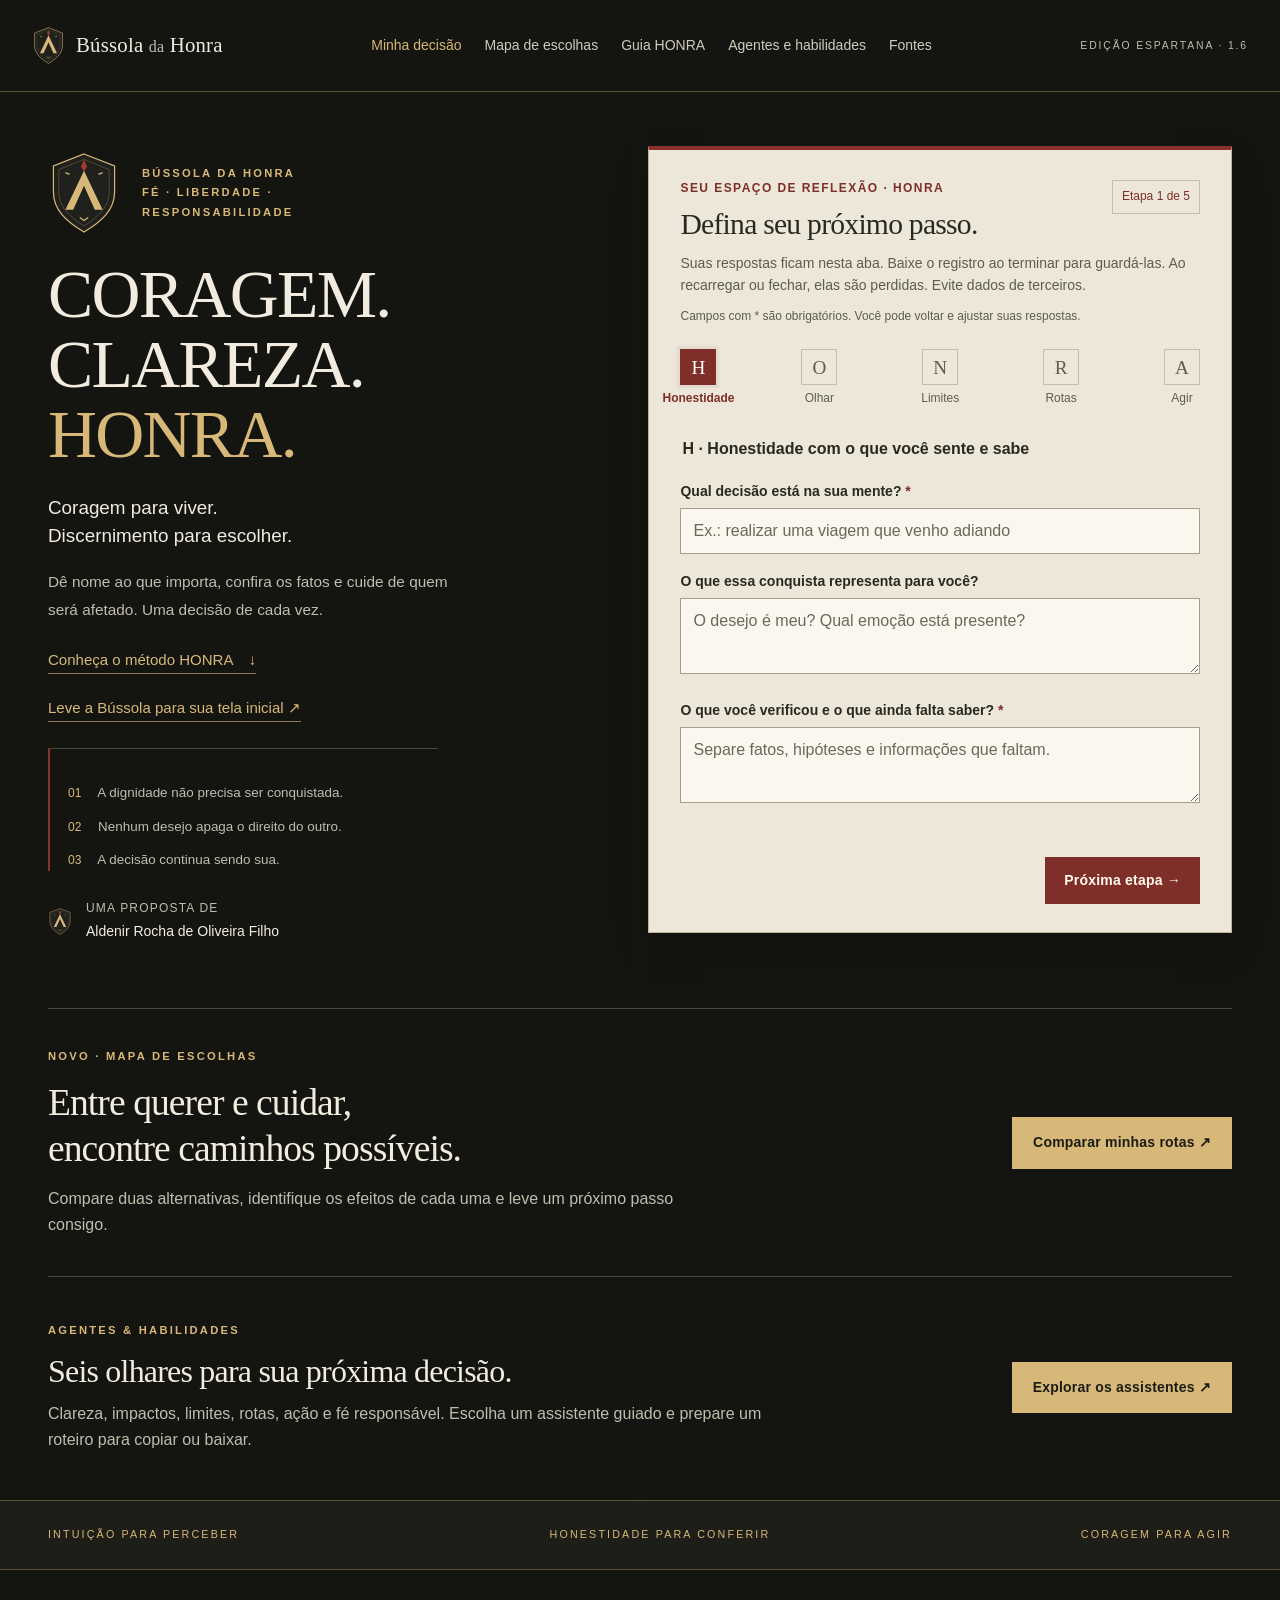
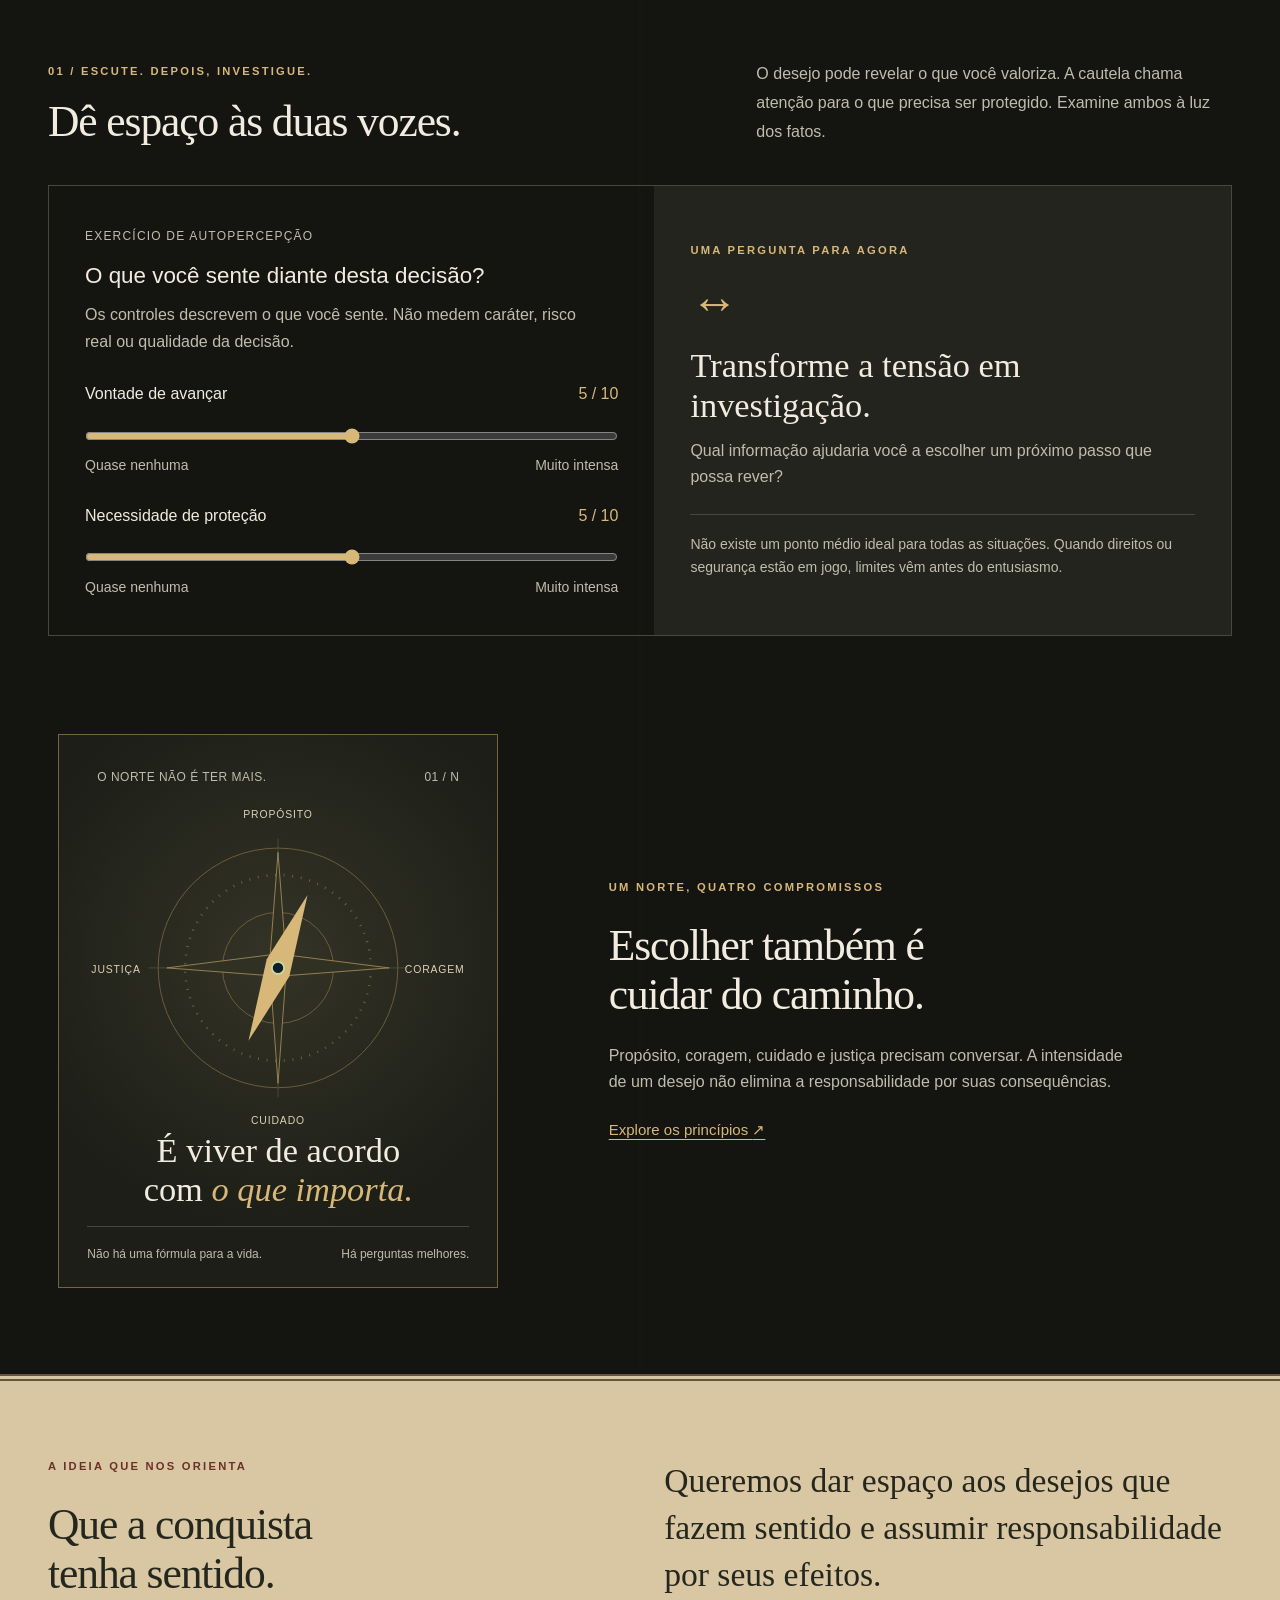
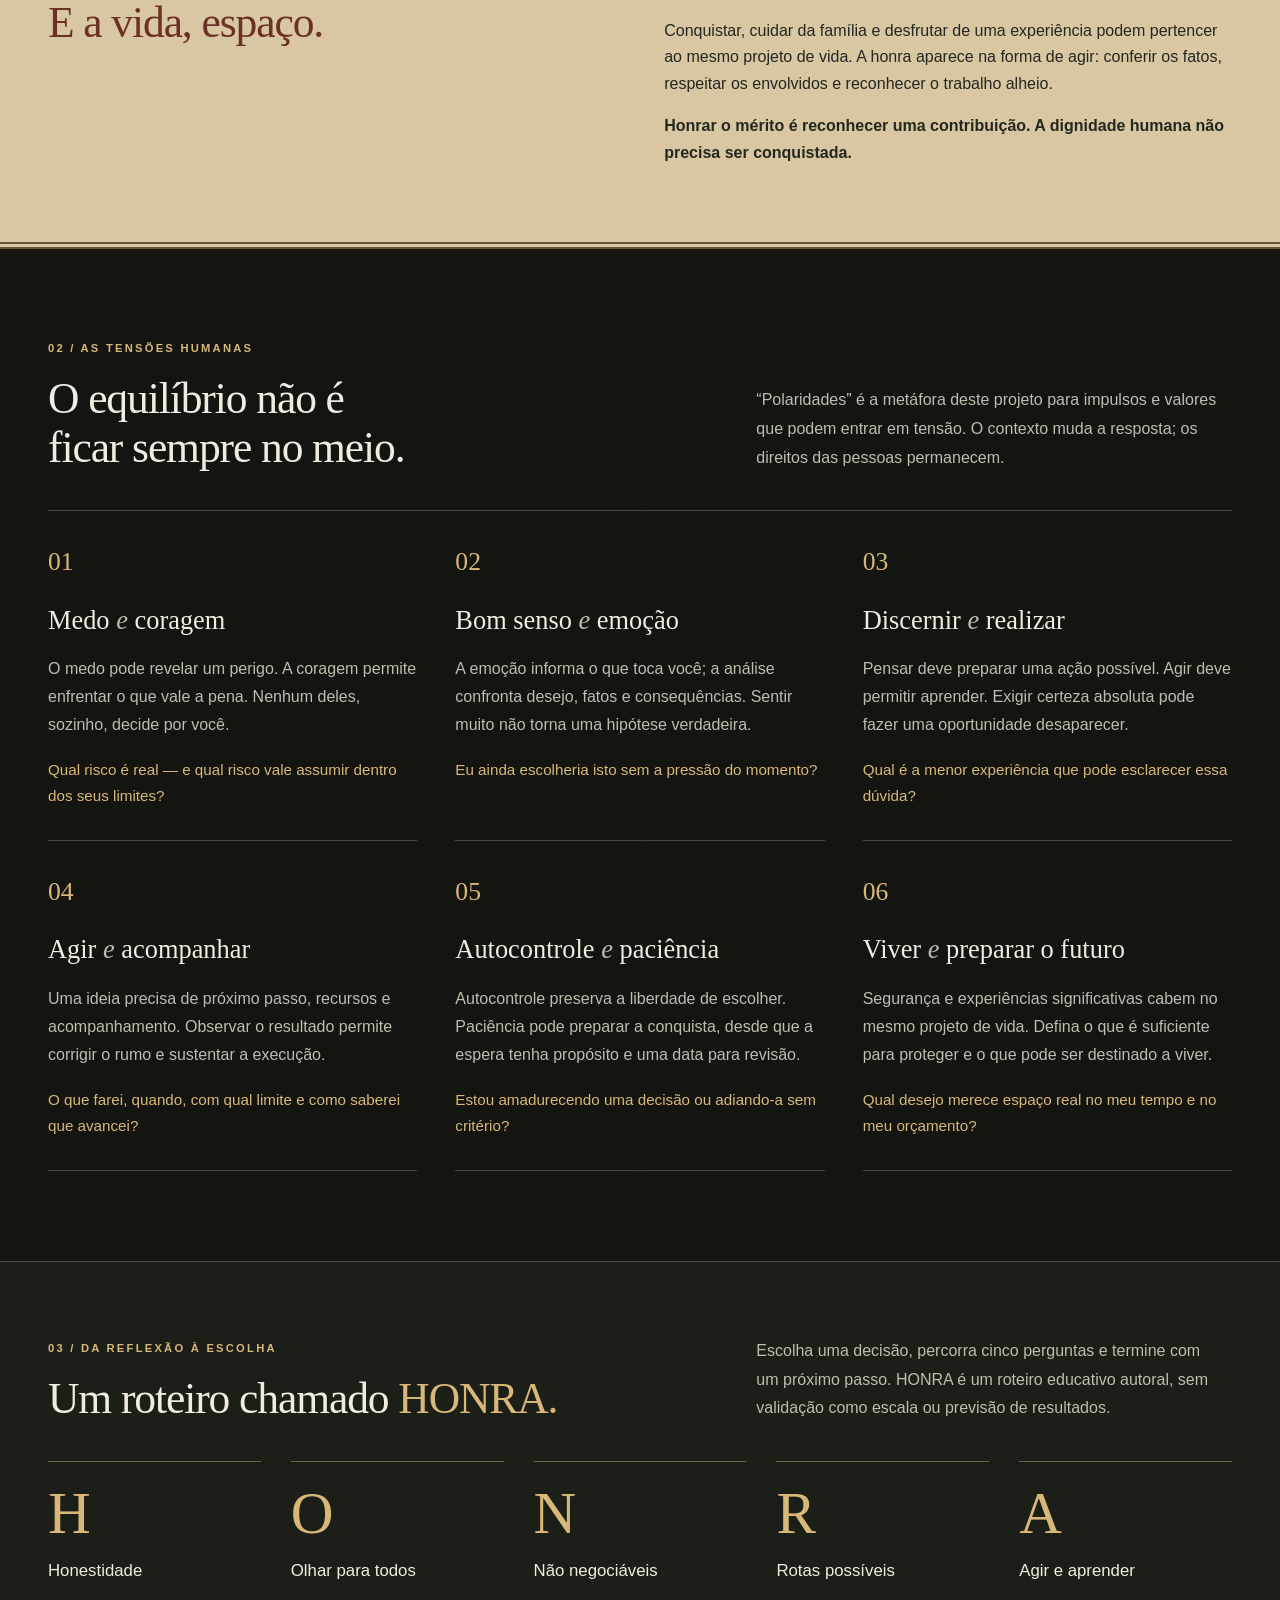
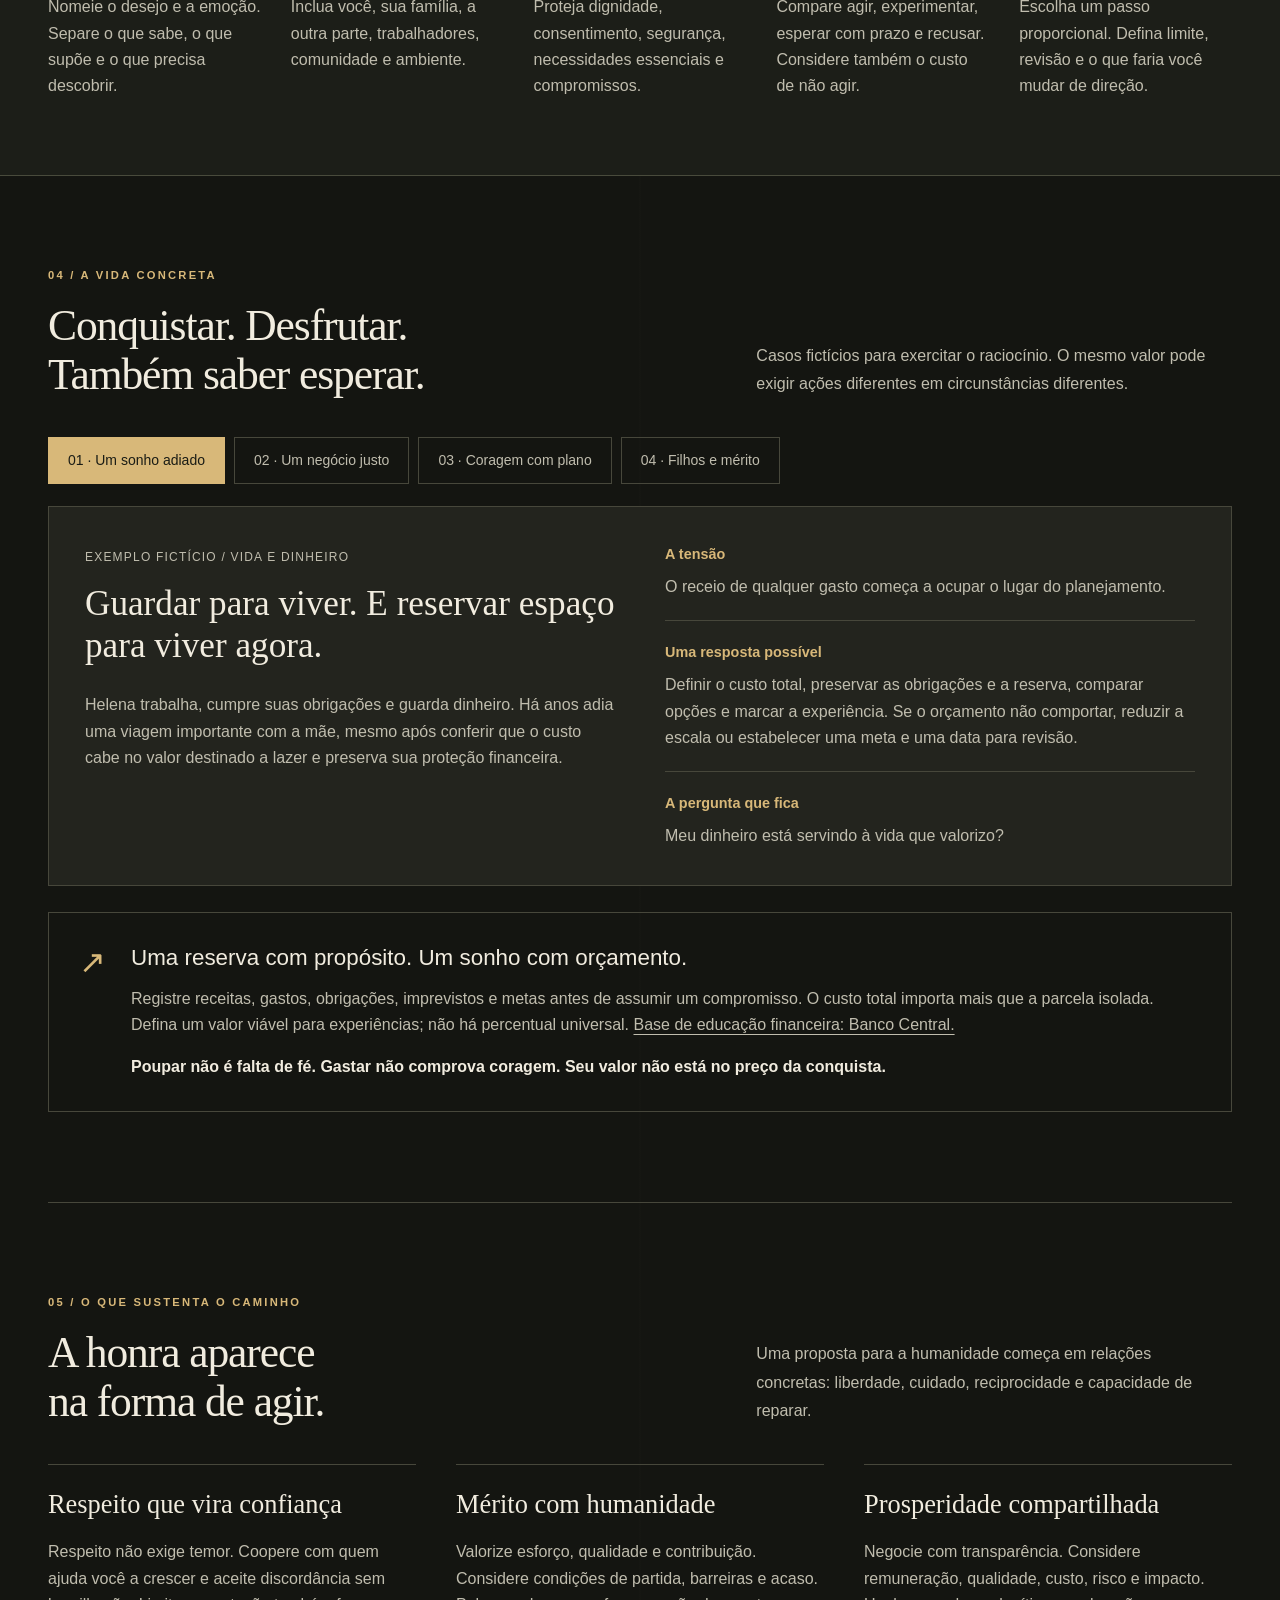
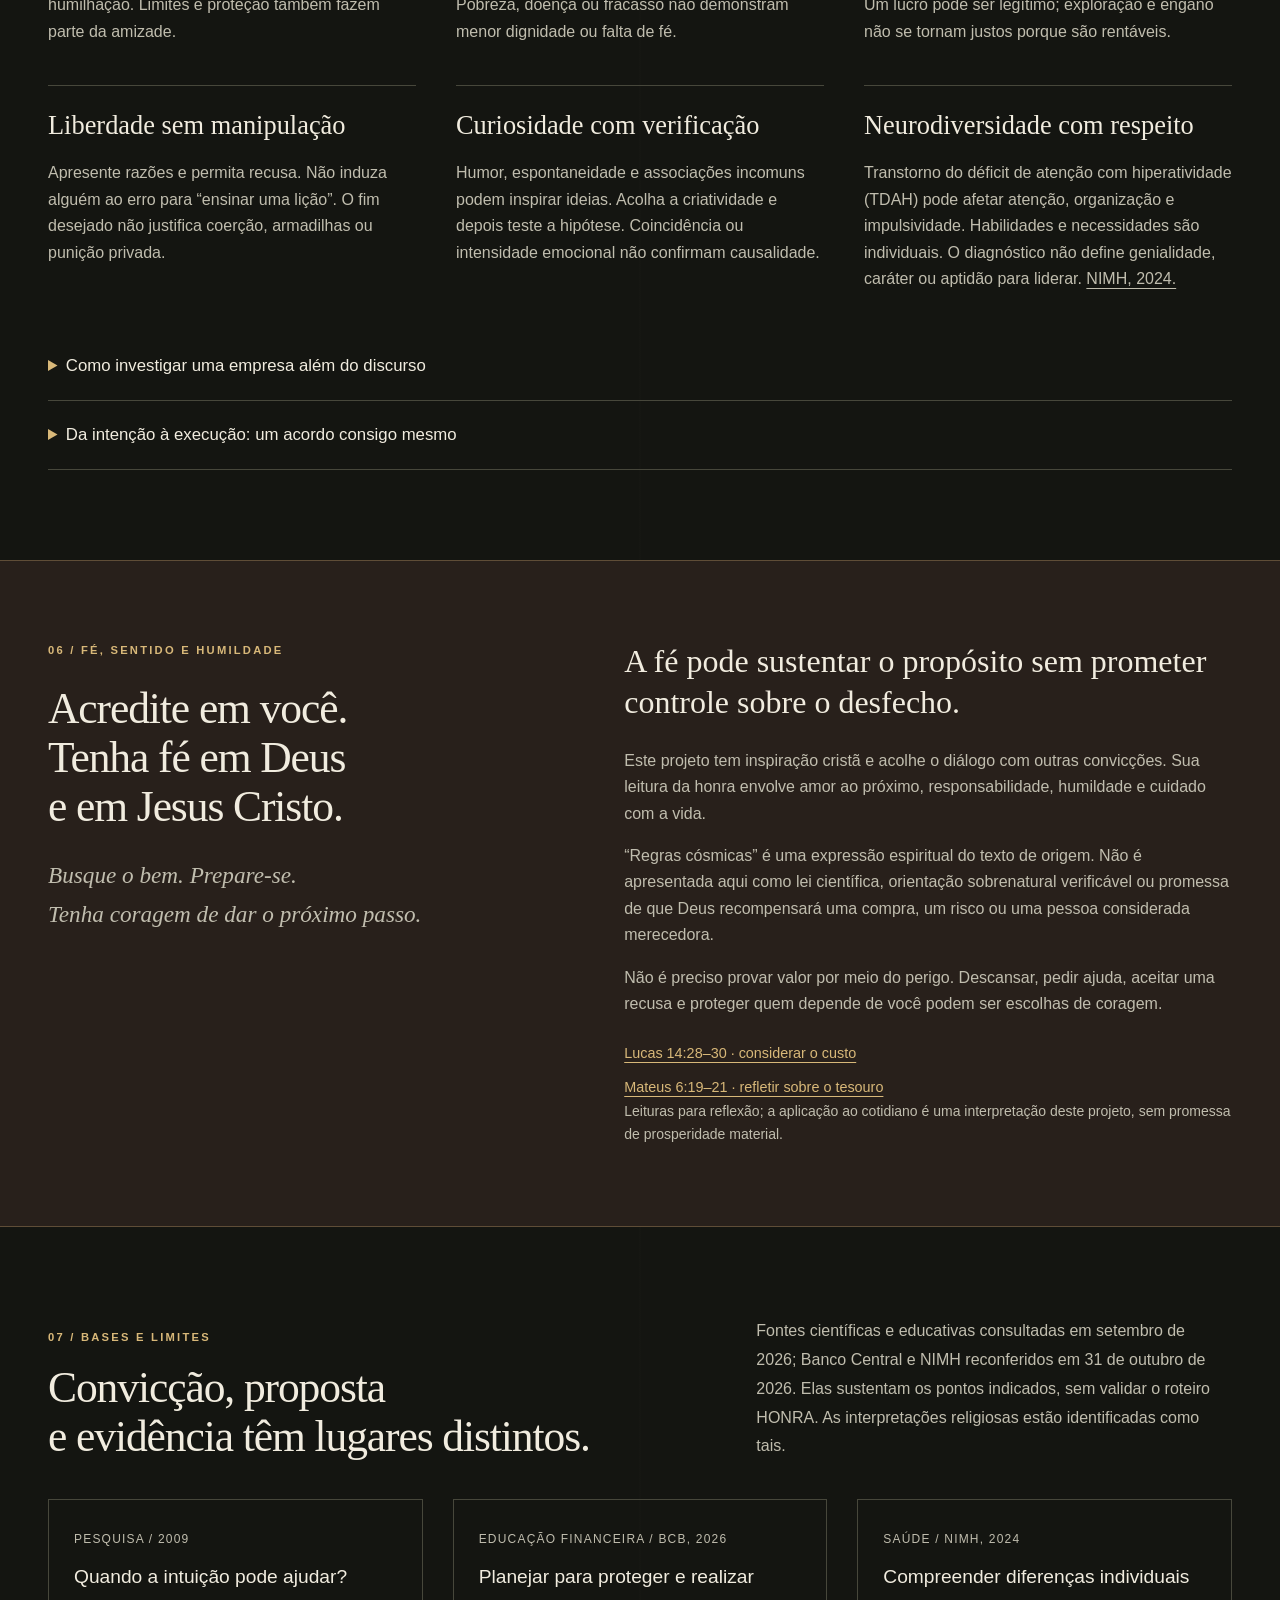
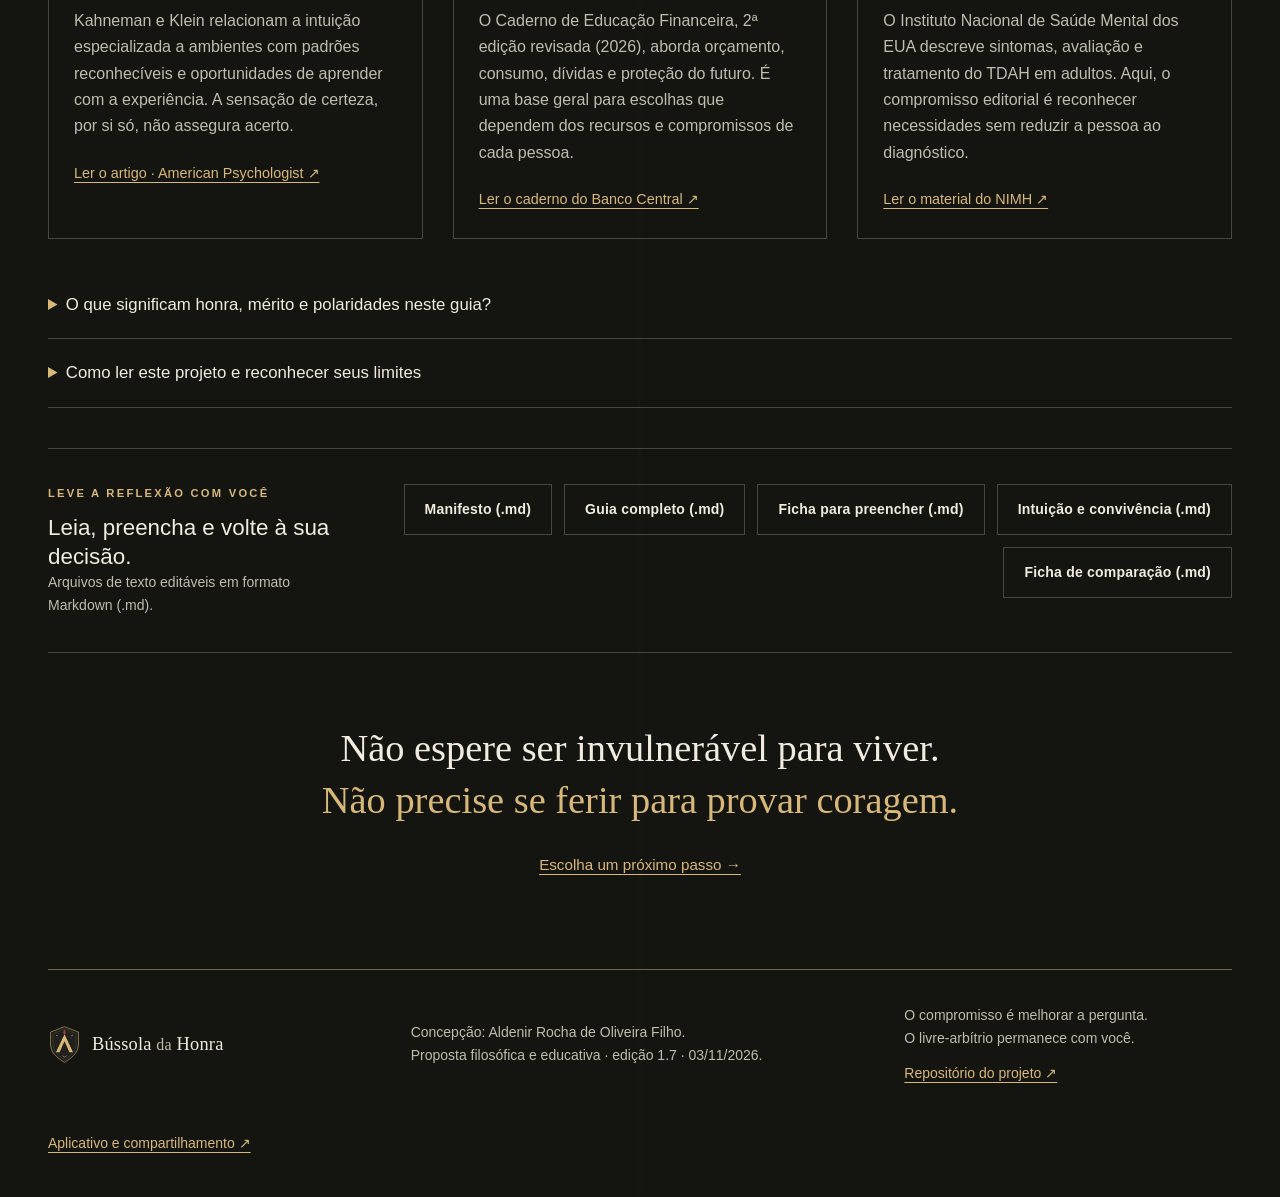
<file: index.html>
<!doctype html>
<html lang="pt-BR"><head>
<script src="platform.js" defer></script>
<meta charset="utf-8"><meta name="viewport" content="width=device-width,initial-scale=1"><meta name="theme-color" content="#141511">
<meta name="description" content="Coragem para viver. Discernimento para escolher. Um manifesto e um guia de reflexão sobre fé, intuição, justiça e decisões que importam.">
<title>Bússola da Honra · Seu próximo passo, seu verdadeiro norte</title>
<meta property="og:type" content="website"><meta property="og:locale" content="pt_BR"><meta property="og:site_name" content="Bússola da Honra"><meta property="og:title" content="Bússola da Honra · Seu próximo passo, seu verdadeiro norte"><meta property="og:description" content="Coragem para viver. Discernimento para escolher. Um manifesto e um guia de reflexão sobre fé, intuição, justiça e decisões que importam."><meta property="og:url" content="https://aldenirfilho.github.io/bussola-da-honra-site/">

<link rel="icon" type="image/svg+xml" href="assets/escudo-honra.svg?v=honra-1-7">
<link rel="stylesheet" href="styles.css?v=honra-1-7"><link rel="stylesheet" href="assistants.css?v=honra-1-7"><script src="decision-logic.js?v=honra-1-7" defer></script><script src="app.js?v=honra-1-7" defer></script><link rel="stylesheet" href="spartan.css?v=115990a8e4">
<link rel="manifest" href="manifest.webmanifest"><link rel="apple-touch-icon" href="icons/icon-180.png"><meta name="apple-mobile-web-app-capable" content="yes"><meta name="apple-mobile-web-app-title" content="Bússola da Honra"><link rel="stylesheet" href="pwa.css?v=honra-1-7">
<script src="pwa.js?v=honra-1-7" defer></script></head>
<body><a class="skip" href="#conteudo">Ir para o conteúdo</a>
<header class="site-header"><a class="brand" href="#inicio"><span class="brand-mark" aria-hidden="true"><svg class="shield-icon" width="33" height="39" aria-hidden="true" xmlns="http://www.w3.org/2000/svg" viewBox="0 0 120 140" fill="none">
  <path d="M60 5 111 25v43c0 30-21 49-51 67C30 117 9 98 9 68V25Z" fill="#20211c" stroke="#d8b879" stroke-width="2"/>
  <path d="M60 14 102 31v37c0 24-17 41-42 57-25-16-42-33-42-57V31Z" stroke="#756441"/>
  <path d="m60 33 31 65H78L60 58 42 98H29Z" fill="#d8b879"/>
  <path d="m60 14 5 12-5 9-5-9Z" fill="#9e3d33"/>
  <path d="m53 111 7 5 7-5M29 36l7 3m48 0 7-3" stroke="#d8b879" stroke-width="2"/>
</svg></span><span>Bússola <i>da</i> Honra</span></a><button class="menu-toggle" type="button" aria-expanded="false" aria-controls="main-nav">Menu <span aria-hidden="true">☰</span></button><nav id="main-nav" aria-label="Navegação principal"><a href="#praticar">Minha decisão</a><a href="mapa.html">Mapa de escolhas</a><a href="#honra">Guia HONRA</a><a href="agentes.html">Agentes e habilidades</a><a href="#fontes">Fontes</a></nav><span class="edition">EDIÇÃO ESPARTANA · 1.6</span></header>
<main id="conteudo">
<section class="hero wrap" id="inicio" aria-labelledby="hero-title">
<div class="hero-copy"><div class="hero-insignia"><svg class="shield-icon" width="72" height="84" aria-hidden="true" xmlns="http://www.w3.org/2000/svg" viewBox="0 0 120 140" fill="none">
  <path d="M60 5 111 25v43c0 30-21 49-51 67C30 117 9 98 9 68V25Z" fill="#20211c" stroke="#d8b879" stroke-width="2"/>
  <path d="M60 14 102 31v37c0 24-17 41-42 57-25-16-42-33-42-57V31Z" stroke="#756441"/>
  <path d="m60 33 31 65H78L60 58 42 98H29Z" fill="#d8b879"/>
  <path d="m60 14 5 12-5 9-5-9Z" fill="#9e3d33"/>
  <path d="m53 111 7 5 7-5M29 36l7 3m48 0 7-3" stroke="#d8b879" stroke-width="2"/>
</svg><p class="eyebrow">BÚSSOLA DA HONRA<br>FÉ · LIBERDADE · RESPONSABILIDADE</p></div>
<h1 id="hero-title">Coragem.<br>Clareza.<br><em>Honra.</em></h1>
<p class="lead">Coragem para viver.<br> Discernimento para escolher.</p>
<p class="hero-note">Dê nome ao que importa, confira os fatos e cuide de quem será afetado. Uma decisão de cada vez.</p>
<a class="button primary mobile-start" href="#praticar">Refletir sobre minha decisão <span aria-hidden="true">↗</span></a>
<p class="reading-entry"><a href="#honra">Conheça o método HONRA <span aria-hidden="true">↓</span></a></p>
<p class="reading-entry"><a href="aplicativo.html">Leve a Bússola para sua tela inicial ↗</a></p><div class="hero-principles"><p><span>01</span> A dignidade não precisa ser conquistada.</p><p><span>02</span> Nenhum desejo apaga o direito do outro.</p><p><span>03</span> A decisão continua sendo sua.</p></div>
<div class="hero-signature"><span class="brand-mark" aria-hidden="true"><svg class="shield-icon" width="33" height="39" aria-hidden="true" xmlns="http://www.w3.org/2000/svg" viewBox="0 0 120 140" fill="none">
  <path d="M60 5 111 25v43c0 30-21 49-51 67C30 117 9 98 9 68V25Z" fill="#20211c" stroke="#d8b879" stroke-width="2"/>
  <path d="M60 14 102 31v37c0 24-17 41-42 57-25-16-42-33-42-57V31Z" stroke="#756441"/>
  <path d="m60 33 31 65H78L60 58 42 98H29Z" fill="#d8b879"/>
  <path d="m60 14 5 12-5 9-5-9Z" fill="#9e3d33"/>
  <path d="m53 111 7 5 7-5M29 36l7 3m48 0 7-3" stroke="#d8b879" stroke-width="2"/>
</svg></span><span>UMA PROPOSTA DE<br><strong>Aldenir Rocha de Oliveira Filho</strong></span></div>
</div>
<div class="workshop" id="praticar"><div class="workshop-heading"><div><p class="eyebrow">SEU ESPAÇO DE REFLEXÃO · HONRA</p><h2>Defina seu próximo passo.</h2></div><span id="step-count">Etapa 1 de 5</span></div><p class="small">Suas respostas ficam nesta aba. Baixe o registro ao terminar para guardá-las. Ao recarregar ou fechar, elas são perdidas. Evite dados de terceiros.</p>
<noscript><p>Ative o JavaScript para usar o exercício. O roteiro HONRA e os materiais para download permanecem disponíveis.</p></noscript>
<p class="small form-instructions" id="form-instructions">Campos com * são obrigatórios. Você pode voltar e ajustar suas respostas.</p>
<form id="decision-form" aria-describedby="form-instructions">
<div class="step-track" aria-label="Progresso do roteiro"><span class="active" aria-current="step" data-label="Honestidade">H</span><span data-label="Olhar">O</span><span data-label="Limites">N</span><span data-label="Rotas">R</span><span data-label="Agir">A</span></div>
<fieldset class="form-step"><legend>H · Honestidade com o que você sente e sabe</legend><label for="decision">Qual decisão está na sua mente? <span aria-label="obrigatório">*</span></label><input id="decision" name="decision" maxlength="240" required placeholder="Ex.: realizar uma viagem que venho adiando"><label for="desire-reason">O que essa conquista representa para você?</label><textarea id="desire-reason" name="desireReason" maxlength="1500" placeholder="O desejo é meu? Qual emoção está presente?"></textarea><label for="facts">O que você verificou e o que ainda falta saber? <span aria-label="obrigatório">*</span></label><textarea id="facts" name="facts" maxlength="2000" required placeholder="Separe fatos, hipóteses e informações que faltam."></textarea></fieldset>
<fieldset class="form-step" hidden><legend>O · Olhar para quem participa e para quem recebe o impacto</legend><label for="people">Quem ganha, quem assume riscos e quem precisa ser ouvido? <span aria-label="obrigatório">*</span></label><textarea id="people" name="people" maxlength="2000" required placeholder="Inclua você. Considere também quem tem menos poder de negociação."></textarea><label for="fairness">O que seria um resultado justo — inclusive para você?</label><textarea id="fairness" name="fairness" maxlength="1500" placeholder="Ganhos legítimos, custos distribuídos e respeito a limites."></textarea></fieldset>
<fieldset class="form-step" hidden><legend>N · Limites que o entusiasmo não pode apagar</legend><p class="field-help">Responda com base no que você verificou. A ausência de um alerta aqui não comprova segurança.</p><label for="harm">Há risco grave, violação de direitos ou falta de consentimento?</label><select id="harm" name="harm" required><option value="">Selecione</option><option value="unknown">Ainda não consegui esclarecer</option><option value="yes">Sim, identifiquei um problema</option><option value="no">Não identifiquei, após conferir</option></select><label for="resources">A decisão preserva necessidades essenciais, obrigações e proteção para imprevistos?</label><select id="resources" name="resources" required><option value="">Selecione</option><option value="unknown">Ainda não conferi os recursos e custos</option><option value="no">Não, compromete algo essencial</option><option value="yes">Sim, conferi e preserva</option></select><label for="pressure">Há pressão para decidir, agir escondido ou “provar sua fé”?</label><select id="pressure" name="pressure" required><option value="">Selecione</option><option value="unknown">Não tenho clareza</option><option value="yes">Sim, sinto essa pressão</option><option value="no">Não identifiquei essa pressão</option></select></fieldset>
<fieldset class="form-step" hidden><legend>R · Rotas: fazer, testar, esperar ou recusar</legend><label for="options">Quais alternativas concretas existem? <span aria-label="obrigatório">*</span></label><textarea id="options" name="options" maxlength="2000" required placeholder="Compare pelo menos duas. Inclua o custo de esperar e uma opção menor ou reversível."></textarea><label for="counterpoint">Qual é o melhor argumento contra sua opção preferida?</label><textarea id="counterpoint" name="counterpoint" maxlength="1500" placeholder="Que evidência faria você mudar de ideia? O que pode dar errado?"></textarea></fieldset>
<fieldset class="form-step" hidden><legend>A · Agir com limite e aprender com a realidade</legend><label for="action">Qual será o próximo passo? <span aria-label="obrigatório">*</span></label><textarea id="action" name="action" maxlength="1500" required placeholder="Uma ação específica e sob seu controle: perguntar, conferir, testar ou decidir."></textarea><div class="field-pair"><div><label for="review">Quando vai revisar? <span aria-label="obrigatório">*</span></label><input id="review" name="review" type="date" required></div><div><label for="limit">Qual limite fará você parar? <span aria-label="obrigatório">*</span></label><input id="limit" name="limit" maxlength="300" required placeholder="Custo, tempo, condição ou sinal de risco"></div></div></fieldset>
<div class="form-actions"><button class="button" id="previous" type="button" hidden>Voltar</button><button class="button primary" id="next" type="button">Próxima etapa →</button><button class="button primary" id="finish" type="submit" hidden>Organizar minha reflexão →</button></div>
</form>
<section id="decision-result" class="decision-result" hidden aria-labelledby="result-title" tabindex="-1"><p class="eyebrow">SEU REGISTRO DE DECISÃO</p><h3 id="result-title"></h3><p id="result-guidance"></p><div id="result-points"></div><p class="small">Esta síntese organiza o que você informou. Confira as pendências antes de assumir o compromisso. Ela não substitui avaliação profissional nem garante o resultado.</p><dl id="result-details"></dl><div class="form-actions"><button class="button primary" id="download" type="button">Baixar meu registro (.md)</button><button class="button" id="print-record" type="button">Imprimir / salvar PDF</button><button class="button" id="edit" type="button">Revisar respostas</button></div></section>
</div>
</section>
<section class="choice-invitation wrap" aria-labelledby="choice-title"><div><p class="eyebrow">NOVO · MAPA DE ESCOLHAS</p><h2 id="choice-title">Entre querer e cuidar,<br>encontre caminhos possíveis.</h2><p>Compare duas alternativas, identifique os efeitos de cada uma e leve um próximo passo consigo.</p></div><a class="button primary" href="mapa.html">Comparar minhas rotas ↗</a></section>
<section class="agents-invitation wrap" aria-labelledby="agents-title"><div><p class="eyebrow">AGENTES & HABILIDADES</p><h2 id="agents-title">Seis olhares para sua próxima decisão.</h2><p>Clareza, impactos, limites, rotas, ação e fé responsável. Escolha um assistente guiado e prepare um roteiro para copiar ou baixar.</p></div><a class="button primary" href="agentes.html">Explorar os assistentes ↗</a></section>
<div class="principle-strip"><div class="wrap"><span>INTUIÇÃO PARA PERCEBER</span><span>HONESTIDADE PARA CONFERIR</span><span>CORAGEM PARA AGIR</span></div></div>
<section class="section wrap" id="bussola" aria-labelledby="bussola-title"><div class="section-heading"><div><p class="eyebrow">01 / ESCUTE. DEPOIS, INVESTIGUE.</p><h2 id="bussola-title">Dê espaço às duas vozes.</h2></div><p>O desejo pode revelar o que você valoriza. A cautela chama atenção para o que precisa ser protegido. Examine ambos à luz dos fatos.</p></div>
<div class="balance-grid"><div class="balance-controls"><p class="tag">EXERCÍCIO DE AUTOPERCEPÇÃO</p><h3>O que você sente diante desta decisão?</h3><p>Os controles descrevem o que você sente. Não medem caráter, risco real ou qualidade da decisão.</p><label for="desire">Vontade de avançar <output id="desire-value" for="desire">5 / 10</output></label><input id="desire" type="range" min="0" max="10" value="5"><div class="range-labels"><span>Quase nenhuma</span><span>Muito intensa</span></div><label for="caution">Necessidade de proteção <output id="caution-value" for="caution">5 / 10</output></label><input id="caution" type="range" min="0" max="10" value="5"><div class="range-labels"><span>Quase nenhuma</span><span>Muito intensa</span></div></div>
<div class="balance-result" aria-live="polite" aria-atomic="true"><span class="eyebrow">UMA PERGUNTA PARA AGORA</span><span class="result-symbol" aria-hidden="true">↔</span><h3 id="balance-title">Transforme a tensão em investigação.</h3><p id="balance-text">Qual informação ajudaria você a escolher um próximo passo que possa rever?</p><p class="small">Não existe um ponto médio ideal para todas as situações. Quando direitos ou segurança estão em jogo, limites vêm antes do entusiasmo.</p></div></div></section>
<section class="compass-interlude wrap" aria-label="Os compromissos da bússola"><div class="compass-card"><div class="card-top"><span>O NORTE NÃO É TER MAIS.</span><span aria-hidden="true">01 / N</span></div>
<svg class="compass" viewBox="0 0 440 400" role="img" aria-labelledby="compass-title compass-desc"><title id="compass-title">Bússola dos compromissos</title><desc id="compass-desc">Propósito, coragem, cuidado e justiça cercam uma decisão. Nenhuma direção elimina as outras.</desc><circle cx="220" cy="198" r="138" class="ring"/><circle cx="220" cy="198" r="107" class="ring dashed"/><circle cx="220" cy="198" r="64" class="ring"/><path d="M220 49V347M71 198H369" class="axis"/><path d="m220 65 9 118 119 15-119 9-9 124-9-124-119-9 119-15Z" class="rose"/><path d="m254 114-21 94-47 74 21-94Z" class="needle"/><circle cx="220" cy="198" r="7" fill="#101e27" stroke="#c8dba8" stroke-width="2"/><text x="220" y="25" text-anchor="middle">PROPÓSITO</text><text x="435" y="204" text-anchor="end">CORAGEM</text><text x="220" y="378" text-anchor="middle">CUIDADO</text><text x="5" y="204">JUSTIÇA</text></svg>
<p class="compass-caption">É viver de acordo<br>com <em>o que importa.</em></p><div class="card-bottom"><span>Não há uma fórmula para a vida.</span><span>Há perguntas melhores.</span></div></div><div><p class="eyebrow">UM NORTE, QUATRO COMPROMISSOS</p><h2>Escolher também é<br>cuidar do caminho.</h2><p>Propósito, coragem, cuidado e justiça precisam conversar. A intensidade de um desejo não elimina a responsabilidade por suas consequências.</p><a href="#principios" class="text-link">Explore os princípios <span aria-hidden="true">↗</span></a></div></section>
<section class="manifesto-section" id="manifesto"><div class="wrap manifesto-grid"><div><p class="eyebrow">A IDEIA QUE NOS ORIENTA</p><h2>Que a conquista<br>tenha sentido.<br><em>E a vida, espaço.</em></h2></div><div><p class="large-copy">Queremos dar espaço aos desejos que fazem sentido e assumir responsabilidade por seus efeitos.</p><p>Conquistar, cuidar da família e desfrutar de uma experiência podem pertencer ao mesmo projeto de vida. A honra aparece na forma de agir: conferir os fatos, respeitar os envolvidos e reconhecer o trabalho alheio.</p><p><strong>Honrar o mérito é reconhecer uma contribuição. A dignidade humana não precisa ser conquistada.</strong></p></div></div></section>
<section class="section wrap" id="tensoes"><div class="section-heading"><div><p class="eyebrow">02 / AS TENSÕES HUMANAS</p><h2>O equilíbrio não é<br>ficar sempre no meio.</h2></div><p>“Polaridades” é a metáfora deste projeto para impulsos e valores que podem entrar em tensão. O contexto muda a resposta; os direitos das pessoas permanecem.</p></div>
<div class="tension-grid">
<article><span class="number">01</span><h3>Medo <span>e</span> coragem</h3><p>O medo pode revelar um perigo. A coragem permite enfrentar o que vale a pena. Nenhum deles, sozinho, decide por você.</p><p class="question">Qual risco é real — e qual risco vale assumir dentro dos seus limites?</p></article>
<article><span class="number">02</span><h3>Bom senso <span>e</span> emoção</h3><p>A emoção informa o que toca você; a análise confronta desejo, fatos e consequências. Sentir muito não torna uma hipótese verdadeira.</p><p class="question">Eu ainda escolheria isto sem a pressão do momento?</p></article>
<article><span class="number">03</span><h3>Discernir <span>e</span> realizar</h3><p>Pensar deve preparar uma ação possível. Agir deve permitir aprender. Exigir certeza absoluta pode fazer uma oportunidade desaparecer.</p><p class="question">Qual é a menor experiência que pode esclarecer essa dúvida?</p></article>
<article><span class="number">04</span><h3>Agir <span>e</span> acompanhar</h3><p>Uma ideia precisa de próximo passo, recursos e acompanhamento. Observar o resultado permite corrigir o rumo e sustentar a execução.</p><p class="question">O que farei, quando, com qual limite e como saberei que avancei?</p></article>
<article><span class="number">05</span><h3>Autocontrole <span>e</span> paciência</h3><p>Autocontrole preserva a liberdade de escolher. Paciência pode preparar a conquista, desde que a espera tenha propósito e uma data para revisão.</p><p class="question">Estou amadurecendo uma decisão ou adiando-a sem critério?</p></article>
<article><span class="number">06</span><h3>Viver <span>e</span> preparar o futuro</h3><p>Segurança e experiências significativas cabem no mesmo projeto de vida. Defina o que é suficiente para proteger e o que pode ser destinado a viver.</p><p class="question">Qual desejo merece espaço real no meu tempo e no meu orçamento?</p></article>
</div></section>
<section class="method-section" id="honra"><div class="wrap"><div class="section-heading"><div><p class="eyebrow">03 / DA REFLEXÃO À ESCOLHA</p><h2>Um roteiro chamado <em>HONRA.</em></h2></div><p>Escolha uma decisão, percorra cinco perguntas e termine com um próximo passo. HONRA é um roteiro educativo autoral, sem validação como escala ou previsão de resultados.</p></div>
<div class="method-grid">
<article><span>H</span><h3>Honestidade</h3><p>Nomeie o desejo e a emoção. Separe o que sabe, o que supõe e o que precisa descobrir.</p></article>
<article><span>O</span><h3>Olhar para todos</h3><p>Inclua você, sua família, a outra parte, trabalhadores, comunidade e ambiente.</p></article>
<article><span>N</span><h3>Não negociáveis</h3><p>Proteja dignidade, consentimento, segurança, necessidades essenciais e compromissos.</p></article>
<article><span>R</span><h3>Rotas possíveis</h3><p>Compare agir, experimentar, esperar com prazo e recusar. Considere também o custo de não agir.</p></article>
<article><span>A</span><h3>Agir e aprender</h3><p>Escolha um passo proporcional. Defina limite, revisão e o que faria você mudar de direção.</p></article>
</div>
</div></section>
<section class="section wrap" id="vida"><div class="section-heading"><div><p class="eyebrow">04 / A VIDA CONCRETA</p><h2>Conquistar. Desfrutar.<br>Também saber esperar.</h2></div><p>Casos fictícios para exercitar o raciocínio. O mesmo valor pode exigir ações diferentes em circunstâncias diferentes.</p></div>
<div class="case-buttons" role="group" aria-label="Escolha um exemplo"><button type="button" aria-pressed="true" data-case="sonho">01 · Um sonho adiado</button><button type="button" aria-pressed="false" data-case="compra">02 · Um negócio justo</button><button type="button" aria-pressed="false" data-case="coragem">03 · Coragem com plano</button><button type="button" aria-pressed="false" data-case="familia">04 · Filhos e mérito</button></div>
<article class="case-panel" id="case-panel" aria-live="polite"><div><p class="tag" id="case-label">EXEMPLO FICTÍCIO / VIDA E DINHEIRO</p><h3 id="case-title">Guardar para viver. E reservar espaço para viver agora.</h3><p id="case-story">Helena trabalha, cumpre suas obrigações e guarda dinheiro. Há anos adia uma viagem importante com a mãe, mesmo após conferir que o custo cabe no valor destinado a lazer e preserva sua proteção financeira.</p></div><div class="case-lessons"><p><strong>A tensão</strong><span id="case-tension">O receio de qualquer gasto começa a ocupar o lugar do planejamento.</span></p><p><strong>Uma resposta possível</strong><span id="case-action">Definir o custo total, preservar as obrigações e a reserva, comparar opções e marcar a experiência. Se o orçamento não comportar, reduzir a escala ou estabelecer uma meta e uma data para revisão.</span></p><p><strong>A pergunta que fica</strong><span id="case-question">Meu dinheiro está servindo à vida que valorizo?</span></p></div></article>
<div class="finance-note"><span aria-hidden="true">↗</span><div><h3>Uma reserva com propósito. Um sonho com orçamento.</h3><p>Registre receitas, gastos, obrigações, imprevistos e metas antes de assumir um compromisso. O custo total importa mais que a parcela isolada. Defina um valor viável para experiências; não há percentual universal. <a href="#fontes">Base de educação financeira: Banco Central.</a></p><p><strong>Poupar não é falta de fé. Gastar não comprova coragem. Seu valor não está no preço da conquista.</strong></p></div></div></section>
<section class="section wrap principles" id="principios"><div class="section-heading"><div><p class="eyebrow">05 / O QUE SUSTENTA O CAMINHO</p><h2>A honra aparece<br>na forma de agir.</h2></div><p>Uma proposta para a humanidade começa em relações concretas: liberdade, cuidado, reciprocidade e capacidade de reparar.</p></div>
<div class="principles-grid"><article><h3>Respeito que vira confiança</h3><p>Respeito não exige temor. Coopere com quem ajuda você a crescer e aceite discordância sem humilhação. Limites e proteção também fazem parte da amizade.</p></article><article><h3>Mérito com humanidade</h3><p>Valorize esforço, qualidade e contribuição. Considere condições de partida, barreiras e acaso. Pobreza, doença ou fracasso não demonstram menor dignidade ou falta de fé.</p></article><article><h3>Prosperidade compartilhada</h3><p>Negocie com transparência. Considere remuneração, qualidade, custo, risco e impacto. Um lucro pode ser legítimo; exploração e engano não se tornam justos porque são rentáveis.</p></article><article><h3>Liberdade sem manipulação</h3><p>Apresente razões e permita recusa. Não induza alguém ao erro para “ensinar uma lição”. O fim desejado não justifica coerção, armadilhas ou punição privada.</p></article><article><h3>Curiosidade com verificação</h3><p>Humor, espontaneidade e associações incomuns podem inspirar ideias. Acolha a criatividade e depois teste a hipótese. Coincidência ou intensidade emocional não confirmam causalidade.</p></article><article><h3>Neurodiversidade com respeito</h3><p>Transtorno do déficit de atenção com hiperatividade (TDAH) pode afetar atenção, organização e impulsividade. Habilidades e necessidades são individuais. O diagnóstico não define genialidade, caráter ou aptidão para liderar. <a href="#fonte-nimh">NIMH, 2024.</a></p></article></div>
<details><summary>Como investigar uma empresa além do discurso</summary><div class="details-body"><ol><li>Confira qualidade, segurança, garantia, assistência, preço total e condições por escrito.</li><li>Confronte publicidade e projetos sociais com evidências: resultados, continuidade, transparência e fontes independentes.</li><li>Observe como a empresa trata consumidores, trabalhadores e o ambiente. Busque padrões e respostas, sem concluir a partir de um relato isolado.</li><li>Reconheça limites da pesquisa: filantropia não comprova qualidade do produto; baixo preço não prova exploração; margem elevada, sozinha, não prova abuso.</li><li>Escolha o que atende sua necessidade e seus valores dentro de um custo viável. Recusar um mau negócio também é exercer liberdade.</li></ol></div></details>
<details><summary>Da intenção à execução: um acordo consigo mesmo</summary><div class="details-body"><p>Transforme “quero mudar” em “farei este passo neste contexto”. Escolha uma tarefa, deixe o próximo movimento visível, reserve tempo e combine uma revisão. Use apoio e ferramentas quando ajudarem. Se algo falhar, revise a estratégia sem converter o erro em condenação pessoal.</p><p>Ao revisar: o que aconteceu, o que era previsível, o que não era e o que precisa mudar? Um resultado feliz não prova que o risco era razoável; um resultado ruim não apaga uma decisão bem fundamentada.</p></div></details></section>
<section class="faith-section"><div class="wrap faith-grid"><div><p class="eyebrow">06 / FÉ, SENTIDO E HUMILDADE</p><h2>Acredite em você.<br>Tenha fé em Deus<br>e em Jesus Cristo.</h2><p class="faith-line">Busque o bem. Prepare-se.<br>Tenha coragem de dar o próximo passo.</p></div><div><p class="large-copy">A fé pode sustentar o propósito sem prometer controle sobre o desfecho.</p><p>Este projeto tem inspiração cristã e acolhe o diálogo com outras convicções. Sua leitura da honra envolve amor ao próximo, responsabilidade, humildade e cuidado com a vida.</p><p>“Regras cósmicas” é uma expressão espiritual do texto de origem. Não é apresentada aqui como lei científica, orientação sobrenatural verificável ou promessa de que Deus recompensará uma compra, um risco ou uma pessoa considerada merecedora.</p><p>Não é preciso provar valor por meio do perigo. Descansar, pedir ajuda, aceitar uma recusa e proteger quem depende de você podem ser escolhas de coragem.</p><div class="verse-links"><a href="https://www.vatican.va/archive/bible/nova_vulgata/documents/nova-vulgata_nt_evang-lucam_lt.html">Lucas 14:28–30 · considerar o custo</a><a href="https://www.vatican.va/archive/bible/nova_vulgata/documents/nova-vulgata_nt_evang-matthaeum_lt.html">Mateus 6:19–21 · refletir sobre o tesouro</a></div><p class="small">Leituras para reflexão; a aplicação ao cotidiano é uma interpretação deste projeto, sem promessa de prosperidade material.</p></div></div></section>
<section class="section wrap" id="fontes"><div class="section-heading"><div><p class="eyebrow">07 / BASES E LIMITES</p><h2>Convicção, proposta<br>e evidência têm lugares distintos.</h2></div><p>Fontes científicas e educativas consultadas em setembro de 2026; Banco Central e NIMH reconferidos em 31 de outubro de 2026. Elas sustentam os pontos indicados, sem validar o roteiro HONRA. As interpretações religiosas estão identificadas como tais.</p></div>
<div class="sources-grid"><article><span class="tag">PESQUISA / 2009</span><h3>Quando a intuição pode ajudar?</h3><p>Kahneman e Klein relacionam a intuição especializada a ambientes com padrões reconhecíveis e oportunidades de aprender com a experiência. A sensação de certeza, por si só, não assegura acerto.</p><a href="https://www.pef.uni-lj.si/wp-content/uploads/2026/05/Kahneman_Klein_2009_Conditions-for-Intuitive-Expertise_A-Failure-to-disagree_Am_Psi.pdf">Ler o artigo · American Psychologist ↗</a></article><article><span class="tag">EDUCAÇÃO FINANCEIRA / BCB, 2026</span><h3>Planejar para proteger e realizar</h3><p>O Caderno de Educação Financeira, 2ª edição revisada (2026), aborda orçamento, consumo, dívidas e proteção do futuro. É uma base geral para escolhas que dependem dos recursos e compromissos de cada pessoa.</p><a href="https://aprendervalor.bcb.gov.br/content/cidadaniafinanceira/documentos_cidadania/Cuidando_do_seu_dinheiro_Gestao_de_Financas_Pessoais/caderno_cidadania_financeira.pdf">Ler o caderno do Banco Central ↗</a></article><article id="fonte-nimh"><span class="tag">SAÚDE / NIMH, 2024</span><h3>Compreender diferenças individuais</h3><p>O Instituto Nacional de Saúde Mental dos EUA descreve sintomas, avaliação e tratamento do TDAH em adultos. Aqui, o compromisso editorial é reconhecer necessidades sem reduzir a pessoa ao diagnóstico.</p><a href="https://www.nimh.nih.gov/health/publications/adhd-what-you-need-to-know">Ler o material do NIMH ↗</a></article></div>
<details><summary>O que significam honra, mérito e polaridades neste guia?</summary><div class="details-body"><dl class="terms"><dt>Honra</dt><dd>Agir com integridade, reconhecer responsabilidades e reparar o que for possível.</dd><dt>Mérito</dt><dd>Reconhecer uma contribuição em seu contexto, considerando condições e oportunidades.</dd><dt>Polaridades</dt><dd>Metáfora para tensões entre impulsos e valores, como medo/coragem e desejo/cautela.</dd><dt>Equilíbrio</dt><dd>Escolher de acordo com a situação e seus limites. Nem toda decisão se resolve pelo meio-termo.</dd><dt>Livre-arbítrio</dt><dd>No uso ético do projeto, espaço de escolha e responsabilidade. O guia não resolve o debate sobre determinação da vontade.</dd></dl><p><a href="materiais/glossario.md" download>Baixar todos os termos do projeto (.md)</a> · <a href="materiais/referencias.md" download>Baixar as referências (.md)</a></p></div></details>
<details><summary>Como ler este projeto e reconhecer seus limites</summary><div class="details-body"><p><strong>Fé:</strong> convicções espirituais e interpretações cristãs. <strong>Filosofia:</strong> valores e argumentos normativos sobre uma vida justa. <strong>Evidência:</strong> afirmações delimitadas sustentadas nas fontes citadas. <strong>Ferramenta:</strong> perguntas autorais para organizar uma reflexão.</p><p>O guia não calcula merecimento, interpreta a vontade de Deus nem assegura o melhor resultado para todos. Interesses podem conflitar: torne os custos explícitos, respeite direitos e procure alternativas menos danosas.</p><p>O exercício não é triagem clínica, aconselhamento financeiro individual ou orientação jurídica. Situações urgentes e decisões de alto impacto exigem avaliação apropriada; um roteiro de reflexão não deve atrasar atendimento necessário.</p><p>Respostas do exercício permanecem na memória desta aba. Não há envio por formulário, banco de dados, rastreadores ou salvamento automático. A hospedagem pode registrar acessos conforme suas próprias regras.</p></div></details>
<div class="downloads"><div><p class="eyebrow">LEVE A REFLEXÃO COM VOCÊ</p><h3>Leia, preencha e volte à sua decisão.</h3><p class="small">Arquivos de texto editáveis em formato Markdown (.md).</p></div><div><a class="button" href="materiais/manifesto.md" download>Manifesto (.md)</a><a class="button" href="materiais/guia-decisional.md" download>Guia completo (.md)</a><a class="button" href="materiais/ficha-decisao.md" download>Ficha para preencher (.md)</a><a class="button" href="materiais/intuicao-e-convivencia.md" download>Intuição e convivência (.md)</a><a class="button" href="materiais/mapa-escolhas.md" download>Ficha de comparação (.md)</a></div></div>
<div class="closing"><p>Não espere ser invulnerável para viver.<br><em>Não precise se ferir para provar coragem.</em></p><a href="#praticar">Escolha um próximo passo →</a></div></section>

</main><footer class="site-footer wrap"><a class="brand" href="#inicio"><span class="brand-mark" aria-hidden="true"><svg class="shield-icon" width="33" height="39" aria-hidden="true" xmlns="http://www.w3.org/2000/svg" viewBox="0 0 120 140" fill="none">
  <path d="M60 5 111 25v43c0 30-21 49-51 67C30 117 9 98 9 68V25Z" fill="#20211c" stroke="#d8b879" stroke-width="2"/>
  <path d="M60 14 102 31v37c0 24-17 41-42 57-25-16-42-33-42-57V31Z" stroke="#756441"/>
  <path d="m60 33 31 65H78L60 58 42 98H29Z" fill="#d8b879"/>
  <path d="m60 14 5 12-5 9-5-9Z" fill="#9e3d33"/>
  <path d="m53 111 7 5 7-5M29 36l7 3m48 0 7-3" stroke="#d8b879" stroke-width="2"/>
</svg></span><span>Bússola <i>da</i> Honra</span></a><p>Concepção: Aldenir Rocha de Oliveira Filho.<br>Proposta filosófica e educativa · edição 1.7 · 03/11/2026.</p><p>O compromisso é melhorar a pergunta.<br>O livre-arbítrio permanece com você.<br><a href="https://github.com/aldenirfilho/bussola-da-honra-site">Repositório do projeto ↗</a></p><p><a href="aplicativo.html">Aplicativo e compartilhamento ↗</a></p></footer></body></html>
</file>
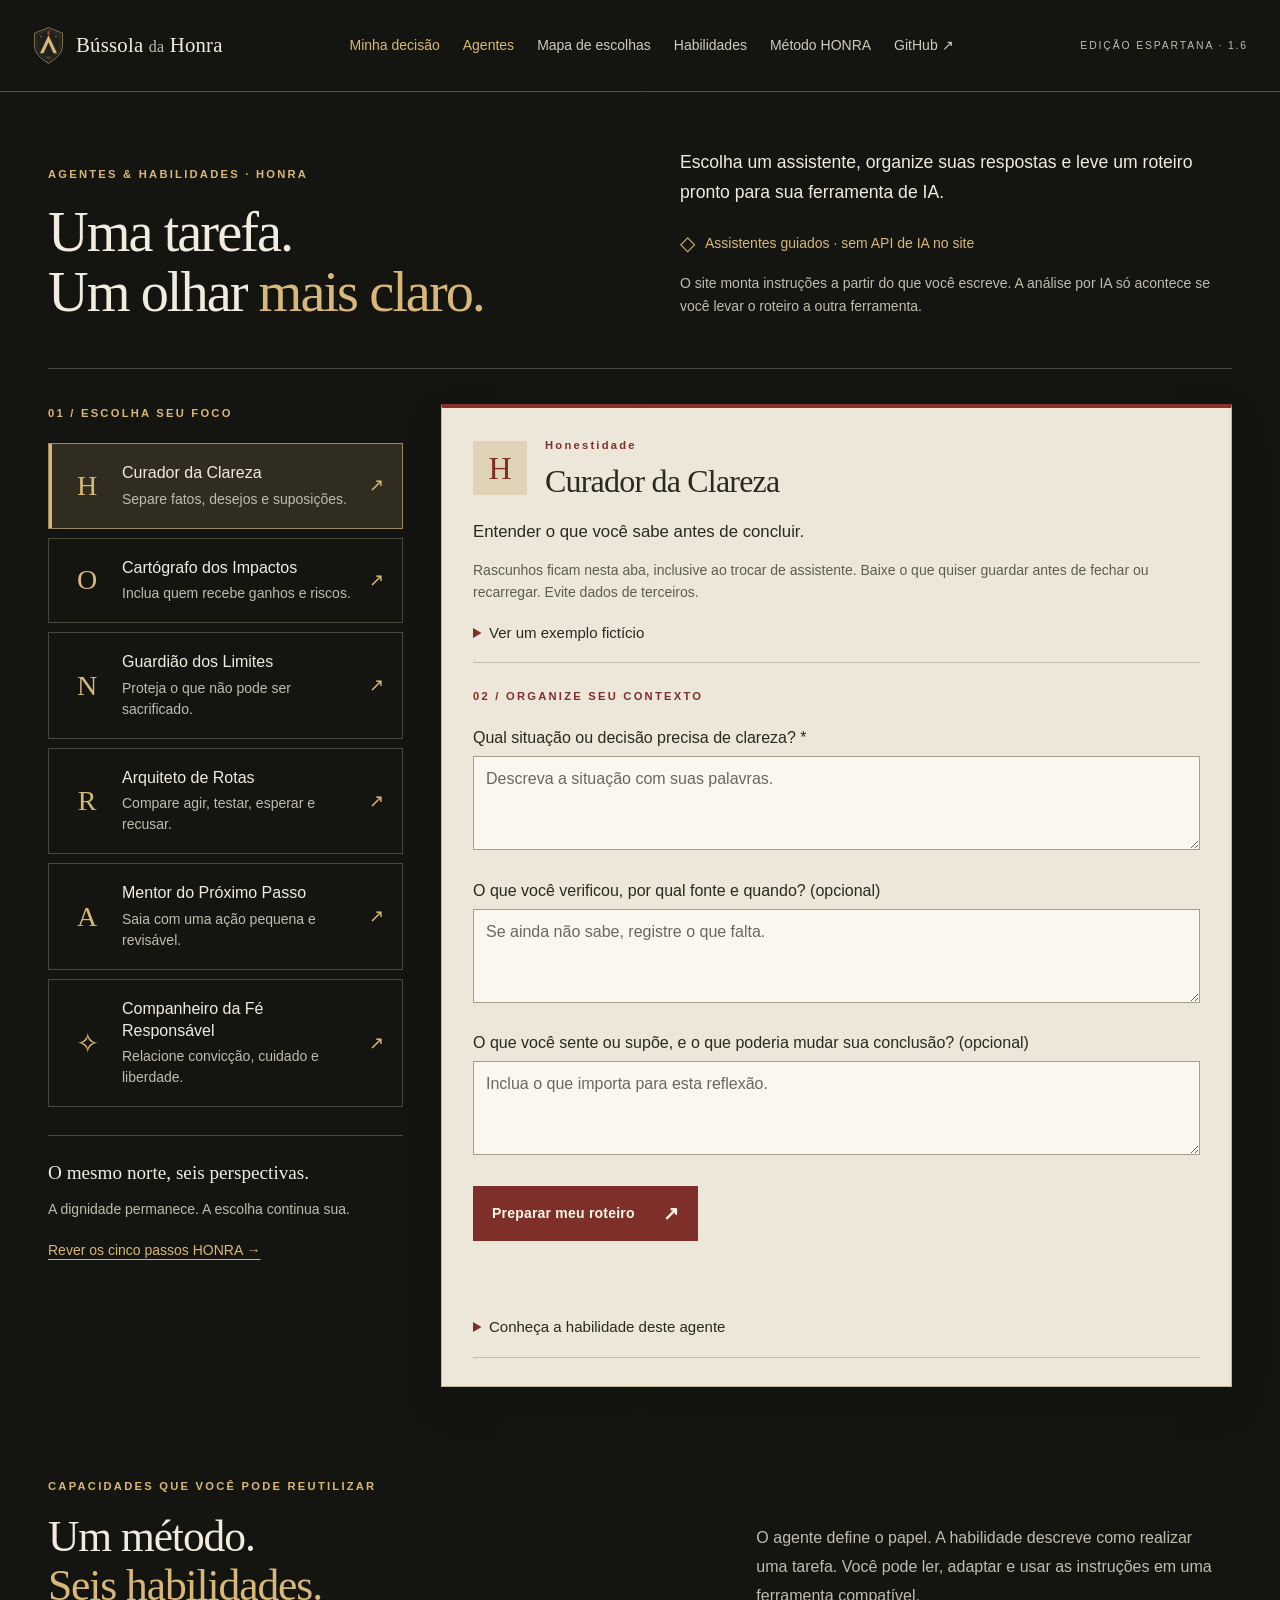
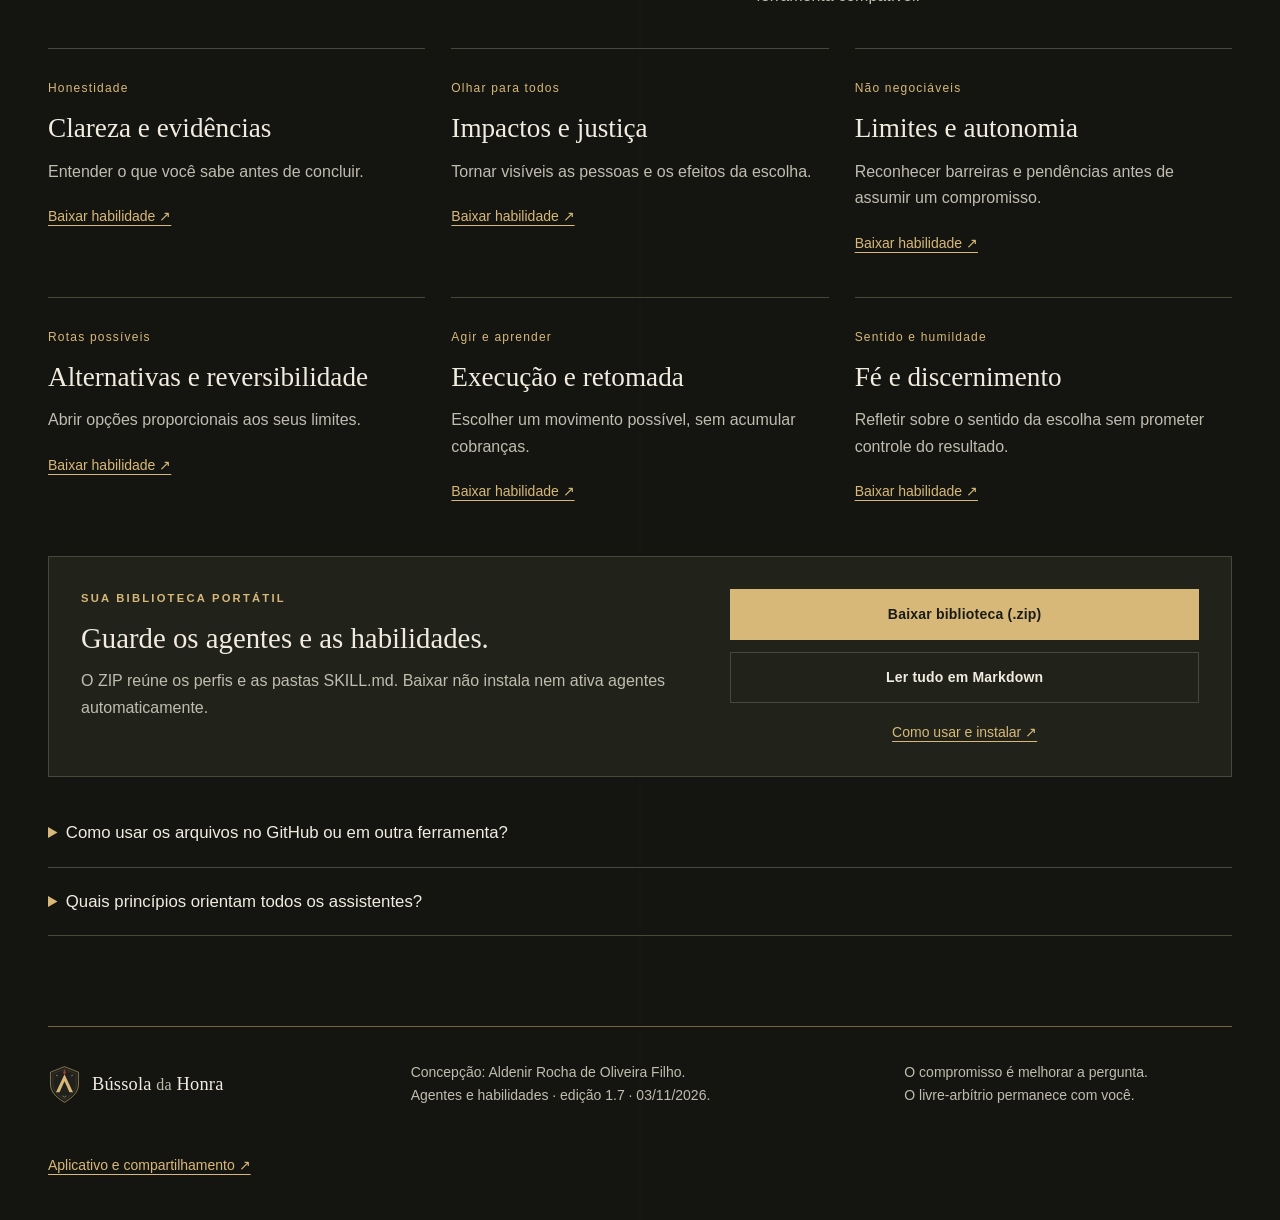
<file: agentes.html>
<!doctype html>
<html lang="pt-BR"><head>
<script src="platform.js" defer></script>
<meta charset="utf-8"><meta name="viewport" content="width=device-width,initial-scale=1"><meta name="theme-color" content="#141511">
<meta name="description" content="Coragem para viver. Discernimento para escolher. Seis assistentes guiados e habilidades HONRA para copiar, baixar e aplicar a uma decisão.">
<title>Agentes e habilidades · Bússola da Honra</title>
<meta property="og:type" content="website"><meta property="og:locale" content="pt_BR"><meta property="og:site_name" content="Bússola da Honra"><meta property="og:title" content="Agentes e habilidades · Bússola da Honra"><meta property="og:description" content="Coragem para viver. Discernimento para escolher. Seis assistentes guiados e habilidades HONRA para copiar, baixar e aplicar a uma decisão."><meta property="og:url" content="https://aldenirfilho.github.io/bussola-da-honra-site/agentes.html">

<link rel="icon" type="image/svg+xml" href="assets/escudo-honra.svg?v=honra-1-7">
<link rel="stylesheet" href="styles.css?v=honra-1-7"><link rel="stylesheet" href="assistants.css?v=honra-1-7">
<script src="assistants-data.js?v=honra-1-7" defer></script><script src="assistants-engine.js?v=honra-1-7" defer></script><script src="assistants.js?v=honra-1-7" defer></script><link rel="stylesheet" href="spartan.css?v=115990a8e4">
<link rel="manifest" href="manifest.webmanifest"><link rel="apple-touch-icon" href="icons/icon-180.png"><meta name="apple-mobile-web-app-capable" content="yes"><meta name="apple-mobile-web-app-title" content="Bússola da Honra"><link rel="stylesheet" href="pwa.css?v=honra-1-7">
<script src="pwa.js?v=honra-1-7" defer></script></head>
<body class="assistants-page"><a class="skip" href="#workspace">Ir para o assistente</a>
<header class="site-header"><a class="brand" href="index.html"><span class="brand-mark" aria-hidden="true"><svg class="shield-icon" width="33" height="39" aria-hidden="true" xmlns="http://www.w3.org/2000/svg" viewBox="0 0 120 140" fill="none">
  <path d="M60 5 111 25v43c0 30-21 49-51 67C30 117 9 98 9 68V25Z" fill="#20211c" stroke="#d8b879" stroke-width="2"/>
  <path d="M60 14 102 31v37c0 24-17 41-42 57-25-16-42-33-42-57V31Z" stroke="#756441"/>
  <path d="m60 33 31 65H78L60 58 42 98H29Z" fill="#d8b879"/>
  <path d="m60 14 5 12-5 9-5-9Z" fill="#9e3d33"/>
  <path d="m53 111 7 5 7-5M29 36l7 3m48 0 7-3" stroke="#d8b879" stroke-width="2"/>
</svg></span><span>Bússola <i>da</i> Honra</span></a><button class="menu-toggle" type="button" aria-expanded="false" aria-controls="main-nav">Menu <span aria-hidden="true">☰</span></button><nav id="main-nav" aria-label="Navegação principal"><a href="index.html#praticar">Minha decisão</a><a href="#workspace" aria-current="page">Agentes</a><a href="mapa.html">Mapa de escolhas</a><a href="#habilidades">Habilidades</a><a href="index.html#honra">Método HONRA</a><a href="https://github.com/aldenirfilho/bussola-da-honra-site">GitHub ↗</a></nav><span class="edition">EDIÇÃO ESPARTANA · 1.6</span></header>
<main>
<section class="assistant-intro wrap"><div><p class="eyebrow">AGENTES & HABILIDADES · HONRA</p><h1>Uma tarefa.<br> Um olhar <em>mais claro.</em></h1></div><div><p>Escolha um assistente, organize suas respostas e leve um roteiro pronto para sua ferramenta de IA.</p><div class="local-mode"><span aria-hidden="true">◇</span> Assistentes guiados · sem API de IA no site</div><p class="small">O site monta instruções a partir do que você escreve. A análise por IA só acontece se você levar o roteiro a outra ferramenta.</p></div></section>
<section class="agents-workspace wrap" id="workspace" aria-label="Escolha e use um assistente">
<aside class="agent-selector"><p class="eyebrow">01 / ESCOLHA SEU FOCO</p><div class="agent-options" role="group" aria-label="Assistentes disponíveis"><button class="agent-pick" type="button" data-agent="honra-clareza" aria-pressed="true"><span class="agent-initial" aria-hidden="true">H</span><span><strong>Curador da Clareza</strong><small>Separe fatos, desejos e suposições.</small></span><span class="pick-arrow" aria-hidden="true">↗</span></button>
<button class="agent-pick" type="button" data-agent="honra-impactos" aria-pressed="false"><span class="agent-initial" aria-hidden="true">O</span><span><strong>Cartógrafo dos Impactos</strong><small>Inclua quem recebe ganhos e riscos.</small></span><span class="pick-arrow" aria-hidden="true">↗</span></button>
<button class="agent-pick" type="button" data-agent="honra-limites" aria-pressed="false"><span class="agent-initial" aria-hidden="true">N</span><span><strong>Guardião dos Limites</strong><small>Proteja o que não pode ser sacrificado.</small></span><span class="pick-arrow" aria-hidden="true">↗</span></button>
<button class="agent-pick" type="button" data-agent="honra-rotas" aria-pressed="false"><span class="agent-initial" aria-hidden="true">R</span><span><strong>Arquiteto de Rotas</strong><small>Compare agir, testar, esperar e recusar.</small></span><span class="pick-arrow" aria-hidden="true">↗</span></button>
<button class="agent-pick" type="button" data-agent="honra-proximo-passo" aria-pressed="false"><span class="agent-initial" aria-hidden="true">A</span><span><strong>Mentor do Próximo Passo</strong><small>Saia com uma ação pequena e revisável.</small></span><span class="pick-arrow" aria-hidden="true">↗</span></button>
<button class="agent-pick" type="button" data-agent="honra-fe-responsavel" aria-pressed="false"><span class="agent-initial" aria-hidden="true">✧</span><span><strong>Companheiro da Fé Responsável</strong><small>Relacione convicção, cuidado e liberdade.</small></span><span class="pick-arrow" aria-hidden="true">↗</span></button></div><div class="selector-note"><strong>O mesmo norte, seis perspectivas.</strong><p>A dignidade permanece. A escolha continua sua.</p><a href="index.html#honra">Rever os cinco passos HONRA →</a></div></aside>
<div class="workshop assistant-workshop"><div class="assistant-top"><span class="agent-medallion" id="agent-letter" aria-hidden="true">H</span><div><p class="eyebrow" id="agent-category">Honestidade</p><h2 id="agent-name" tabindex="-1">Curador da Clareza</h2></div></div>
<p id="agent-purpose">Entender o que você sabe antes de concluir.</p><p class="small session-note">Rascunhos ficam nesta aba, inclusive ao trocar de assistente. Baixe o que quiser guardar antes de fechar ou recarregar. Evite dados de terceiros.</p>
<details id="example-details"><summary>Ver um exemplo fictício</summary><div id="agent-example" class="details-body"></div></details>
<noscript><p>Ative o JavaScript para preparar um roteiro. Você ainda pode baixar a biblioteca e as habilidades abaixo.</p></noscript>
<form id="assistant-form"><p class="eyebrow form-eyebrow">02 / ORGANIZE SEU CONTEXTO</p>
<label for="answer-0" id="question-0">Qual situação ou decisão precisa de clareza? *</label><textarea id="answer-0" name="context" maxlength="4000" required rows="3" placeholder="Descreva a situação com suas palavras."></textarea>
<label for="answer-1" id="question-1">O que você verificou, por qual fonte e quando? (opcional)</label><textarea id="answer-1" name="facts" maxlength="4000" rows="3" placeholder="Se ainda não sabe, registre o que falta."></textarea>
<label for="answer-2" id="question-2">O que você sente ou supõe, e o que poderia mudar sua conclusão? (opcional)</label><textarea id="answer-2" name="limits" maxlength="4000" rows="3" placeholder="Inclua o que importa para esta reflexão."></textarea>
<div class="form-actions"><button type="submit" class="button primary">Preparar meu roteiro <span aria-hidden="true">↗</span></button></div></form>
<p id="assistant-status" class="assistant-status" role="status" aria-live="polite"></p>
<section id="assistant-result" hidden aria-labelledby="result-heading"><p class="eyebrow">03 / REVISE E LEVE COM VOCÊ</p><h3 id="result-heading" tabindex="-1">Seu roteiro está pronto.</h3><p class="small">São instruções com o seu contexto. Nenhuma IA analisou estas respostas no site.</p><label for="assistant-output">Roteiro para copiar</label><textarea id="assistant-output" readonly rows="12" spellcheck="false"></textarea><div class="form-actions"><button type="button" class="button primary" id="copy-prompt">Copiar roteiro</button><button type="button" class="button" id="download-prompt">Baixar meu roteiro (.md)</button></div></section>
<details class="skill-explanation"><summary>Conheça a habilidade deste agente</summary><div class="details-body"><h3 id="agent-skill">Clareza e evidências</h3><p><strong>Entrega esperada:</strong> <span id="agent-output-kind"></span></p><p id="agent-boundary"></p><div class="profile-links"><a id="download-agent" href="assistentes/agents/honra-clareza.agent.md" download>Instruções do agente (.md) ↗</a><a id="download-skill" href="assistentes/skills/honra-clareza/SKILL.md" download>Habilidade (SKILL.md) ↗</a></div></div></details>
</div></section>
<section class="section wrap" id="habilidades"><div class="section-heading"><div><p class="eyebrow">CAPACIDADES QUE VOCÊ PODE REUTILIZAR</p><h2>Um método.<br><em>Seis habilidades.</em></h2></div><p>O agente define o papel. A habilidade descreve como realizar uma tarefa. Você pode ler, adaptar e usar as instruções em uma ferramenta compatível.</p></div><div class="skill-grid"><article class="skill-card"><p class="tag">Honestidade</p><h3>Clareza e evidências</h3><p>Entender o que você sabe antes de concluir.</p><a href="assistentes/skills/honra-clareza/SKILL.md" download="honra-clareza-SKILL.md">Baixar habilidade ↗</a></article>
<article class="skill-card"><p class="tag">Olhar para todos</p><h3>Impactos e justiça</h3><p>Tornar visíveis as pessoas e os efeitos da escolha.</p><a href="assistentes/skills/honra-impactos/SKILL.md" download="honra-impactos-SKILL.md">Baixar habilidade ↗</a></article>
<article class="skill-card"><p class="tag">Não negociáveis</p><h3>Limites e autonomia</h3><p>Reconhecer barreiras e pendências antes de assumir um compromisso.</p><a href="assistentes/skills/honra-limites/SKILL.md" download="honra-limites-SKILL.md">Baixar habilidade ↗</a></article>
<article class="skill-card"><p class="tag">Rotas possíveis</p><h3>Alternativas e reversibilidade</h3><p>Abrir opções proporcionais aos seus limites.</p><a href="assistentes/skills/honra-rotas/SKILL.md" download="honra-rotas-SKILL.md">Baixar habilidade ↗</a></article>
<article class="skill-card"><p class="tag">Agir e aprender</p><h3>Execução e retomada</h3><p>Escolher um movimento possível, sem acumular cobranças.</p><a href="assistentes/skills/honra-proximo-passo/SKILL.md" download="honra-proximo-passo-SKILL.md">Baixar habilidade ↗</a></article>
<article class="skill-card"><p class="tag">Sentido e humildade</p><h3>Fé e discernimento</h3><p>Refletir sobre o sentido da escolha sem prometer controle do resultado.</p><a href="assistentes/skills/honra-fe-responsavel/SKILL.md" download="honra-fe-responsavel-SKILL.md">Baixar habilidade ↗</a></article></div>
<div class="library-download"><div><p class="eyebrow">SUA BIBLIOTECA PORTÁTIL</p><h3>Guarde os agentes e as habilidades.</h3><p>O ZIP reúne os perfis e as pastas SKILL.md. Baixar não instala nem ativa agentes automaticamente.</p></div><div class="library-actions"><a class="button primary" href="assistentes/biblioteca-honra.zip" download>Baixar biblioteca (.zip)</a><a class="button" href="assistentes/biblioteca-honra.md" download>Ler tudo em Markdown</a><a href="assistentes/COMECE_AQUI.md" download>Como usar e instalar ↗</a></div></div>
<details><summary>Como usar os arquivos no GitHub ou em outra ferramenta?</summary><div class="details-body"><p>Os seis perfis e as seis habilidades estão disponíveis no site e no <a href="https://github.com/aldenirfilho/bussola-da-honra-site">repositório Bússola da Honra</a>. Clientes compatíveis do GitHub Copilot podem carregar esses arquivos; o acesso ao Copilot depende da sua conta e do ambiente.</p><p>Para uso imediato, basta copiar o roteiro preparado. Para reutilizar em outro projeto, baixe o ZIP e siga o arquivo COMECE_AQUI. Esta página não acessa sua conta GitHub, não instala extensões e não envia suas respostas.</p></div></details>
<details><summary>Quais princípios orientam todos os assistentes?</summary><div class="details-body"><p>Liberdade de recusa, dignidade incondicional, consentimento e cuidado com necessidades essenciais. Fatos, hipóteses e interpretações permanecem separados. Fé não é apresentada como previsão de resultado.</p><p>HONRA é uma proposta educativa, sem nota moral ou garantia de segurança. As instruções não substituem avaliação profissional nem validam as respostas de uma IA. <a href="index.html#fontes">Conheça os fundamentos e limites do projeto.</a></p></div></details>
</section></main><footer class="site-footer wrap"><a class="brand" href="index.html"><span class="brand-mark" aria-hidden="true"><svg class="shield-icon" width="33" height="39" aria-hidden="true" xmlns="http://www.w3.org/2000/svg" viewBox="0 0 120 140" fill="none">
  <path d="M60 5 111 25v43c0 30-21 49-51 67C30 117 9 98 9 68V25Z" fill="#20211c" stroke="#d8b879" stroke-width="2"/>
  <path d="M60 14 102 31v37c0 24-17 41-42 57-25-16-42-33-42-57V31Z" stroke="#756441"/>
  <path d="m60 33 31 65H78L60 58 42 98H29Z" fill="#d8b879"/>
  <path d="m60 14 5 12-5 9-5-9Z" fill="#9e3d33"/>
  <path d="m53 111 7 5 7-5M29 36l7 3m48 0 7-3" stroke="#d8b879" stroke-width="2"/>
</svg></span><span>Bússola <i>da</i> Honra</span></a><p>Concepção: Aldenir Rocha de Oliveira Filho.<br>Agentes e habilidades · edição 1.7 · 03/11/2026.</p><p>O compromisso é melhorar a pergunta.<br>O livre-arbítrio permanece com você.</p><p><a href="aplicativo.html">Aplicativo e compartilhamento ↗</a></p></footer></body></html>
</file>
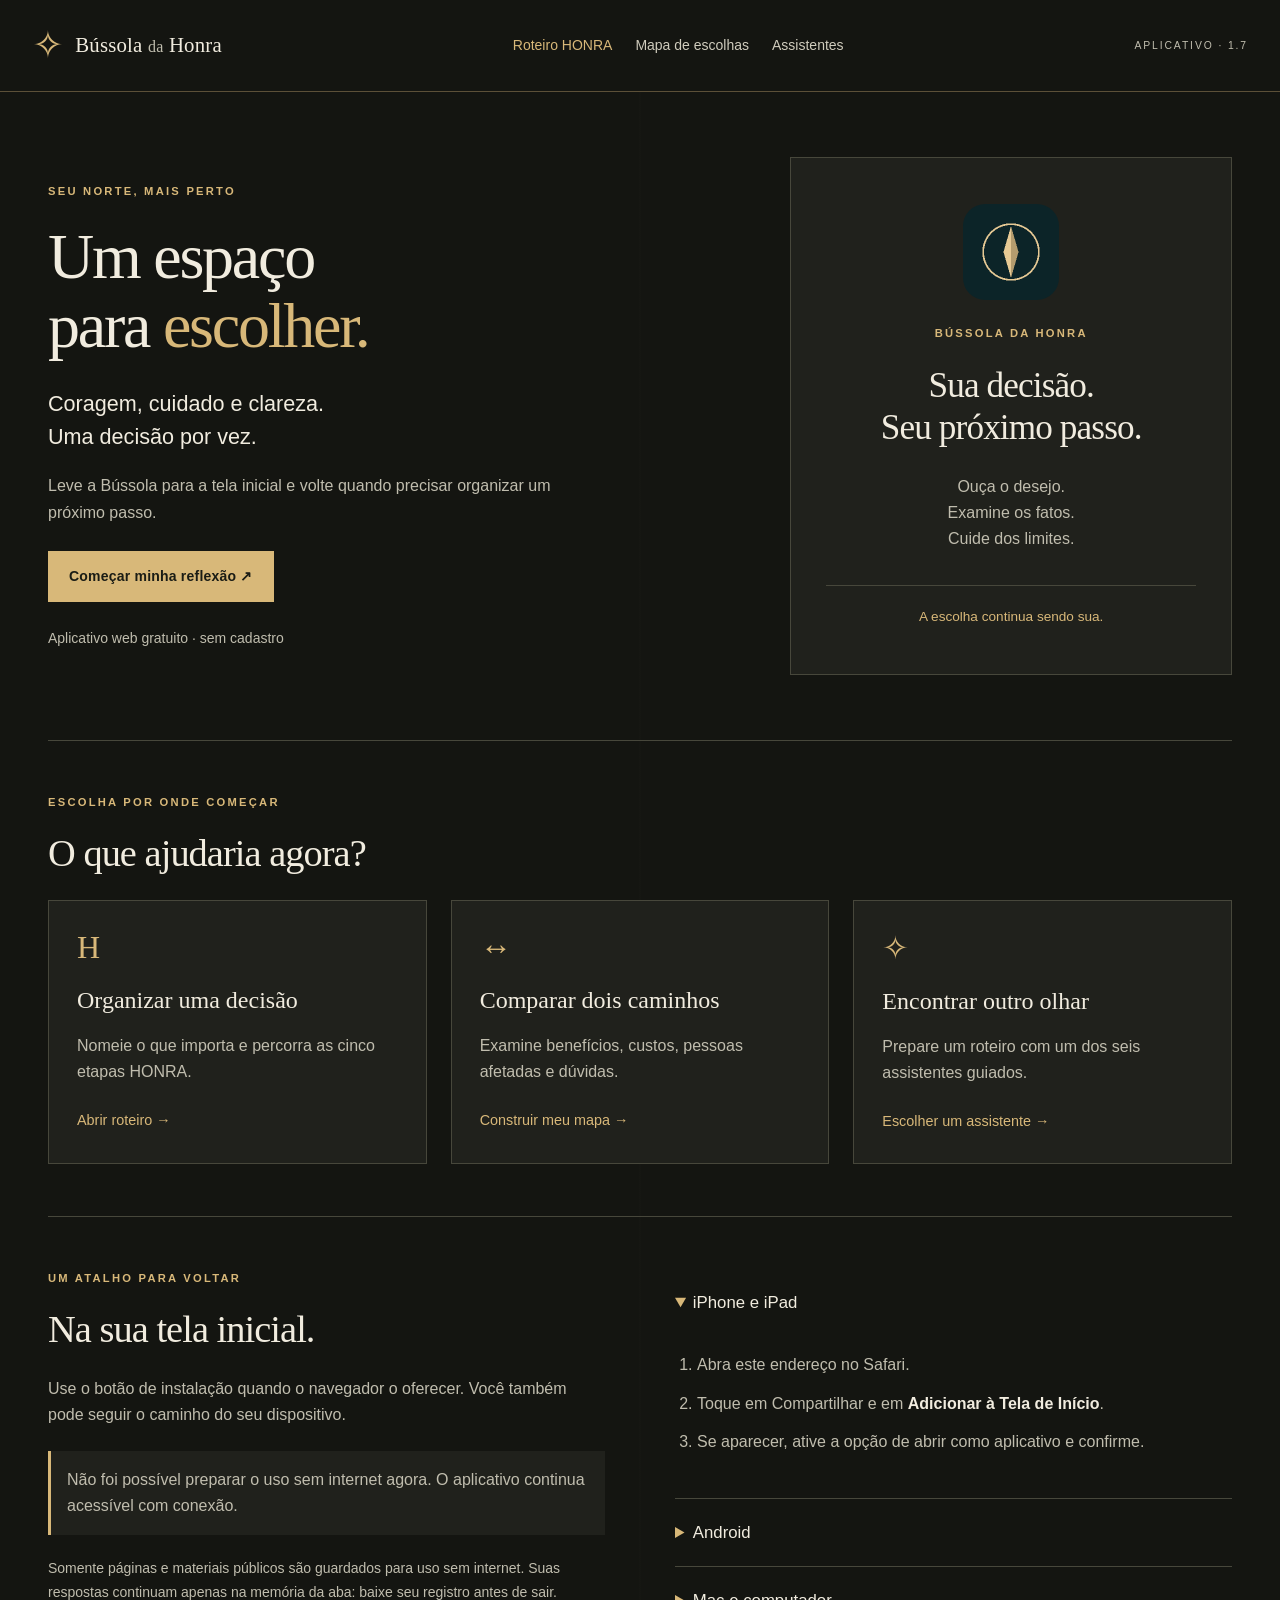
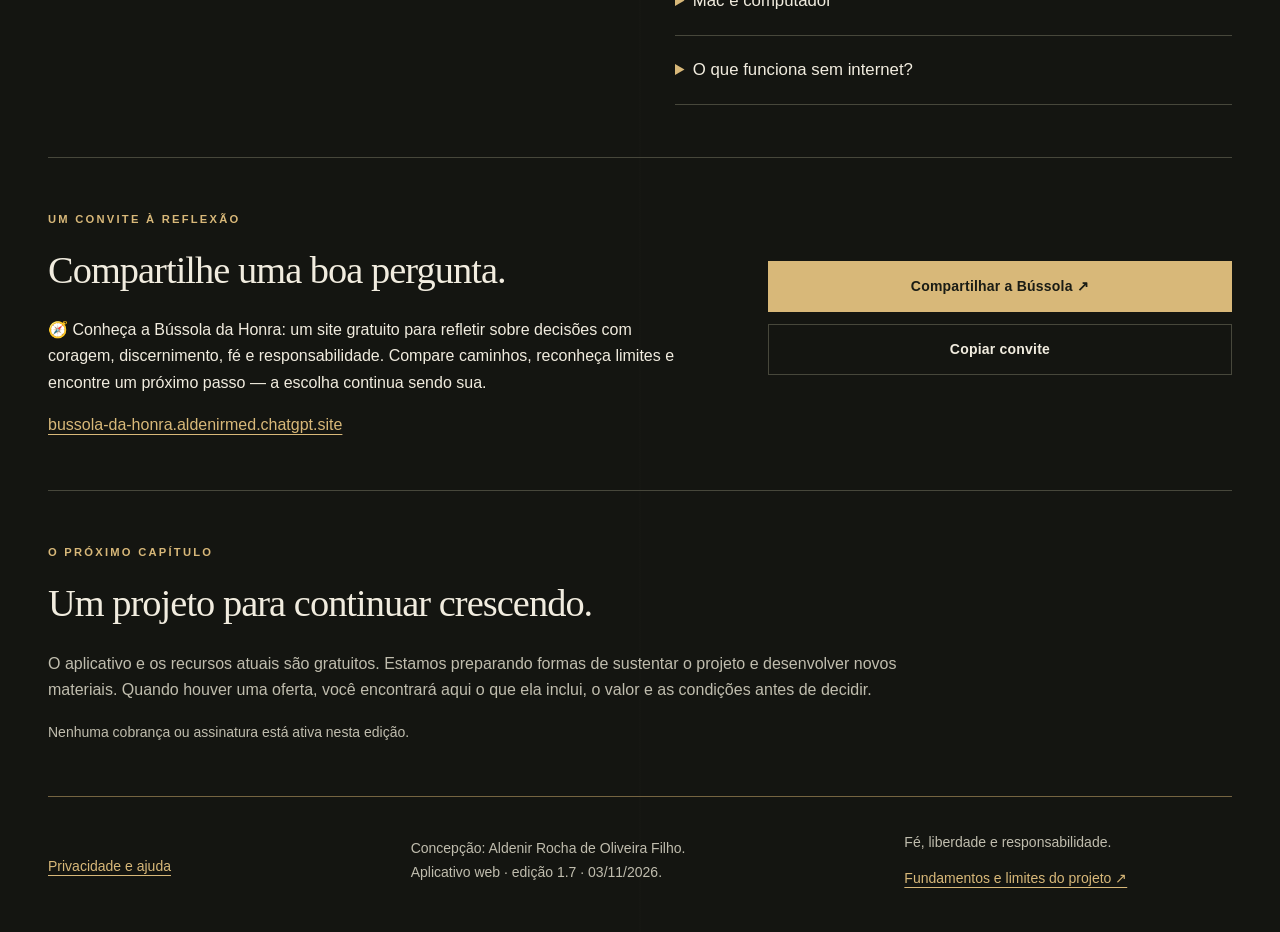
<file: aplicativo.html>
<!doctype html>
<html lang="pt-BR">
<head>
<script src="platform.js" defer></script>
<meta charset="utf-8"><meta name="viewport" content="width=device-width,initial-scale=1"><meta name="theme-color" content="#141511">
<meta name="description" content="Leve a Bússola da Honra para a tela inicial. Um aplicativo gratuito para refletir, comparar caminhos e escolher seu próximo passo.">
<title>Seu aplicativo · Bússola da Honra</title>
<link rel="stylesheet" href="styles.css?v=honra-1-7"><link rel="stylesheet" href="spartan.css?v=honra-1-7"><link rel="stylesheet" href="pwa.css?v=honra-1-7">

<script src="pwa.js?v=honra-1-7" defer></script>
<link rel="manifest" href="manifest.webmanifest"><link rel="apple-touch-icon" href="icons/icon-180.png"><meta name="apple-mobile-web-app-capable" content="yes"><meta name="apple-mobile-web-app-title" content="Bússola da Honra"></head>
<body class="app-page"><a class="skip" href="#conteudo">Ir para o conteúdo</a>
<header class="site-header"><a class="brand" href="index.html"><span class="brand-mark" aria-hidden="true">✧</span><span>Bússola <i>da</i> Honra</span></a><nav aria-label="Navegação do aplicativo"><a href="index.html#praticar">Roteiro HONRA</a><a href="mapa.html">Mapa de escolhas</a><a href="agentes.html">Assistentes</a></nav><span class="edition">APLICATIVO · 1.7</span></header>
<main class="wrap" id="conteudo">
<section class="app-hero"><div><p class="eyebrow">SEU NORTE, MAIS PERTO</p><h1>Um espaço<br>para <em>escolher.</em></h1><p class="lead">Coragem, cuidado e clareza.<br> Uma decisão por vez.</p><p class="app-lead">Leve a Bússola para a tela inicial e volte quando precisar organizar um próximo passo.</p><div class="app-actions"><a class="button primary" href="index.html#praticar">Começar minha reflexão ↗</a><button class="button" id="install-app" type="button" hidden>Instalar aplicativo</button></div><p class="small" id="app-mode">Aplicativo web gratuito · sem cadastro</p></div><div class="app-preview"><img src="icons/icon-192.png" width="96" height="96" alt="Ícone da Bússola da Honra"><p class="eyebrow">BÚSSOLA DA HONRA</p><h2>Sua decisão.<br> Seu próximo passo.</h2><p>Ouça o desejo.<br> Examine os fatos.<br> Cuide dos limites.</p><span class="app-seal">A escolha continua sendo sua.</span></div></section>
<section aria-labelledby="tools-title" class="app-section"><p class="eyebrow">ESCOLHA POR ONDE COMEÇAR</p><h2 id="tools-title">O que ajudaria agora?</h2><div class="app-tools"><a href="index.html#praticar"><span class="app-letter">H</span><h3>Organizar uma decisão</h3><p>Nomeie o que importa e percorra as cinco etapas HONRA.</p><span class="text-link">Abrir roteiro →</span></a><a href="mapa.html"><span class="app-letter">↔</span><h3>Comparar dois caminhos</h3><p>Examine benefícios, custos, pessoas afetadas e dúvidas.</p><span class="text-link">Construir meu mapa →</span></a><a href="agentes.html"><span class="app-letter">✧</span><h3>Encontrar outro olhar</h3><p>Prepare um roteiro com um dos seis assistentes guiados.</p><span class="text-link">Escolher um assistente →</span></a></div></section>
<section class="app-section install-section" id="instalar" aria-labelledby="install-title"><div><p class="eyebrow">UM ATALHO PARA VOLTAR</p><h2 id="install-title">Na sua tela inicial.</h2><p>Use o botão de instalação quando o navegador o oferecer. Você também pode seguir o caminho do seu dispositivo.</p><p id="offline-status" class="app-status" role="status">Preparando a disponibilidade do aplicativo…</p><p class="small">Somente páginas e materiais públicos são guardados para uso sem internet. Suas respostas continuam apenas na memória da aba: baixe seu registro antes de sair.</p></div><div class="install-guides"><details open><summary>iPhone e iPad</summary><div class="details-body"><ol><li>Abra este endereço no Safari.</li><li>Toque em Compartilhar e em <strong>Adicionar à Tela de Início</strong>.</li><li>Se aparecer, ative a opção de abrir como aplicativo e confirme.</li></ol></div></details><details><summary>Android</summary><div class="details-body"><p>No menu do navegador, procure <strong>Instalar aplicativo</strong> ou <strong>Adicionar à tela inicial</strong>. A opção depende do navegador e do dispositivo.</p></div></details><details><summary>Mac e computador</summary><div class="details-body"><p>No Safari do Mac, procure <strong>Adicionar ao Dock</strong> no menu Arquivo. Em navegadores compatíveis, use o ícone ou a opção de instalar na barra de endereço ou no menu.</p></div></details><details><summary>O que funciona sem internet?</summary><div class="details-body"><p>Depois que a preparação for concluída, as páginas, os exercícios e os materiais desta edição podem ser reabertos sem conexão. Links externos, compartilhamento e futuros pagamentos precisam de internet. O navegador pode remover o conteúdo guardado para liberar espaço.</p><p>Uma atualização fica disponível para a próxima abertura. Se estiver preenchendo um exercício, exporte seu registro antes de fechar a aba.</p></div></details></div></section>
<section class="app-section app-share" aria-labelledby="share-title"><div><p class="eyebrow">UM CONVITE À REFLEXÃO</p><h2 id="share-title">Compartilhe uma boa pergunta.</h2><p id="share-message">🧭 Conheça a Bússola da Honra: um site gratuito para refletir sobre decisões com coragem, discernimento, fé e responsabilidade. Compare caminhos, reconheça limites e encontre um próximo passo — a escolha continua sendo sua.</p><p><a href="https://bussola-da-honra.aldenirmed.chatgpt.site">bussola-da-honra.aldenirmed.chatgpt.site</a></p></div><div class="app-share-actions"><button class="button primary" id="share-app" type="button">Compartilhar a Bússola ↗</button><button class="button" id="copy-invite" type="button">Copiar convite</button><p class="small" id="share-status" role="status"></p><textarea id="invite-fallback" aria-label="Convite para copiar" readonly hidden rows="7"></textarea></div></section>
<section class="app-section app-support" id="proximo-capitulo"><p class="eyebrow">O PRÓXIMO CAPÍTULO</p><h2>Um projeto para continuar crescendo.</h2><p>O aplicativo e os recursos atuais são gratuitos. Estamos preparando formas de sustentar o projeto e desenvolver novos materiais. Quando houver uma oferta, você encontrará aqui o que ela inclui, o valor e as condições antes de decidir.</p><p class="small">Nenhuma cobrança ou assinatura está ativa nesta edição.</p></section>
</main><footer class="site-footer wrap"><p><a href="privacidade.html">Privacidade e ajuda</a></p><p>Concepção: Aldenir Rocha de Oliveira Filho.<br> Aplicativo web · edição 1.7 · 03/11/2026.</p><p>Fé, liberdade e responsabilidade.<br> <a href="index.html#fontes">Fundamentos e limites do projeto ↗</a></p></footer>
</body></html>
</file>
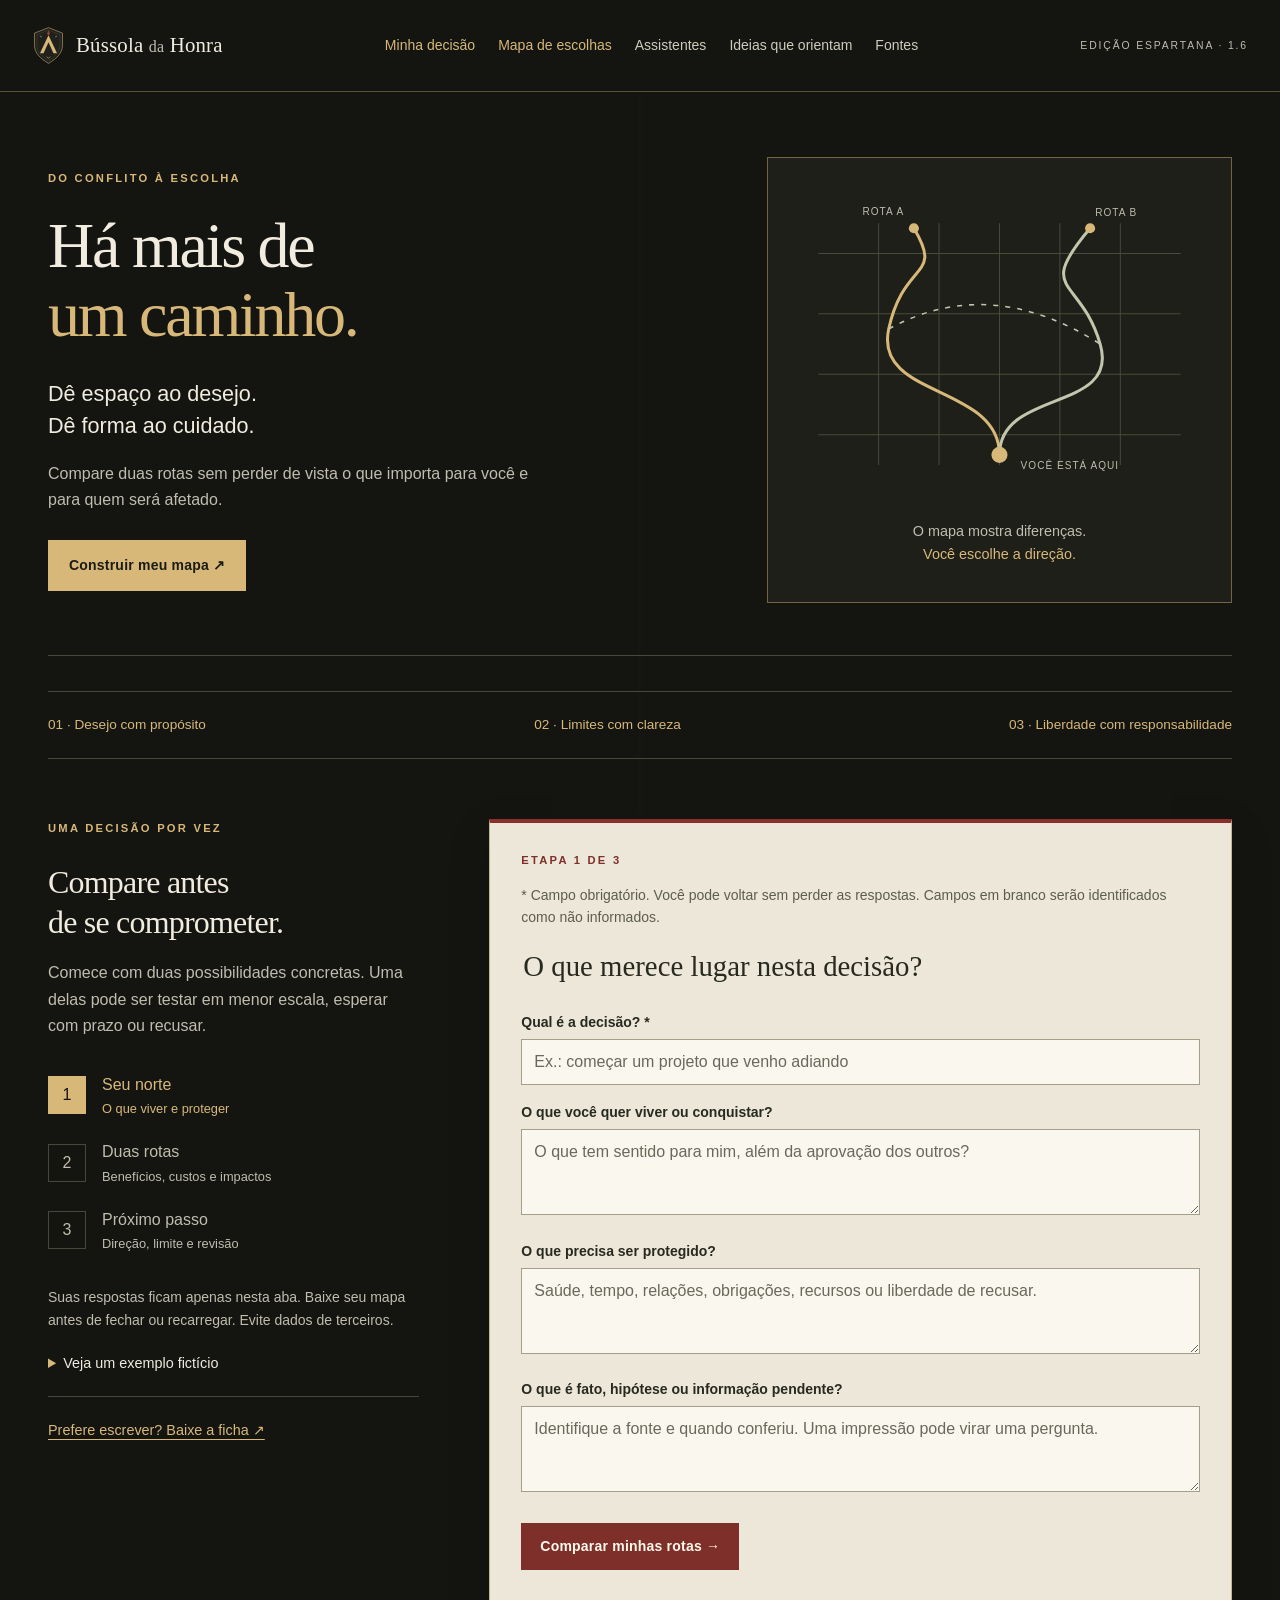
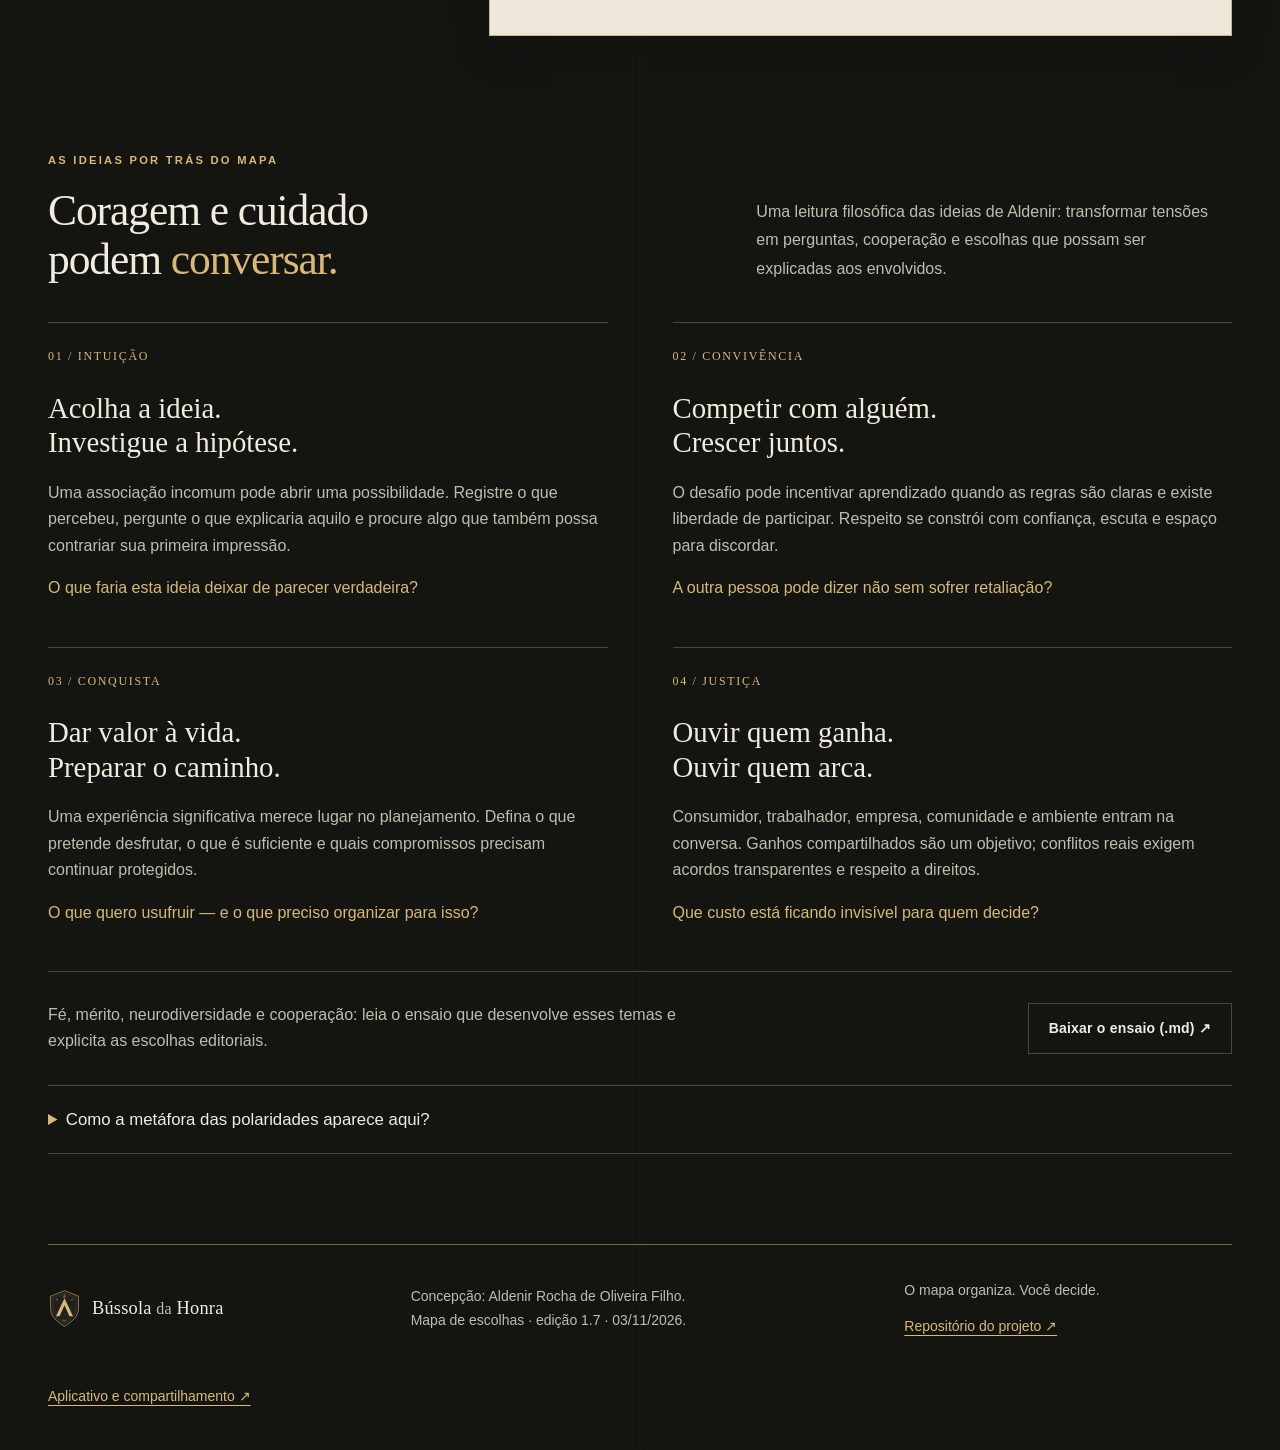
<file: mapa.html>
<!doctype html>
<html lang="pt-BR">
<head>
<script src="platform.js" defer></script>
  <meta charset="utf-8"><meta name="viewport" content="width=device-width,initial-scale=1">
  <meta name="theme-color" content="#141511">
  <meta name="description" content="Compare duas rotas com clareza: desejos, cuidados, fatos e impactos. Um mapa de escolhas da Bússola da Honra, sem pontuação moral.">
  <title>Mapa de escolhas · Bússola da Honra</title>
<meta property="og:type" content="website"><meta property="og:locale" content="pt_BR"><meta property="og:site_name" content="Bússola da Honra"><meta property="og:title" content="Mapa de escolhas · Bússola da Honra"><meta property="og:description" content="Compare duas rotas com clareza: desejos, cuidados, fatos e impactos. Um mapa de escolhas da Bússola da Honra, sem pontuação moral."><meta property="og:url" content="https://aldenirfilho.github.io/bussola-da-honra-site/mapa.html">

<link rel="icon" type="image/svg+xml" href="assets/escudo-honra.svg?v=honra-1-7">
  <link rel="stylesheet" href="styles.css?v=honra-1-7"><link rel="stylesheet" href="mapa.css?v=honra-1-7">
  <script src="mapa-engine.js?v=honra-1-7" defer></script><script src="mapa.js?v=honra-1-7" defer></script>
<link rel="stylesheet" href="spartan.css?v=115990a8e4">
<link rel="manifest" href="manifest.webmanifest"><link rel="apple-touch-icon" href="icons/icon-180.png"><meta name="apple-mobile-web-app-capable" content="yes"><meta name="apple-mobile-web-app-title" content="Bússola da Honra"><link rel="stylesheet" href="pwa.css?v=honra-1-7">
<script src="pwa.js?v=honra-1-7" defer></script></head>
<body class="map-page">
<a class="skip" href="#mapa">Ir para meu mapa</a>
<header class="site-header">
  <a class="brand" href="index.html"><span class="brand-mark" aria-hidden="true"><svg class="shield-icon" width="33" height="39" aria-hidden="true" xmlns="http://www.w3.org/2000/svg" viewBox="0 0 120 140" fill="none">
  <path d="M60 5 111 25v43c0 30-21 49-51 67C30 117 9 98 9 68V25Z" fill="#20211c" stroke="#d8b879" stroke-width="2"/>
  <path d="M60 14 102 31v37c0 24-17 41-42 57-25-16-42-33-42-57V31Z" stroke="#756441"/>
  <path d="m60 33 31 65H78L60 58 42 98H29Z" fill="#d8b879"/>
  <path d="m60 14 5 12-5 9-5-9Z" fill="#9e3d33"/>
  <path d="m53 111 7 5 7-5M29 36l7 3m48 0 7-3" stroke="#d8b879" stroke-width="2"/>
</svg></span><span>Bússola <i>da</i> Honra</span></a>
  <button class="menu-toggle" type="button" aria-expanded="false" aria-controls="main-nav">Menu <span aria-hidden="true">☰</span></button>
  <nav id="main-nav" aria-label="Navegação principal"><a href="index.html#praticar">Minha decisão</a><a href="mapa.html" aria-current="page">Mapa de escolhas</a><a href="agentes.html">Assistentes</a><a href="#leituras">Ideias que orientam</a><a href="index.html#fontes">Fontes</a></nav>
  <span class="edition">EDIÇÃO ESPARTANA · 1.6</span>
</header>
<main>
<section class="map-intro wrap" aria-labelledby="map-title">
  <div><p class="eyebrow">DO CONFLITO À ESCOLHA</p><h1 id="map-title">Há mais de<br><em>um caminho.</em></h1><p class="lead">Dê espaço ao desejo.<br>Dê forma ao cuidado.</p><p class="map-intro-note">Compare duas rotas sem perder de vista o que importa para você e para quem será afetado.</p><a class="button primary" href="#mapa">Construir meu mapa ↗</a></div>
  <figure class="route-figure"><svg viewBox="0 0 420 300" role="img" aria-labelledby="route-title route-desc"><title id="route-title">Dois caminhos, uma escolha consciente</title><desc id="route-desc">Do ponto em que você está, duas rotas atravessam possibilidades diferentes. Uma linha pontilhada permite mudar de caminho.</desc><path class="route-grid" d="M30 240H390M30 180H390M30 120H390M30 60H390M90 30V270M150 30V270M210 30V270M270 30V270M330 30V270"/><path class="route-a" d="M210 260C210 190 85 204 100 135S155 85 125 35"/><path class="route-b" d="M210 260C210 194 330 218 310 150S245 100 300 35"/><path class="route-bridge" d="M100 135Q200 80 310 150"/><circle cx="210" cy="260" r="8"/><circle cx="125" cy="35" r="5"/><circle cx="300" cy="35" r="5"/><text x="74" y="22">ROTA A</text><text x="305" y="23">ROTA B</text><text x="231" y="274">VOCÊ ESTÁ AQUI</text></svg><figcaption>O mapa mostra diferenças.<br><strong>Você escolhe a direção.</strong></figcaption></figure>
</section>
<div class="map-principles wrap"><span>01 · Desejo com propósito</span><span>02 · Limites com clareza</span><span>03 · Liberdade com responsabilidade</span></div>
<section class="map-layout wrap" id="mapa" aria-label="Oficina de comparação de escolhas">
<aside class="map-sidebar"><p class="eyebrow">UMA DECISÃO POR VEZ</p><h2>Compare antes<br> de se comprometer.</h2><p>Comece com duas possibilidades concretas. Uma delas pode ser testar em menor escala, esperar com prazo ou recusar.</p><ol class="map-progress" aria-label="Etapas do mapa"><li aria-current="step"><b>1</b><span>Seu norte<small>O que viver e proteger</small></span></li><li><b>2</b><span>Duas rotas<small>Benefícios, custos e impactos</small></span></li><li><b>3</b><span>Próximo passo<small>Direção, limite e revisão</small></span></li></ol><p class="small">Suas respostas ficam apenas nesta aba. Baixe seu mapa antes de fechar ou recarregar. Evite dados de terceiros.</p><details><summary>Veja um exemplo fictício</summary><div class="details-body"><p>Lia quer voltar a pintar. Pode montar um ateliê completo agora ou experimentar um curso com materiais emprestados.</p><p>O curso permite testar a rotina antes de uma compra maior. Isso não o torna a resposta certa para todas as pessoas: os fatos, recursos e desejos de Lia orientam a comparação.</p><button type="button" class="button" id="load-example">Preencher com esse exemplo</button><p class="small">Só preenche um mapa vazio. Seus textos não serão substituídos.</p></div></details><a class="text-link" href="materiais/mapa-escolhas.md" download>Prefere escrever? Baixe a ficha ↗</a></aside>
<div class="workshop map-workshop">
<p class="eyebrow" id="map-count">ETAPA 1 DE 3</p>
<noscript><p>O mapa interativo requer JavaScript. Você pode <a href="materiais/mapa-escolhas.md" download>baixar a ficha de comparação</a> e ler as ideias abaixo.</p></noscript>
<p class="small" id="map-instructions">* Campo obrigatório. Você pode voltar sem perder as respostas. Campos em branco serão identificados como não informados.</p>
<form id="map-form" aria-describedby="map-instructions">
<fieldset class="map-step"><legend tabindex="-1">O que merece lugar nesta decisão?</legend>
<label for="map-decision">Qual é a decisão? *</label><input id="map-decision" name="decision" maxlength="240" required placeholder="Ex.: começar um projeto que venho adiando">
<label for="map-desire">O que você quer viver ou conquistar?</label><textarea id="map-desire" name="desire" maxlength="1800" placeholder="O que tem sentido para mim, além da aprovação dos outros?"></textarea>
<label for="map-care">O que precisa ser protegido?</label><textarea id="map-care" name="care" maxlength="1800" placeholder="Saúde, tempo, relações, obrigações, recursos ou liberdade de recusar."></textarea>
<label for="map-facts">O que é fato, hipótese ou informação pendente?</label><textarea id="map-facts" name="facts" maxlength="1800" placeholder="Identifique a fonte e quando conferiu. Uma impressão pode virar uma pergunta."></textarea>
</fieldset>
<fieldset class="map-step" hidden><legend tabindex="-1">Duas possibilidades, com seus efeitos reais.</legend><p class="field-help">Considere benefícios e custos em ambas. Um limite conhecido tem prioridade sobre o entusiasmo.</p>
<div class="routes-fields">
<section class="route-input" aria-labelledby="route-a-title"><h3 id="route-a-title"><span>A</span> Uma possibilidade</h3>
<label for="a-name">Nome da rota A *</label><input id="a-name" name="a-name" maxlength="120" required placeholder="Ex.: fazer agora">
<label for="a-benefit">O que essa rota pode proporcionar?</label><textarea id="a-benefit" name="a-benefit" maxlength="1800"></textarea>
<label for="a-cost">Quais custos e cuidados exige?</label><textarea id="a-cost" name="a-cost" maxlength="1800" placeholder="Tempo, esforço, dinheiro e aquilo de que você abre mão."></textarea>
<label for="a-impact">Quem ganha, assume riscos ou precisa ser ouvido?</label><textarea id="a-impact" name="a-impact" maxlength="1800"></textarea>
<label for="a-evidence">O que conferiu e o que ainda falta verificar?</label><textarea id="a-evidence" name="a-evidence" maxlength="1800"></textarea>
<label for="a-boundary">Direitos, consentimento e necessidades essenciais</label><select id="a-boundary" name="a-boundary"><option value="unknown">Ainda preciso esclarecer</option><option value="clear">Não identifiquei violação após conferir</option><option value="stop">Identifiquei um limite que seria ultrapassado</option></select>
<label for="a-reversible">É possível voltar atrás?</label><select id="a-reversible" name="a-reversible"><option value="unknown">Ainda não sei</option><option value="yes">Posso testar e voltar atrás</option><option value="no">Difícil ou impossível de desfazer</option></select>
</section>
<section class="route-input" aria-labelledby="route-b-title"><h3 id="route-b-title"><span>B</span> Outra possibilidade</h3>
<label for="b-name">Nome da rota B *</label><input id="b-name" name="b-name" maxlength="120" required placeholder="Ex.: testar em menor escala">
<label for="b-benefit">O que essa rota pode proporcionar?</label><textarea id="b-benefit" name="b-benefit" maxlength="1800"></textarea>
<label for="b-cost">Quais custos e cuidados exige?</label><textarea id="b-cost" name="b-cost" maxlength="1800" placeholder="Inclua o custo de esperar, se for o caso."></textarea>
<label for="b-impact">Quem ganha, assume riscos ou precisa ser ouvido?</label><textarea id="b-impact" name="b-impact" maxlength="1800"></textarea>
<label for="b-evidence">O que conferiu e o que ainda falta verificar?</label><textarea id="b-evidence" name="b-evidence" maxlength="1800"></textarea>
<label for="b-boundary">Direitos, consentimento e necessidades essenciais</label><select id="b-boundary" name="b-boundary"><option value="unknown">Ainda preciso esclarecer</option><option value="clear">Não identifiquei violação após conferir</option><option value="stop">Identifiquei um limite que seria ultrapassado</option></select>
<label for="b-reversible">É possível voltar atrás?</label><select id="b-reversible" name="b-reversible"><option value="unknown">Ainda não sei</option><option value="yes">Posso testar e voltar atrás</option><option value="no">Difícil ou impossível de desfazer</option></select>
</section></div></fieldset>
<fieldset class="map-step" hidden><legend tabindex="-1">Uma direção possível. Um compromisso revisável.</legend>
<label for="map-choice">Qual direção você considera neste momento?</label><select id="map-choice" name="choice"><option value="undecided">Ainda não escolhi</option><option value="a">Rota A</option><option value="b">Rota B</option></select>
<label for="map-reason">Por que essa direção? O que faria você reconsiderar?</label><textarea id="map-reason" name="reason" maxlength="1800"></textarea>
<label for="map-action">Qual será o próximo passo? *</label><textarea id="map-action" name="action" maxlength="1800" required placeholder="Uma ação sob seu controle: perguntar, conferir, conversar, testar ou recusar."></textarea>
<label for="map-limit">Que limite fará você parar ou mudar de rota? *</label><textarea id="map-limit" name="limit" maxlength="1800" required placeholder="Uma condição concreta, um custo ou um sinal que você possa reconhecer."></textarea>
<label for="map-review">Quando vai rever esta decisão? *</label><input id="map-review" name="review" type="date" required>
</fieldset>
<div class="form-actions"><button class="button" type="button" id="map-back" hidden>Voltar</button><button class="button primary" type="button" id="map-next">Comparar minhas rotas →</button><button class="button primary" type="submit" id="map-finish" hidden>Ver meu mapa →</button></div>
</form>
<p class="map-status" id="map-status" role="status" aria-live="polite"></p>
<section id="map-result" hidden aria-labelledby="map-result-title"><p class="eyebrow">SEU MAPA DE ESCOLHAS</p><h2 id="map-result-title" tabindex="-1">Duas rotas, com mais clareza.</h2><p id="map-result-decision"></p><p class="map-notice" id="map-notice"></p><div id="map-result-routes" class="map-result-routes"></div><dl id="map-result-action"></dl><p class="small">O mapa organiza suas respostas; não as verifica. Não há nota moral, recomendação automática ou garantia de resultado.</p><div class="form-actions"><button class="button primary" type="button" id="map-download">Baixar meu mapa (.md)</button><button class="button" type="button" id="map-print">Imprimir / salvar PDF</button><button class="button" type="button" id="map-edit">Revisar respostas</button></div></section>
</div></section>
<section class="section wrap map-readings" id="leituras"><div class="section-heading"><div><p class="eyebrow">AS IDEIAS POR TRÁS DO MAPA</p><h2>Coragem e cuidado<br>podem <em>conversar.</em></h2></div><p>Uma leitura filosófica das ideias de Aldenir: transformar tensões em perguntas, cooperação e escolhas que possam ser explicadas aos envolvidos.</p></div>
<div class="reading-grid">
<article><span class="number">01 / INTUIÇÃO</span><h3>Acolha a ideia.<br>Investigue a hipótese.</h3><p>Uma associação incomum pode abrir uma possibilidade. Registre o que percebeu, pergunte o que explicaria aquilo e procure algo que também possa contrariar sua primeira impressão.</p><p class="question">O que faria esta ideia deixar de parecer verdadeira?</p></article>
<article><span class="number">02 / CONVIVÊNCIA</span><h3>Competir com alguém.<br>Crescer juntos.</h3><p>O desafio pode incentivar aprendizado quando as regras são claras e existe liberdade de participar. Respeito se constrói com confiança, escuta e espaço para discordar.</p><p class="question">A outra pessoa pode dizer não sem sofrer retaliação?</p></article>
<article><span class="number">03 / CONQUISTA</span><h3>Dar valor à vida.<br>Preparar o caminho.</h3><p>Uma experiência significativa merece lugar no planejamento. Defina o que pretende desfrutar, o que é suficiente e quais compromissos precisam continuar protegidos.</p><p class="question">O que quero usufruir — e o que preciso organizar para isso?</p></article>
<article><span class="number">04 / JUSTIÇA</span><h3>Ouvir quem ganha.<br>Ouvir quem arca.</h3><p>Consumidor, trabalhador, empresa, comunidade e ambiente entram na conversa. Ganhos compartilhados são um objetivo; conflitos reais exigem acordos transparentes e respeito a direitos.</p><p class="question">Que custo está ficando invisível para quem decide?</p></article>
</div>
<div class="map-reading-end"><p>Fé, mérito, neurodiversidade e cooperação: leia o ensaio que desenvolve esses temas e explicita as escolhas editoriais.</p><a class="button" href="materiais/intuicao-e-convivencia.md" download>Baixar o ensaio (.md) ↗</a></div>
<details><summary>Como a metáfora das polaridades aparece aqui?</summary><div class="details-body"><p>As duas rotas não representam bem e mal. “Polaridade” nomeia tensões entre desejos, cuidados e valores. Nenhum controle do site mede forças cósmicas, mérito pessoal ou vontade divina.</p><p>A inspiração cristã sustenta a reflexão sobre sentido, humildade e cuidado. O mapa preserva o espaço de escolha do leitor, inclusive para discordar. <a href="index.html#fontes">Consulte os fundamentos e os limites.</a></p></div></details>
</section>
</main><footer class="site-footer wrap"><a class="brand" href="index.html"><span class="brand-mark" aria-hidden="true"><svg class="shield-icon" width="33" height="39" aria-hidden="true" xmlns="http://www.w3.org/2000/svg" viewBox="0 0 120 140" fill="none">
  <path d="M60 5 111 25v43c0 30-21 49-51 67C30 117 9 98 9 68V25Z" fill="#20211c" stroke="#d8b879" stroke-width="2"/>
  <path d="M60 14 102 31v37c0 24-17 41-42 57-25-16-42-33-42-57V31Z" stroke="#756441"/>
  <path d="m60 33 31 65H78L60 58 42 98H29Z" fill="#d8b879"/>
  <path d="m60 14 5 12-5 9-5-9Z" fill="#9e3d33"/>
  <path d="m53 111 7 5 7-5M29 36l7 3m48 0 7-3" stroke="#d8b879" stroke-width="2"/>
</svg></span><span>Bússola <i>da</i> Honra</span></a><p>Concepção: Aldenir Rocha de Oliveira Filho.<br>Mapa de escolhas · edição 1.7 · 03/11/2026.</p><p>O mapa organiza. Você decide.<br><a href="https://github.com/aldenirfilho/bussola-da-honra-site">Repositório do projeto ↗</a></p><p><a href="aplicativo.html">Aplicativo e compartilhamento ↗</a></p></footer>
</body></html>
</file>
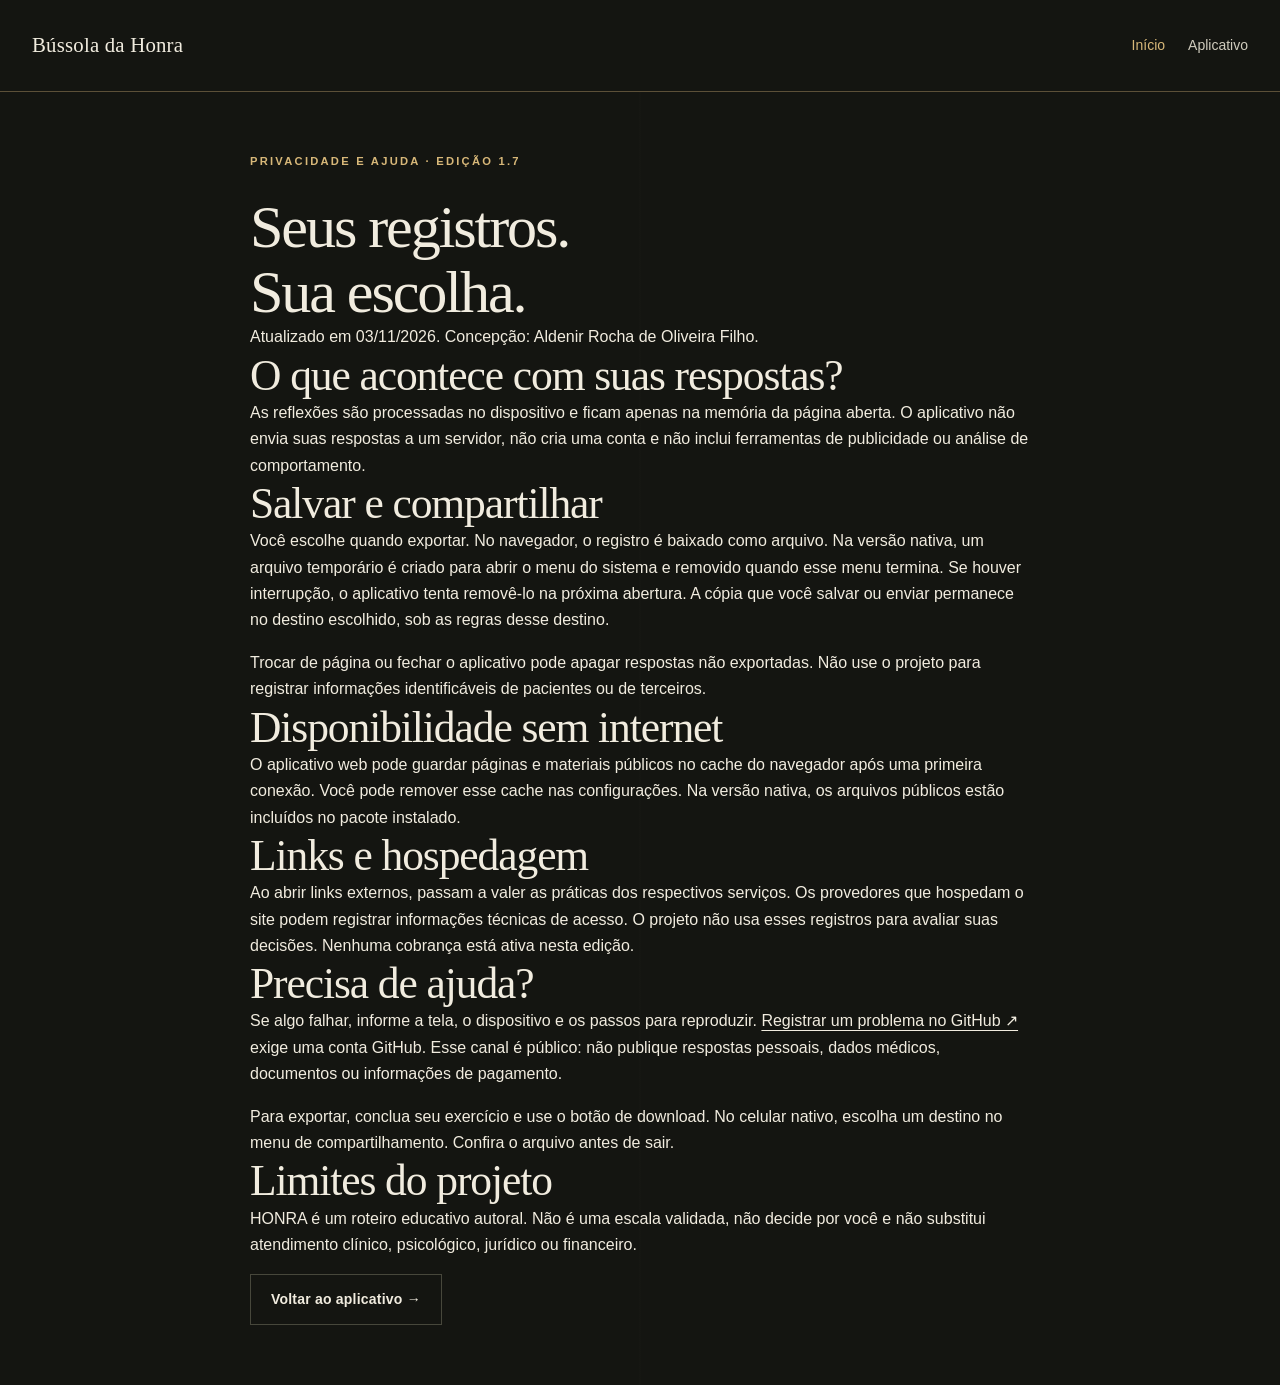
<file: privacidade.html>
<!doctype html>
<html lang="pt-BR"><head><meta charset="utf-8"><meta name="viewport" content="width=device-width,initial-scale=1"><meta name="theme-color" content="#141511"><title>Privacidade e ajuda · Bússola da Honra</title><link rel="stylesheet" href="styles.css"><link rel="stylesheet" href="spartan.css"><script src="platform.js" defer></script><script src="pwa.js" defer></script><link rel="manifest" href="manifest.webmanifest"><link rel="apple-touch-icon" href="icons/icon-180.png"></head>
<body><header class="site-header"><a class="brand" href="aplicativo.html">Bússola da Honra</a><nav aria-label="Ajuda"><a href="index.html">Início</a><a href="aplicativo.html">Aplicativo</a></nav></header>
<main class="wrap" style="max-width:780px;padding-block:60px"><p class="eyebrow">PRIVACIDADE E AJUDA · EDIÇÃO 1.7</p><h1>Seus registros.<br>Sua escolha.</h1><p>Atualizado em 03/11/2026. Concepção: Aldenir Rocha de Oliveira Filho.</p>
<h2>O que acontece com suas respostas?</h2><p>As reflexões são processadas no dispositivo e ficam apenas na memória da página aberta. O aplicativo não envia suas respostas a um servidor, não cria uma conta e não inclui ferramentas de publicidade ou análise de comportamento.</p>
<h2>Salvar e compartilhar</h2><p>Você escolhe quando exportar. No navegador, o registro é baixado como arquivo. Na versão nativa, um arquivo temporário é criado para abrir o menu do sistema e removido quando esse menu termina. Se houver interrupção, o aplicativo tenta removê-lo na próxima abertura. A cópia que você salvar ou enviar permanece no destino escolhido, sob as regras desse destino.</p><p>Trocar de página ou fechar o aplicativo pode apagar respostas não exportadas. Não use o projeto para registrar informações identificáveis de pacientes ou de terceiros.</p>
<h2>Disponibilidade sem internet</h2><p>O aplicativo web pode guardar páginas e materiais públicos no cache do navegador após uma primeira conexão. Você pode remover esse cache nas configurações. Na versão nativa, os arquivos públicos estão incluídos no pacote instalado.</p>
<h2>Links e hospedagem</h2><p>Ao abrir links externos, passam a valer as práticas dos respectivos serviços. Os provedores que hospedam o site podem registrar informações técnicas de acesso. O projeto não usa esses registros para avaliar suas decisões. Nenhuma cobrança está ativa nesta edição.</p>
<h2>Precisa de ajuda?</h2><p>Se algo falhar, informe a tela, o dispositivo e os passos para reproduzir. <a href="https://github.com/aldenirfilho/bussola-da-honra-site/issues/new">Registrar um problema no GitHub ↗</a> exige uma conta GitHub. Esse canal é público: não publique respostas pessoais, dados médicos, documentos ou informações de pagamento.</p><p>Para exportar, conclua seu exercício e use o botão de download. No celular nativo, escolha um destino no menu de compartilhamento. Confira o arquivo antes de sair.</p>
<h2>Limites do projeto</h2><p>HONRA é um roteiro educativo autoral. Não é uma escala validada, não decide por você e não substitui atendimento clínico, psicológico, jurídico ou financeiro.</p><p><a class="button" href="aplicativo.html">Voltar ao aplicativo →</a></p></main></body></html>
</file>
<file: styles.css>
@charset "UTF-8";
:root{--bg:#101e27;--surface:#192a34;--surface2:#213640;--text:#f0f1e9;--muted:#b3c1c5;--accent:#c8dba8;--line:#354951;--ink:#172830;--warm:#e7c79c;--blue:#a8cddd;font-family:Arial,Helvetica,sans-serif;color-scheme:dark;font-size:16px;scroll-behavior:smooth;scroll-padding-top:30px}*{box-sizing:border-box}body{margin:0;background:var(--bg);color:var(--text);line-height:1.65}a{color:inherit;text-underline-offset:4px}button,input,textarea,select{font:inherit}button,a,input,textarea,select{touch-action:manipulation}button{cursor:pointer}a,button,input,textarea,select,summary{outline-offset:5px}*:focus-visible{outline:3px solid var(--accent)}button:disabled{opacity:.5;cursor:not-allowed}::selection{background:var(--accent);color:var(--ink)}h1,h2,h3,p{margin:0}p+p{margin-top:1rem}h1,h2,.large-copy,.compass-caption{font-family:Georgia,'Times New Roman',serif;font-weight:400}h1{font-size:clamp(2.8rem,4.8vw,4.9rem);line-height:1.1;letter-spacing:-.045em}h2{font-size:clamp(2.3rem,3.6vw,3.6rem);line-height:1.13;letter-spacing:-.035em}h3{font-size:1.4rem;line-height:1.3;font-weight:500}em{color:var(--accent);font-weight:400}strong{color:var(--text)}.wrap{width:min(1220px,calc(100% - 80px));margin-inline:auto}.skip{position:fixed;top:-100px;background:var(--accent);color:var(--ink);padding:12px;z-index:99}.skip:focus{top:8px}.site-header{min-height:94px;padding:18px 40px;display:flex;align-items:center;justify-content:space-between;gap:24px;border-bottom:1px solid var(--line)}.brand{font-family:Georgia,serif;font-size:1.35rem;text-decoration:none;display:flex;align-items:center;gap:12px;white-space:nowrap}.brand i{font-size:1rem;color:var(--muted)}.brand-mark{font-size:2.4rem;color:var(--accent);line-height:1}.site-header nav{display:flex;gap:26px;flex-wrap:wrap}.site-header nav a{font-size:.9rem;text-decoration:none;color:var(--muted)}.site-header nav a:hover{color:var(--accent)}.edition{font-size:.75rem;letter-spacing:.12em;color:var(--muted)}.hero{display:grid;grid-template-columns:1.12fr 1fr;gap:65px;padding-top:66px;padding-bottom:66px;align-items:center}.eyebrow{font-size:.78rem;letter-spacing:.12em;font-weight:600;color:var(--accent);margin-bottom:24px}.lead{font-size:1.14rem;color:#d7dfdf;max-width:500px;margin-top:25px}.hero-note{font-size:.9rem;color:var(--muted);max-width:490px;margin-top:18px}.button{display:inline-flex;align-items:center;justify-content:center;gap:28px;border:1px solid var(--line);border-radius:5px;padding:13px 20px;font-size:.95rem;text-decoration:none;background:transparent;color:var(--text);font-weight:600}.primary{background:var(--accent);color:var(--ink);border-color:var(--accent)}.primary:hover{background:#dceac6}.hero .button{margin-top:29px}.button span{font-size:1.2rem}.hero-foot{display:flex;gap:20px;flex-wrap:wrap;margin-top:33px;font-size:.75rem;letter-spacing:.04em;color:var(--muted)}.compass-card{background:var(--surface);border:1px solid var(--line);padding:24px 25px 20px;border-radius:180px 180px 8px 8px;min-width:0}.card-top{display:flex;justify-content:space-between;font-size:.75rem;letter-spacing:.04em;color:var(--muted);padding-top:10px;margin:35px 10px 8px}.compass{display:block;width:100%;height:auto}.compass .ring{stroke:#52626a;fill:none;stroke-width:1}.compass .dashed{stroke-dasharray:1 9;stroke-width:3}.compass .axis{stroke:#455961;stroke-width:1}.compass .rose{fill:#30464d;stroke:#607472;stroke-width:1}.compass .needle{fill:var(--accent)}.compass text{fill:#c6d3d3;font:12px Arial,sans-serif;letter-spacing:1px}.compass-caption{text-align:center;font-size:2.3rem;line-height:1.12;margin-top:-18px}.card-bottom{display:flex;justify-content:space-between;gap:15px;border-top:1px solid var(--line);padding-top:18px;margin-top:26px;font-size:.75rem;color:var(--muted)}.principle-strip{border-block:1px solid var(--line)}.principle-strip .wrap{display:flex;justify-content:space-between;gap:20px;padding-block:22px;color:var(--muted);font-size:.9rem}.section{padding-block:85px}.section-heading{display:grid;grid-template-columns:1.3fr 1fr;gap:70px;align-items:end;margin-bottom:38px}.section-heading .eyebrow{margin-bottom:16px}.section-heading>p{color:var(--muted);max-width:460px}.balance-grid{display:grid;grid-template-columns:1.05fr 1fr;border:1px solid var(--line);border-radius:8px;overflow:hidden}.balance-controls{padding:34px}.tag{display:inline-block;font-size:.75rem;color:var(--muted);letter-spacing:.08em;margin-bottom:15px}.balance-controls>p:not(.tag){font-size:.92rem;color:var(--muted);margin-top:12px;max-width:520px}.balance-controls label{display:flex;justify-content:space-between;gap:12px;margin-top:26px;font-size:.95rem}.balance-controls output{color:var(--accent);white-space:nowrap}input[type=range]{width:100%;accent-color:var(--accent);margin:18px 0 5px;cursor:pointer;height:20px}.range-labels{display:flex;justify-content:space-between;font-size:.78rem;color:var(--muted)}.balance-result{background:var(--surface);padding:34px;display:flex;flex-direction:column;align-items:flex-start;justify-content:center}.balance-result .eyebrow{margin-bottom:12px}.result-symbol{font-size:3rem;color:var(--accent);line-height:1.3}.balance-result h3{font-family:Georgia,serif;font-size:2rem;line-height:1.15;margin:12px 0}.balance-result p{color:#d3dcdc}.small{font-size:.85rem;color:var(--muted)!important}.balance-result .small{padding-top:18px;border-top:1px solid var(--line);margin-top:24px}.manifesto-section{background:var(--accent);color:var(--ink);padding-block:80px}.manifesto-section .eyebrow,.manifesto-section em{color:#354d3e}.manifesto-grid{display:grid;grid-template-columns:1fr 1.3fr;gap:80px}.manifesto-section strong{color:var(--ink)}.manifesto-section .large-copy{font-size:1.9rem;line-height:1.4;margin-bottom:20px}.site-footer{display:grid;grid-template-columns:1fr 1.4fr 1fr;gap:35px;padding-block:35px;border-top:1px solid var(--line);align-items:center}.site-footer p{font-size:.82rem;color:var(--muted);margin:0}.site-footer .brand{font-size:1.15rem}[hidden]{display:none!important}
@media(min-width:1500px){.hero{padding-block:80px}}@media(max-width:1050px){.edition{display:none}.hero{gap:30px}.wrap{width:calc(100% - 48px)}.site-header{padding-inline:24px}.site-header nav{gap:16px}.manifesto-grid{gap:40px}.card-top{font-size:.75rem}.compass-caption{font-size:1.9rem}.site-footer{grid-template-columns:1fr 1fr}.site-footer>p:last-child{grid-column:1/-1}}@media(max-width:730px){.wrap{width:calc(100% - 36px)}.site-header{align-items:flex-start;padding:20px 18px;flex-direction:column;gap:16px}.site-header nav{gap:16px}.site-header nav a{font-size:.875rem}.hero{grid-template-columns:1fr;padding-block:38px;gap:35px}.hero h1{font-size:clamp(2.6rem,9.5vw,4rem)}.hero-note{font-size:.9rem}.hero-foot{gap:12px;margin-top:24px}.compass-card{max-width:470px;justify-self:center;width:100%;padding:20px}.compass-caption{font-size:2.2rem}.principle-strip .wrap{flex-direction:column;gap:7px;padding-block:20px}.section{padding-block:52px}.section-heading,.balance-grid,.manifesto-grid{grid-template-columns:1fr;gap:24px}.section-heading{margin-bottom:26px}.balance-grid{gap:0}.balance-controls,.balance-result{padding:24px}.balance-result h3{font-size:1.8rem}.manifesto-section{padding-block:50px}.manifesto-section .large-copy{font-size:1.6rem}.site-footer{grid-template-columns:1fr;gap:20px}.site-footer>p:last-child{grid-column:auto}}@media(prefers-reduced-motion:reduce){*{scroll-behavior:auto!important;animation:none!important;transition:none!important}}@media print{body{background:white;color:#111}.site-header nav,.hero .button,.balance-controls,.skip{display:none}.wrap{width:100%}.hero{grid-template-columns:1fr}.compass-card{display:none}.section,.manifesto-section{padding-block:25px}.balance-grid,.manifesto-grid{display:block}.balance-result{background:white;color:#111}.eyebrow,em,strong,p,.small{color:#111!important}.site-footer{display:block}}
.tension-grid{display:grid;grid-template-columns:repeat(3,1fr);border-top:1px solid var(--line);border-left:1px solid var(--line)}.tension-grid article{padding:30px;border-right:1px solid var(--line);border-bottom:1px solid var(--line)}.number{font-family:Georgia,serif;font-size:2rem;color:var(--accent);display:block;margin-bottom:24px}.tension-grid h3 span{font-family:Georgia,serif;font-style:italic;color:var(--muted)}.tension-grid p{margin-top:18px;color:var(--muted);font-size:1rem}.tension-grid .question{color:var(--accent);border-top:1px solid var(--line);padding-top:18px;font-size:.95rem}.method-section{background:#14252e;border-block:1px solid var(--line);padding-block:85px}.method-grid{display:grid;grid-template-columns:repeat(5,1fr);gap:24px;margin-bottom:44px}.method-grid article{border-top:1px solid #658073;padding-top:22px}.method-grid article>span{font-family:Georgia,serif;font-size:3.2rem;color:var(--accent);line-height:1}.method-grid h3{font-size:1.1rem;margin:17px 0 12px}.method-grid p{font-size:.95rem;color:var(--muted)}.workshop{padding:35px;background:var(--bg);border:1px solid var(--line);border-radius:8px}.workshop-heading{display:flex;gap:20px;justify-content:space-between;align-items:center;margin-bottom:15px}.workshop-heading .eyebrow{margin-bottom:10px}.workshop-heading>span{font-size:.9rem;color:var(--accent);white-space:nowrap}.step-track{display:flex;gap:12px;margin:28px 0}.step-track span{height:36px;width:36px;display:grid;place-items:center;border:1px solid var(--line);border-radius:50%;color:var(--muted)}.step-track .active{background:var(--accent);color:var(--ink);border-color:var(--accent)}fieldset{border:0;padding:0;margin:0;min-width:0}legend{font-family:Georgia,serif;font-size:1.65rem;margin-bottom:12px;line-height:1.3}form label{display:block;margin:18px 0 8px;font-size:.95rem}form label>span{color:var(--muted);font-size:.85rem}form input:not([type=range]),form textarea,form select{width:100%;padding:12px 14px;border:1px solid #627680;border-radius:4px;background:var(--surface);color:var(--text);min-height:48px;min-width:0}form input::placeholder,form textarea::placeholder{color:#a7b8be;opacity:1}form textarea{min-height:100px;resize:vertical}form select{color-scheme:dark}form .field-help{color:var(--muted);font-size:.95rem}.field-pair{display:grid;grid-template-columns:1fr 1.4fr;gap:24px}.form-actions{display:flex;flex-wrap:wrap;gap:14px;margin-top:24px}.form-actions>#next,.form-actions>#finish{margin-left:auto}.decision-result{margin-top:28px;padding:28px;border:1px solid var(--accent);border-radius:6px}.decision-result h3{font-family:Georgia,serif;font-size:2rem;line-height:1.2;margin-bottom:18px}.decision-result dt{color:var(--accent);font-size:.85rem;margin-top:20px;font-weight:600}.decision-result dd{margin:5px 0 0;white-space:pre-wrap;overflow-wrap:anywhere;color:var(--text)}.case-buttons{display:flex;gap:10px;flex-wrap:wrap;margin-bottom:22px}.case-buttons button{border:1px solid var(--line);background:transparent;color:var(--muted);border-radius:30px;padding:12px 20px;font-size:.9rem}.case-buttons button[aria-pressed=true]{background:var(--accent);color:var(--ink);border-color:var(--accent)}.case-panel{display:grid;grid-template-columns:1fr 1fr;gap:50px;background:var(--surface);padding:40px;border-radius:8px}.case-panel h3{font-family:Georgia,serif;font-size:2.1rem;line-height:1.2;margin-bottom:25px}.case-panel p{color:#ccd8da}.case-lessons p{margin-top:0;padding:0 0 20px;border-bottom:1px solid var(--line);margin-bottom:20px}.case-lessons p:last-child{margin-bottom:0;border:0;padding:0}.case-lessons strong{display:block;color:var(--accent);margin-bottom:7px;font-size:.9rem}.case-lessons span{display:block}.finance-note{display:flex;gap:25px;border:1px solid var(--line);padding:30px;margin-top:26px;border-radius:8px}.finance-note>span{font-size:2rem;color:var(--accent);line-height:1.2}.finance-note h3{margin-bottom:13px}.finance-note p{color:var(--muted);font-size:.95rem}.principles{border-top:1px solid var(--line)}.principles-grid{display:grid;grid-template-columns:repeat(3,1fr);gap:38px 35px;margin:35px 0 40px}.principles-grid h3{font-family:Georgia,serif;font-size:1.7rem;margin-bottom:18px}.principles-grid p{color:var(--muted);font-size:1rem}details{border-bottom:1px solid var(--line)}summary{cursor:pointer;padding:20px 32px 20px 0;position:relative;font-size:1.05rem}summary::marker{color:var(--accent)}.details-body{padding:0 0 26px;max-width:950px;color:var(--muted)}.details-body li+li{margin-top:10px}.faith-section{background:#1d3438;padding-block:80px;border-block:1px solid #426063}.faith-grid{display:grid;grid-template-columns:1fr 1.25fr;gap:75px}.faith-section .large-copy{font-size:2rem;line-height:1.3;margin-bottom:24px;color:var(--text)}.faith-section p{color:#cad7d5}.faith-section .eyebrow{color:var(--accent)}.faith-line{font-family:Georgia,serif;font-style:italic;font-size:1.45rem;margin-top:25px!important}.verse-links{margin-top:25px;display:grid;gap:10px;font-size:.9rem;color:var(--accent)}.sources-grid{display:grid;grid-template-columns:repeat(3,1fr);gap:30px;margin-bottom:32px}.sources-grid article{padding:25px;border:1px solid var(--line);border-radius:6px}.sources-grid h3{font-size:1.2rem;margin-bottom:18px}.sources-grid p{color:var(--muted);font-size:.95rem}.sources-grid a{display:inline-block;margin-top:22px;font-size:.9rem;color:var(--accent)}.downloads{border-block:1px solid var(--line);margin-top:40px;padding:30px 0;display:flex;align-items:center;justify-content:space-between;gap:25px}.downloads .eyebrow{margin-bottom:10px}.downloads>div:last-child{display:flex;flex-wrap:wrap;gap:12px}.closing{text-align:center;padding-top:70px}.closing p{font-family:Georgia,serif;font-size:clamp(1.7rem,3vw,2.6rem);line-height:1.35}.closing a{display:inline-block;margin-top:25px;font-size:.95rem;color:var(--accent)}
@media(max-width:1050px){.tension-grid,.principles-grid{grid-template-columns:repeat(2,1fr)}.method-grid{grid-template-columns:repeat(3,1fr)}.sources-grid{grid-template-columns:1fr}.sources-grid article{padding:28px}.case-panel{gap:30px;padding:30px}.faith-grid{gap:40px}.downloads{align-items:flex-start;flex-direction:column}}@media(max-width:730px){.tension-grid,.principles-grid,.method-grid,.case-panel,.faith-grid,.field-pair{grid-template-columns:1fr}.tension-grid article{padding:24px}.tension-grid .number{margin-bottom:16px}.method-section{padding-block:52px}.method-grid{gap:20px}.method-grid article{display:grid;grid-template-columns:40px 1fr;gap:0 18px}.method-grid article>span{grid-row:1/3;font-size:2.5rem}.method-grid h3{margin:0 0 10px}.workshop{padding:22px}.workshop-heading{align-items:flex-start;flex-direction:column;gap:12px}.workshop-heading>span{white-space:normal}.field-pair{gap:0}.form-actions{flex-direction:column}.form-actions>#next,.form-actions>#finish{margin-left:0}.form-actions .button{width:100%}.case-buttons button{font-size:.875rem;padding:10px 15px}.case-panel{padding:25px;gap:28px}.case-panel h3{font-size:1.8rem}.finance-note{padding:24px;gap:15px}.faith-section{padding-block:52px}.faith-grid{gap:35px}.faith-section .large-copy{font-size:1.7rem}.decision-result{padding:20px}.decision-result h3{font-size:1.7rem}.downloads .button{font-size:.875rem}.principles-grid{gap:28px}.closing{padding-top:45px}}
@media print{.method-section,.workshop,.case-panel,.faith-section,.sources-grid article{background:white;color:#111}.tension-grid,.method-grid,.principles-grid,.sources-grid,.case-panel,.faith-grid{display:block}article{break-inside:avoid;margin-bottom:20px}.button,.case-buttons,.form-actions,form,.step-track{display:none!important}.decision-result{display:block}.faith-section a,.closing a{color:#111}a{overflow-wrap:anywhere}}

/* Edição 1.1: leitura, definições e síntese da reflexão. */
.reading-entry {
  margin-top: 16px;
  color: var(--muted);
  font-size: .9rem;
}
.reading-entry a { color: var(--accent); }
.result-points-group {
  margin-top: 22px;
  padding: 18px 20px;
  background: var(--surface);
  border-left: 3px solid var(--accent);
}
.result-points-group h4 {
  margin: 0 0 10px;
  font-size: 1rem;
  color: var(--accent);
}
.result-points-group ul { margin: 0; padding-left: 22px; }
.result-points-group li + li { margin-top: 8px; }
.terms { margin: 0; }
.terms dt { margin-top: 16px; color: var(--text); font-weight: 600; }
.terms dd { margin: 5px 0 0; }
.downloads { align-items: flex-start; flex-direction: column; }

/* Edição 1.2 — uma oficina de decisões, com espaço para reflexão. */
:root {
 --bg:#0c2428; --surface:#173439; --surface2:#204147;
 --text:#f5f3e9; --muted:#bac9c8; --accent:#e6c994;
 --line:#365157; --ink:#142e31; --warm:#e6c994; --blue:#bcd8d5;
 scroll-padding-top:105px;
}
body { background:var(--bg); }
.wrap { width:min(1320px,calc(100% - 96px)); }
.site-header {
 min-height:88px; padding:18px max(32px,calc((100vw - 1320px) / 2));
 position:relative; z-index:10; background:var(--bg);
}
.brand { font-size:1.45rem; gap:11px; }
.brand i { color:var(--accent); }
.brand-mark { color:var(--accent); }
.site-header nav { gap:23px; }
.site-header nav a { color:#d3dfdc; font-size:.875rem; }
.site-header nav a:first-child { color:var(--accent); }
.edition { font-size:.75rem; letter-spacing:.13em; white-space:nowrap; }
.menu-toggle { display:none; }
.hero { grid-template-columns:1fr 1.17fr; gap:76px; align-items:start; padding-block:62px 70px; }
.hero-copy { padding-top:20px; }
.hero-copy>.eyebrow { margin-bottom:25px; }
.eyebrow { font-size:.75rem; letter-spacing:.16em; }
h1 { font-size:clamp(3.1rem,4.7vw,4.7rem); line-height:1.075; letter-spacing:-.047em; }
h1 em { font-style:italic; }
h2 { font-size:clamp(2.2rem,3.4vw,3.5rem); letter-spacing:-.04em; }
.lead { color:var(--text); font-size:1.35rem; line-height:1.5; margin-top:28px; }
.hero-note { font-size:1rem; color:var(--muted); max-width:390px; line-height:1.75; margin-top:18px; }
.hero .button { margin-top:24px; }
.mobile-start { display:none; }
.reading-entry { margin-top:24px; font-size:.94rem; }
.reading-entry a { text-decoration:none; border-bottom:1px solid #877956; padding-bottom:5px; }
.reading-entry a span { margin-left:12px; }
.hero-principles { margin-top:38px; padding-top:21px; border-top:1px solid var(--line); max-width:390px; }
.hero-principles p { font-size:.875rem; color:var(--muted); margin-top:12px; }
.hero-principles p span { color:var(--accent); font-size:.75rem; margin-right:13px; }
.hero-signature { display:flex; gap:14px; align-items:center; margin-top:35px; }
.hero-signature>span:last-child { font-size:.75rem; letter-spacing:.1em; color:var(--muted); line-height:1.8; }
.hero-signature strong { font-weight:400; font-size:.875rem; letter-spacing:0; }
.button { border-radius:3px; min-height:48px; transition:background .18s,border-color .18s; }
.primary { background:var(--accent); color:var(--ink); border-color:var(--accent); }
.primary:hover { background:#f4deb5; border-color:#f4deb5; }
a:hover { text-decoration-thickness:2px; }
.principle-strip .wrap { font-size:.75rem; letter-spacing:.14em; color:var(--accent); padding-block:25px; }
/* Light paper makes the active task distinct from the reading sections. */
.workshop {
 --bg:#f6f4ec; --surface:#eeede5; --text:#142e31; --muted:#526563;
 --accent:#285d56; --ink:#fffdf7; --line:#c8d2c9;
 background:var(--bg); color:var(--text); border:0; border-radius:7px;
 padding:30px 34px 32px; box-shadow:0 14px 55px #03151730;
}
.workshop-heading { margin-bottom:12px; align-items:flex-start; gap:12px; }
.workshop-heading .eyebrow { font-size:.75rem; letter-spacing:.12em; margin-bottom:9px; }
.workshop-heading h2 { font-size:1.8rem; letter-spacing:-.035em; line-height:1.2; }
.workshop-heading>span { font-size:.75rem; padding:6px 9px; border:1px solid var(--line); border-radius:30px; margin-top:2px; }
.workshop>.small { font-size:.875rem; line-height:1.55; }
.workshop .form-instructions { margin-top:10px; font-size:.75rem; }
.step-track { margin:24px 0 34px; justify-content:space-between; gap:5px; padding-bottom:13px; }
.step-track span { position:relative; width:36px; height:36px; font-family:Georgia,serif; font-size:1.2rem; background:transparent; }
.step-track span::after { content:attr(data-label); position:absolute; top:41px; left:50%; transform:translateX(-50%); color:var(--muted); font: .75rem Arial,sans-serif; white-space:nowrap; }
.step-track .active { background:var(--accent); color:#fff; box-shadow:0 0 0 4px #285d5612; }
.step-track .active::after { color:var(--accent); font-weight:700; }
.step-track .completed { background:#dce8de; border-color:#739584; color:#285d56; }
legend { font-family:Arial,sans-serif; font-size:1rem; font-weight:600; line-height:1.5; margin-bottom:3px; padding-top:5px; }
form label { font-size:.875rem; line-height:1.5; margin:17px 0 6px; font-weight:600; }
form label>span { color:var(--accent); font-size:.875rem; }
form input:not([type=range]),form textarea,form select {
 font-size:1rem; background:#fffef9; border:1px solid #a6b8ad; color:var(--text);
 padding:10px 12px; line-height:1.5; min-height:44px; border-radius:3px;
}
form textarea { min-height:76px; height:76px; }
form input::placeholder,form textarea::placeholder { color:#63756d; }
form select { color-scheme:light; }
form input[type=date] { color-scheme:light; }
form .field-help { font-size:.875rem; line-height:1.5; margin-top:10px; }
.form-actions { gap:10px; margin-top:22px; }
.workshop .button { font-size:.875rem; padding:11px 18px; }
.workshop .primary { background:#285d56; color:#fff; border-color:#285d56; }
.workshop .primary:hover { background:#184940; }
.workshop .small { color:var(--muted)!important; }
.workshop .eyebrow { color:var(--accent); }
.workshop strong { color:var(--text); }
.workshop .field-pair { gap:15px; grid-template-columns:1fr; }
.decision-result { padding:0; border:0; margin-top:22px; }
.decision-result h3 { font-size:1.8rem; }
.decision-result dd { font-size:.94rem; }
.result-points-group { padding:15px; }
.result-points-group h4 { font-size:.9rem; }
.result-points-group li { font-size:.9rem; }
#result-details { border-top:1px solid var(--line); margin-top:24px; }
.section { padding-block:90px; }
.section-heading { gap:90px; }
.section-heading>p { font-size:1rem; line-height:1.8; }
.balance-grid { border-radius:5px; }
.balance-controls,.balance-result { padding:36px; }
.balance-controls label { font-size:1rem; }
.balance-controls>p:not(.tag) { font-size:1rem; }
.balance-result h3 { font-size:2.15rem; }
.balance-result p { color:var(--muted); }
.small { font-size:.875rem; }
.range-labels { font-size:.875rem; }
.compact { font-size:.875rem; }
.compass-interlude { padding-block:8px 86px; display:grid; grid-template-columns:.85fr 1.15fr; gap:100px; align-items:center; }
.compass-interlude>div:last-child>p:not(.eyebrow) { margin-top:23px; color:var(--muted); max-width:520px; }
.compass-interlude .text-link { display:inline-block; color:var(--accent); margin-top:23px; font-size:.94rem; }
.compass-card { background:transparent; padding:8px 28px 22px; border-color:var(--line); border-radius:210px 210px 5px 5px; width:100%; max-width:440px; justify-self:center; }
.compass-caption { font-size:1.7rem; margin-top:-12px; }
.compass text { fill:#d1dfd8; }
.compass .ring { stroke:#52716c; }
.compass .rose { fill:#274b4d; stroke:#7a927c; }
.compass .needle { fill:var(--accent); }
.card-top { margin-top:45px; font-size:.75rem; }
.card-bottom { flex-wrap:wrap; gap:4px; font-size:.75rem; margin-top:18px; }
.manifesto-section { background:#e6c994; color:#173033; padding-block:76px; }
.manifesto-section strong { color:#173033; }
.manifesto-section em,.manifesto-section .eyebrow { color:#34514d; }
.manifesto-grid { grid-template-columns:1fr 1.1fr; gap:100px; }
.manifesto-section .large-copy { font-size:2.1rem; }
.tension-grid { border-left:0; gap:0 38px; }
.tension-grid article { padding:30px 0; border-right:0; }
.tension-grid .number { font-size:1.6rem; margin-bottom:19px; }
.tension-grid h3 { font-family:Georgia,serif; font-size:1.65rem; }
.tension-grid p { line-height:1.75; }
.tension-grid .question { border-top:0; padding-top:0; }
.method-section { background:#143237; padding-block:75px; }
.method-grid { gap:30px; margin-bottom:0; }
.method-grid article>span { font-size:3.7rem; }
.method-grid article { border-top-color:#6c8578; }
.method-grid h3 { font-size:1.05rem; }
.method-grid p { font-size:1rem; }
.case-buttons { gap:9px; }
.case-buttons button { padding:11px 19px; font-size:.875rem; }
.case-panel { background:#18383d; border:1px solid #365157; border-radius:5px; padding:36px; gap:50px; }
.case-panel p { color:#cad7d4; }
.case-panel h3 { font-size:2.2rem; }
.case-lessons strong { color:var(--accent); }
.finance-note { border-radius:5px; }
.finance-note p { font-size:1rem; }
.principles-grid { gap:40px; }
.principles-grid article { padding-top:22px; border-top:1px solid var(--line); }
.principles-grid h3 { font-size:1.65rem; }
.faith-section { background:#163b3b; border-color:#43615c; }
.faith-grid { gap:90px; }
.faith-section p { color:#d0ddd6; }
.sources-grid article { padding:25px; border-radius:4px; }
.sources-grid p { font-size:1rem; }
.tag { font-size:.75rem; letter-spacing:.1em; }
.downloads { padding-block:35px; flex-direction:row; }
.downloads>div:last-child { justify-content:flex-end; }
.downloads .button { font-size:.875rem; }
.site-footer { padding-block:34px 42px; }
.site-footer a:not(.brand) { display:inline-block; margin-top:12px; color:var(--accent); }
.site-footer p { font-size:.875rem; }
@media(min-width:1600px) { .hero { padding-top:75px; gap:100px; } }
@media(max-width:1200px) {
 .wrap { width:calc(100% - 64px); } .hero { gap:45px; }
 .edition { display:none; } .site-header nav { gap:18px; }
 .hero h1 { font-size:3.8rem; } .workshop { padding:27px; }
 .workshop-heading { flex-wrap:wrap; } .workshop-heading>span { margin-top:0; }
 .compass-interlude { gap:60px; }
}
@media(max-width:950px) {
 .wrap { width:calc(100% - 48px); } .hero { grid-template-columns:.9fr 1.1fr; gap:30px; }
 .hero h1 { font-size:3.1rem; } .hero-note { font-size:.94rem; }
 .site-header { padding-inline:24px; flex-wrap:wrap; gap:12px; }
 .site-header nav { justify-content:space-between; flex:1; gap:12px; }
 .brand { font-size:1.2rem; } .site-header nav a { font-size:.875rem; }
 .hero-principles { margin-top:25px; } .hero-signature { margin-top:26px; }
 .workshop { padding:24px; } .workshop-heading h2 { font-size:1.7rem; }
 .section-heading { gap:45px; } .manifesto-grid { gap:50px; }
 .compass-interlude { gap:40px; } .faith-grid { gap:45px; }
 .downloads { flex-direction:column; } .downloads>div:last-child { justify-content:flex-start; }
}
@media(max-width:730px) {
 :root { scroll-padding-top:24px; }
 .wrap { width:calc(100% - 36px); }
 .site-header { padding:17px 18px; flex-direction:row; align-items:center; gap:12px; min-height:75px; }
 .brand { font-size:1.27rem; } .brand-mark { font-size:2rem; }
 .site-header nav { flex:0 0 100%; display:flex; flex-wrap:wrap; justify-content:flex-start; padding-top:12px; gap:12px 22px; }
 .js-ready .site-header nav:not(.is-open) { display:none; }
 .js-ready .menu-toggle { display:inline-flex; gap:10px; padding:9px 12px; color:var(--text); border:1px solid var(--line); background:transparent; border-radius:3px; font-size:.875rem; }
 .hero { grid-template-columns:1fr; padding-block:33px 40px; gap:32px; }
 .hero-copy { padding-top:0; } .hero-copy>.eyebrow { margin-bottom:21px; }
 .hero h1 { font-size:clamp(2.6rem,11vw,4rem); max-width:500px; }
 .hero h1 br:last-child { display:none; }
 .hero h1 em br::after { content:' '; }
 .lead { font-size:1.18rem; margin-top:21px; }
 .lead br { display:none; } .lead br::after { content:' '; }
 .hero-note { font-size:1rem; max-width:490px; margin-top:12px; }
 .hero-principles,.hero-signature { display:none; }
 .mobile-start { display:inline-flex; } .reading-entry { font-size:.875rem; margin-top:20px; }
 .workshop { padding:24px 20px; box-shadow:none; }
 .workshop-heading { flex-wrap:nowrap; flex-direction:column; gap:12px; }
 .workshop-heading h2 { font-size:1.85rem; }
 .workshop-heading>span { font-size:.75rem; }
 .workshop .form-instructions { font-size:.75rem; }
 .step-track { margin-inline:13px; }
 .step-track span { width:34px; height:34px; }
 .step-track span::after { font-size:.75rem; }
 .form-actions { flex-direction:column; } .form-actions .button { width:100%; }
 .principle-strip .wrap { padding-block:21px; gap:10px; font-size:.75rem; }
 .section { padding-block:56px; }
 .section-heading { gap:21px; } .section-heading>p { line-height:1.7; }
 .balance-controls,.balance-result { padding:25px; }
 .balance-controls label { font-size:.94rem; } .range-labels { font-size:.75rem; }
 .compass-interlude { grid-template-columns:1fr; gap:34px; padding-block:0 55px; }
 .compass-card { max-width:340px; padding-inline:20px; }
 .compass-interlude>div:last-child { max-width:520px; }
 .manifesto-section { padding-block:53px; } .manifesto-grid { gap:28px; }
 .manifesto-section .large-copy { font-size:1.75rem; }
 .tension-grid { grid-template-columns:1fr; } .tension-grid article { padding:27px 0; }
 .method-section { padding-block:53px; } .method-grid { gap:23px; }
 .method-grid article>span { font-size:2.8rem; }
 .case-panel { padding:24px; gap:28px; } .case-panel h3 { font-size:1.85rem; }
 .case-buttons { display:grid; grid-template-columns:1fr 1fr; }
 .case-buttons button { text-align:left; border-radius:4px; font-size:.875rem; padding:10px 12px; }
 .finance-note { padding:23px 20px; gap:14px; } .finance-note>span { font-size:1.5rem; }
 .faith-section { padding-block:54px; } .faith-grid { gap:32px; }
 .principles-grid { gap:12px; } .principles-grid article { padding-block:18px; }
 .sources-grid { gap:18px; } .sources-grid article { padding:23px; }
 .site-footer { grid-template-columns:1fr; gap:20px; }
 .site-footer>p:last-child { grid-column:auto; }
}
@media(max-width:370px) {
 .wrap { width:calc(100% - 28px); } .site-header { padding-inline:14px; }
 .brand { font-size:1.12rem; } .brand-mark { font-size:1.7rem; }
 .workshop { padding:22px 17px; } .step-track { margin-inline:12px; }
 .step-track span { width:30px; height:30px; } .step-track span::after { font-size:.75rem; }
 .case-buttons { grid-template-columns:1fr; }
}
@media(prefers-reduced-motion:reduce) { * { scroll-behavior:auto!important; transition:none!important; } }
@media print {
 :root { color-scheme:light; }
 .menu-toggle,.hero-principles,.hero-signature,.reading-entry { display:none!important; }
 .hero { display:block; padding:0; } .compass-interlude { display:none; }
 .workshop { background:white; color:#111; box-shadow:none; padding:0; }
 .workshop * { color:#111!important; } .workshop-heading { display:block; }
 .step-track { display:none; } .decision-result { border:0; padding:0; }
 .decision-result dt { break-after:avoid; } .decision-result dd { break-inside:avoid; }
 .print-record .site-header,.print-record .hero-copy,.print-record .site-footer,
 .print-record main> :not(.hero),.print-record .workshop>.small,
 .print-record .workshop>.form-instructions,.print-record #step-count { display:none!important; }
 .print-record .wrap { width:100%; } .print-record .hero { margin:0; }
 .print-record .workshop-heading::before { content:'BÚSSOLA DA HONRA · MEU REGISTRO'; display:block; font:12px Arial,sans-serif; margin-bottom:18px; }
.print-record #result-details { border:0; }
}
@media(max-width:730px) {
 .manifesto-grid { grid-template-columns:minmax(0,1fr); }
}
@media(max-width:370px) {
 .step-track span::after { display:none; }
 .step-track { margin-bottom:17px; padding-bottom:0; }
}

@media(max-width:730px){.manifesto-grid{grid-template-columns:1fr}}

/* Edição 1.4: entrada para a comparação de escolhas. */
.choice-invitation{display:flex;align-items:center;justify-content:space-between;gap:40px;border-block:1px solid var(--line);padding-block:38px;margin-bottom:12px}
.choice-invitation .eyebrow{margin-bottom:14px}.choice-invitation h2{font-size:2.35rem;line-height:1.2}.choice-invitation p:not(.eyebrow){color:var(--muted);max-width:650px;margin-top:15px}.choice-invitation .button{flex-shrink:0}
@media(max-width:950px){.choice-invitation{flex-direction:column;align-items:flex-start;gap:24px}.site-header nav{flex-wrap:wrap}.choice-invitation h2{font-size:2rem}}
@media(max-width:730px){.choice-invitation .button{width:100%}.choice-invitation h2{font-size:1.8rem}}
@media print{.choice-invitation{display:none!important}}
</file>
<file: assistants.css>
/* Edição 1.3 — biblioteca e oficina de assistentes guiados. */
.agents-invitation { display:flex; align-items:center; justify-content:space-between; gap:38px; padding:34px 0 52px; }
.agents-invitation .eyebrow { margin-bottom:12px; }
.agents-invitation h2 { font-size:2rem; }
.agents-invitation p:not(.eyebrow) { max-width:740px; margin-top:12px; color:var(--muted); }
.agents-invitation .button { flex-shrink:0; }
.assistant-intro { display:grid; grid-template-columns:1fr 1fr; gap:80px; align-items:end; padding-block:56px 45px; }
.assistant-intro h1 { font-size:clamp(2.6rem,4.2vw,4rem); }
.assistant-intro .eyebrow { margin-bottom:18px; }
.assistant-intro>div:last-child { max-width:530px; padding-bottom:5px; }
.assistant-intro>div:last-child>p:first-child { font-size:1.1rem; line-height:1.7; }
.local-mode { display:flex; gap:10px; align-items:center; font-size:.875rem; color:var(--accent); margin:19px 0 12px; }
.local-mode>span { font-size:1.25rem; }
.agents-workspace { display:grid; grid-template-columns:355px minmax(0,1fr); gap:38px; align-items:start; }
.agent-selector { position:sticky; top:24px; }
.agent-selector>.eyebrow { margin:0 0 20px; }
.agent-options { display:grid; gap:9px; }
.agent-pick { width:100%; display:flex; align-items:center; gap:15px; text-align:left; background:transparent; color:var(--text); border:1px solid var(--line); border-radius:5px; padding:18px; }
.agent-pick>span:nth-child(2) { flex:1; min-width:0; }
.agent-pick strong { display:block; font-size:1rem; line-height:1.35; font-weight:500; }
.agent-pick small { display:block; font-size:.875rem; color:var(--muted); line-height:1.5; margin-top:5px; }
.agent-initial { display:grid; place-items:center; color:var(--accent); font:1.75rem Georgia,serif; width:40px; flex-shrink:0; }
.pick-arrow { color:var(--accent); font-size:1.1rem; }
.agent-pick[aria-pressed=true] { background:#21433f; border-color:#b0ac80; box-shadow:inset 3px 0 0 var(--accent); }
.agent-pick:hover { background:#1a3737; border-color:#a3b2a0; }
.agent-pick:focus-visible { outline:3px solid var(--accent); }
.selector-note { border-top:1px solid var(--line); margin-top:28px; padding-top:25px; }
.selector-note strong { font:1.2rem Georgia,serif; }
.selector-note p { font-size:.875rem; color:var(--muted); margin-top:10px; }
.selector-note a { display:inline-block; font-size:.875rem; color:var(--accent); margin-top:18px; }
.assistant-workshop { padding:32px 36px; min-width:0; }
.assistant-top { display:flex; align-items:center; gap:18px; margin-bottom:18px; }
.agent-medallion { display:grid; place-items:center; background:#e3e9de; color:#285d56; width:54px; height:54px; flex-shrink:0; border-radius:50%; font:2rem Georgia,serif; }
.assistant-top .eyebrow { margin-bottom:7px; }
.assistant-top h2 { font-size:2rem; line-height:1.2; }
#agent-purpose { font-size:1.05rem; }
.session-note { margin-top:14px; line-height:1.6; }
.assistant-workshop details { border-color:#c8d2c9; }
.assistant-workshop summary { font-size:.94rem; padding:17px 0; }
.assistant-workshop .details-body { font-size:.94rem; line-height:1.6; }
.assistant-workshop .details-body h3 { font-size:1.2rem; margin-bottom:14px; }
#agent-example p+p { margin-top:14px; }
#agent-example strong { display:block; margin-bottom:3px; }
.form-eyebrow { margin:24px 0 12px; font-size:.75rem; }
.assistant-workshop textarea { min-height:84px; height:auto; }
.assistant-workshop form label { font-size:1rem; font-weight:500; margin-top:20px; }
.assistant-workshop .form-actions>.button { margin-top:0; }
.assistant-status { font-size:.875rem; line-height:1.6; color:#285d56; margin-block:18px; min-height:1.5em; }
#assistant-result { border-top:1px solid #c8d2c9; padding-top:24px; }
#assistant-result .eyebrow { margin-bottom:12px; }
#assistant-result h3 { font:1.8rem Georgia,serif; margin-bottom:14px; }
#assistant-result label { display:block; margin:18px 0 8px; font-size:.875rem; }
#assistant-output { width:100%; resize:vertical; padding:16px; font: .875rem/1.6 ui-monospace,SFMono-Regular,Consolas,monospace; color:#173033; background:#fffef9; border:1px solid #a6b8ad; border-radius:4px; min-height:280px; }
.profile-links { display:flex; flex-wrap:wrap; gap:16px; font-size:.875rem; color:#285d56; margin-top:18px; }
.skill-explanation { margin-top:18px; }
.skill-grid { display:grid; grid-template-columns:repeat(3,minmax(0,1fr)); gap:26px; }
.skill-card { border-top:1px solid var(--line); padding:25px 0 15px; }
.skill-card .tag { color:var(--accent); margin-bottom:13px; }
.skill-card h3 { font:1.7rem/1.2 Georgia,serif; margin-bottom:14px; }
.skill-card p:not(.tag) { color:var(--muted); font-size:1rem; }
.skill-card a { display:inline-block; font-size:.875rem; color:var(--accent); margin-top:20px; }
.library-download { display:grid; grid-template-columns:1.3fr 1fr; gap:40px; background:var(--surface); border:1px solid var(--line); border-radius:5px; padding:32px; margin:36px 0 22px; }
.library-download .eyebrow { margin-bottom:13px; }
.library-download h3 { font:1.8rem/1.2 Georgia,serif; }
.library-download p:not(.eyebrow) { margin-top:13px; color:var(--muted); }
.library-actions { display:flex; flex-direction:column; justify-content:center; gap:12px; align-items:stretch; }
.library-actions>a:last-child { font-size:.875rem; color:var(--accent); text-align:center; padding-top:6px; }
.assistants-page :focus-visible { outline-offset:4px; }
@media(max-width:1150px) {
 .agents-workspace { grid-template-columns:305px minmax(0,1fr); gap:25px; }
 .agent-pick { padding:16px 12px; gap:9px; } .agent-initial { width:30px; }
 .assistant-workshop { padding:28px; } .assistant-intro { gap:45px; }
 .agents-invitation { align-items:flex-start; flex-direction:column; gap:25px; }
}
@media(max-width:850px) {
 .agents-workspace { grid-template-columns:1fr; } .agent-selector { position:static; }
 .agent-options { grid-template-columns:1fr 1fr; }
 .selector-note { display:none; }
 .assistant-intro { grid-template-columns:1fr; gap:24px; padding-block:38px; }
 .assistant-intro>div:last-child { max-width:650px; }
 .assistant-intro h1 br { display:none; }
 .skill-grid { grid-template-columns:1fr 1fr; }
}
@media(max-width:560px) {
 .agent-options { grid-template-columns:1fr; gap:8px; }
 .agent-pick { padding:14px; gap:12px; }
 .agent-pick strong { font-size:1rem; } .agent-pick small { font-size:.875rem; }
 .assistant-intro h1 { font-size:2.6rem; }
 .assistant-intro>div:last-child>p:first-child { font-size:1rem; }
 .assistant-workshop { padding:24px 20px; }
 .assistant-top { gap:12px; align-items:flex-start; }
 .assistant-top h2 { font-size:1.75rem; }
 .agent-medallion { width:42px; height:42px; font-size:1.7rem; }
 .skill-grid,.library-download { grid-template-columns:1fr; gap:20px; }
 .library-download { padding:25px 20px; }
 .agents-invitation { padding-bottom:35px; }
 .agents-invitation h2 { font-size:1.8rem; }
 .agents-invitation .button { width:100%; padding-inline:14px; }
 .profile-links { flex-direction:column; gap:13px; }
}
@media print {
 .agent-selector,.assistant-intro,.assistants-page .site-header,.assistants-page form,.skill-explanation,.session-note,#example-details,#habilidades,.assistants-page .site-footer,.assistant-status { display:none!important; }
 .agents-workspace { display:block; width:100%; } .assistant-workshop { background:white; padding:0; }
 #assistant-output { height:auto; overflow:visible; }
}
</file>
<file: spartan.css>
/* Edição espartana: pedra, bronze e vermelho. O método e seus limites permanecem. */
@media screen {
  :root {
    --bg:#141511; --surface:#20211c; --surface2:#2b2c24;
    --text:#f1ecdf; --muted:#c0bdae; --accent:#d8b879;
    --line:#47473b; --ink:#1a1c15; --warm:#d8b879; --blue:#d8cbaa;
    --crimson:#8a302b; color-scheme:dark;
  }
  body { background:var(--bg); background-image:linear-gradient(90deg,transparent 49.9%,#f4e5b303 50%,transparent 50.1%); }
  h1,h2,.compass-caption,.large-copy { font-family:Georgia,'Times New Roman',serif; }
  h1 { letter-spacing:-.035em; }
  h1 em,h2 em { font-style:normal; }
  h2 { letter-spacing:-.025em; }
  .wrap { max-width:1280px; }
  .site-header { border-bottom-color:#5c5038; min-height:92px; background:#141511; }
  .brand { font-size:1.3rem; letter-spacing:.01em; }
  .brand i { font-style:normal; color:#c0bdae; }
  .brand-mark { display:inline-flex; align-items:center; justify-content:center; flex-shrink:0; }
  .brand-mark .shield-icon { width:33px; height:39px; display:block; }
  .site-header nav { gap:23px; }
  .site-header nav a { color:#d0ccbd; }
  .site-header nav a:hover,.site-header nav [aria-current=page] { color:var(--accent); }
  .edition { font-size:.65rem; letter-spacing:.18em; }
  .eyebrow { font-size:.7rem; letter-spacing:.2em; line-height:1.7; }
  .hero { grid-template-columns:1fr 1.1fr; gap:70px; padding-block:54px 64px; }
  .hero-copy { padding-top:5px; }
  .hero-insignia { display:flex; align-items:center; gap:22px; margin-bottom:25px; }
  .hero-insignia .shield-icon { width:72px; height:84px; flex-shrink:0; }
  .hero-insignia .eyebrow { margin:0; max-width:250px; }
  .hero h1 { font-size:clamp(3.25rem,5.3vw,4.8rem); font-weight:400; letter-spacing:-.025em; line-height:1.03; text-transform:uppercase; }
  .hero h1 em { color:var(--accent); }
  .hero .lead { font-size:1.18rem; margin-top:24px; max-width:380px; }
  .hero-note { max-width:420px; font-size:.96rem; line-height:1.8; }
  .hero-principles { margin-top:27px; padding-left:18px; border-left:2px solid var(--crimson); }
  .hero-principles p { font-size:.84rem; line-height:1.6; }
  .hero-signature { margin-top:27px; }
  .hero-signature .brand-mark .shield-icon { width:24px; height:29px; }
  .reading-entry a { color:var(--accent); }
  .button,.case-buttons button,.balance-grid,.case-panel,.finance-note,.sources-grid article,.library-download,.agent-pick { border-radius:0; }
  .button { min-height:47px; font-size:.875rem; letter-spacing:.015em; }
  .primary { background:var(--accent); border-color:var(--accent); color:var(--ink); }
  .primary:hover { background:#ebd29f; border-color:#ebd29f; }
  .principle-strip { border-color:#5c5038; background:#1e1e18; }
  .principle-strip .wrap { font-size:.67rem; letter-spacing:.2em; }
  .workshop {
    --bg:#ece7d9; --surface:#e2ddcd; --text:#28291f; --muted:#5d5d4f;
    --accent:#7e2f29; --ink:#fff9ec; --line:#c4bda9;
    color-scheme:light; border-radius:0; background:var(--bg);
    border:1px solid #c2b594; border-top:4px solid #8a302b;
    box-shadow:0 16px 40px #00000026; padding:28px 31px;
  }
  .workshop-heading h2 { font-size:1.85rem; line-height:1.15; letter-spacing:-.025em; }
  .workshop-heading>span { border-radius:0; }
  .workshop .primary { background:#7e2f29; color:#fff9ec; border-color:#7e2f29; }
  .workshop .primary:hover { background:#60231f; border-color:#60231f; }
  .workshop .button:not(.primary) { border-color:#9b927d; }
  .workshop :focus-visible { outline-color:#7e2f29; }
  .workshop form input:not([type=range]),.workshop form textarea,.workshop form select,#assistant-output {
    background:#faf7ee; color:#28291f; border-color:#a79e89; border-radius:0;
  }
  .workshop form input::placeholder,.workshop form textarea::placeholder { color:#69695b; }
  .step-track span { border-radius:0; }
  .step-track .active { background:#7e2f29; box-shadow:0 0 0 3px #7e2f2912; }
  .step-track .completed { background:#ddd4bd; border-color:#9f8c64; color:#55411e; }
  .result-points-group { background:#e3dece; border-color:#c4bda9; }
  .result-points-group[data-kind=barrier] { border-left-color:#7e2f29; }
  .result-points-group[data-kind=unknown] { border-left-color:#785d22; }
  .agents-invitation { padding-block:32px 47px; }
  .agents-invitation h2 { font-size:2rem; }
  .balance-result,.case-panel { background:#23241e; border-color:var(--line); }
  .balance-result p,.case-panel p,.faith-section p { color:var(--muted); }
  .method-section { background:#1c1e18; border-color:#494b3c; }
  .method-grid article { border-top-color:#746341; }
  .manifesto-section { background:#d8c7a2; color:#25271e; border-block:7px double #65563b; }
  .manifesto-section .eyebrow,.manifesto-section em { color:#6d3026; }
  .manifesto-section strong { color:#25271e; }
  .faith-section { background:#28201b; border-color:#5f4d37; }
  .compass-card { border-radius:0; border:1px solid #756441; background:radial-gradient(circle at 50% 40%,#343326,#1c1e17 70%); }
  .compass .ring { stroke:#756441; }
  .compass .axis { stroke:#4f503e; }
  .compass .rose { fill:#303122; stroke:#a38b59; }
  .compass text { fill:#ddd1b6; }
  .compass-caption { font-size:2.15rem; }
  .compass-card .card-top { margin-top:15px; }
  .assistant-intro,.map-intro { border-bottom:1px solid var(--line); margin-bottom:35px; }
  .assistant-intro h1 { font-size:clamp(2.7rem,4.4vw,4.2rem); }
  .agent-pick[aria-pressed=true] { background:#302c20; border-color:#9c885c; box-shadow:inset 3px 0 0 #d8b879; }
  .agent-pick:hover { background:#28281e; border-color:#b6a177; }
  .agent-medallion { background:#ded2b7; color:#7e2f29; border-radius:0; }
  .assistant-workshop details,#assistant-result { border-color:#c4bda9; }
  .assistant-status,.profile-links { color:#7e2f29; }
  .library-download { background:#21231b; }
  .route-figure { border-radius:0; background:#1d1f18; border-color:#756441; }
  .route-grid { stroke:#474b39; }
  .route-b,.route-bridge { stroke:#c3c6ac; }
  .map-progress b,.route-input h3 span,.map-route-result { border-radius:0; }
  .route-input h3 span { color:#6d3026; background:#ded2b7; }
  .map-notice { background:#e0dac8; border-left-color:#857149; }
  .map-route-result .route-state { background:#ddd4bd; color:#574522; }
  .closing em { font-style:normal; }
  .site-footer { border-top:1px solid #756441; }
  @media(max-width:1200px) {
    .hero { gap:42px; } .hero h1 { font-size:3.65rem; }
    .workshop { padding:27px; } .site-header nav { gap:18px; }
  }
  @media(max-width:950px) {
    .hero { gap:28px; grid-template-columns:.9fr 1.1fr; }
    .hero h1 { font-size:3.1rem; } .hero-insignia { gap:14px; }
    .hero-insignia .shield-icon { width:58px; height:68px; }
    .hero-insignia .eyebrow { font-size:.62rem; } .workshop { padding:24px; }
    .brand { font-size:1.2rem; }
  }
  @media(max-width:730px) {
    .site-header { min-height:76px; } .brand { font-size:1.15rem; gap:9px; }
    .brand-mark .shield-icon { width:27px; height:32px; }
    .hero { grid-template-columns:1fr; padding-block:30px 38px; gap:32px; }
    .hero-insignia { margin-bottom:23px; gap:18px; }
    .hero-insignia .shield-icon { width:48px; height:56px; }
    .hero-insignia .eyebrow { font-size:.65rem; }
    .hero h1 { font-size:clamp(2.85rem,11vw,4.3rem); line-height:1.03; }
    .hero h1 br:last-child { display:initial; }
    .hero .lead { font-size:1.1rem; margin-top:20px; }
    .hero-note { font-size:.95rem; }
    .workshop { padding:24px 20px; box-shadow:none; }
    .workshop-heading h2 { font-size:1.75rem; }
    .hero .mobile-start { margin-top:24px; }
    .principle-strip .wrap { font-size:.65rem; }
    .assistant-intro,.map-intro { margin-bottom:28px; }
    .assistant-intro h1 { font-size:2.65rem; }
    .assistant-workshop { padding:24px 20px; }
    .assistant-top h2 { font-size:1.65rem; }
    .map-intro h1 { font-size:3rem; }
  }
  @media(max-width:370px) {
    .brand { font-size:1.04rem; } .brand-mark .shield-icon { width:23px; height:28px; }
    .workshop { padding:22px 17px; }
    .hero h1 { font-size:2.85rem; }
  }
}
@media print { .hero-insignia { display:none; } }
</file>
<file: pwa.css>
.app-hero{display:grid;grid-template-columns:1.2fr .8fr;gap:80px;align-items:center;padding-block:65px}.app-hero h1{font-size:clamp(3.2rem,5vw,5rem)}.app-hero .eyebrow{margin-bottom:22px}.app-lead{max-width:520px;color:var(--muted);margin-top:20px}.app-actions{display:flex;flex-wrap:wrap;gap:12px;margin-block:25px}.app-preview{border:1px solid var(--line);background:var(--surface);padding:46px 35px;text-align:center}.app-preview img{display:block;margin:0 auto 24px;border-radius:22px}.app-preview h2{font-size:2.2rem;line-height:1.2}.app-preview>p:not(.eyebrow){margin-top:24px;color:var(--muted)}.app-seal{display:block;margin-top:32px;padding-top:20px;border-top:1px solid var(--line);font-size:.85rem;color:var(--accent)}
.app-section{padding-block:52px;border-top:1px solid var(--line)}.app-section h2{font-size:2.4rem;line-height:1.2;margin-bottom:24px}.app-section>.eyebrow,.app-section>div>.eyebrow{margin-bottom:18px}.app-tools{display:grid;grid-template-columns:repeat(3,minmax(0,1fr));gap:24px}.app-tools>a{display:block;padding:28px;border:1px solid var(--line);text-decoration:none;background:var(--surface)}.app-tools>a:hover{border-color:var(--accent)}.app-tools h3{font:1.5rem/1.25 Georgia,serif;margin-block:18px}.app-tools p{color:var(--muted);margin-bottom:22px}.app-letter{font:2rem Georgia,serif;color:var(--accent)}.text-link{color:var(--accent);font-size:.9rem}
.install-section{display:grid;grid-template-columns:1fr 1fr;gap:70px}.install-section>div>p:not(.eyebrow){color:var(--muted)}.app-status{padding:16px;border-left:3px solid var(--accent);background:var(--surface);margin-block:22px}.install-guides details:first-child{border-top:0}.install-guides ol{padding-left:22px}.install-guides li+li{margin-top:12px}.app-share{display:grid;grid-template-columns:1.4fr 1fr;gap:70px}.app-share p{overflow-wrap:anywhere}.app-share a{color:var(--accent)}.app-share-actions{display:flex;flex-direction:column;justify-content:center;gap:12px}.app-share-actions textarea{width:100%;resize:vertical;padding:12px;font:1rem/1.5 Arial,sans-serif}.app-support>p:not(.eyebrow){max-width:850px;color:var(--muted)}.app-support .small{margin-top:18px}
.offline-toast{position:fixed;bottom:16px;left:16px;right:16px;z-index:30;max-width:640px;margin-inline:auto;background:#e6c994;color:#142e31;border:1px solid #142e31;padding:14px 18px;font-size:.9rem;box-shadow:0 4px 20px #0005}.offline-toast[hidden]{display:none}.app-page .site-header nav{flex-wrap:wrap}
@media(max-width:850px){.app-hero{gap:36px}.app-tools{grid-template-columns:1fr}.install-section,.app-share{grid-template-columns:1fr;gap:25px}}
@media(max-width:600px){.app-hero{grid-template-columns:1fr;padding-block:36px;gap:28px}.app-hero h1{font-size:3rem}.app-preview{padding:30px}.app-preview h2{font-size:1.8rem}.app-actions{flex-direction:column}.app-actions .button{width:100%}.app-section{padding-block:36px}.app-section h2{font-size:1.9rem}.app-page .site-header nav{display:flex!important;flex-wrap:wrap;gap:10px 20px;font-size:.85rem}.app-page .site-header{flex-wrap:wrap}.app-share-actions .button{width:100%}.app-share a{font-size:.875rem}}
@media print{.app-hero,.install-section,.app-share-actions,.offline-toast{display:none!important}}
</file>
<file: mapa.css>
/* Mapa de escolhas: um caminho por vez, sem classificação moral. */
.map-intro{display:grid;grid-template-columns:1.15fr .85fr;align-items:center;gap:90px;padding-block:65px 52px}
.map-intro h1{font-size:clamp(3rem,5vw,5rem)}
.map-intro-note{max-width:490px;color:var(--muted);margin:18px 0 26px}
.route-figure{margin:0;max-width:470px;padding:35px 20px;border:1px solid var(--line);border-radius:180px 180px 4px 4px}
.route-figure svg{width:100%;height:auto;overflow:visible}.route-figure path{fill:none}.route-grid{stroke:#2e4b4d;stroke-width:1}
.route-a{stroke:var(--accent);stroke-width:3}.route-b{stroke:#9bc9c2;stroke-width:3}.route-bridge{stroke:#9bc9c2;stroke-width:1.5;stroke-dasharray:5 7}
.route-figure circle{fill:var(--accent)}.route-figure text{fill:var(--muted);font:10px Arial,sans-serif;letter-spacing:1px}.route-figure figcaption{text-align:center;font-size:.9rem;color:var(--muted);margin-top:16px}.route-figure strong{font-weight:400;color:var(--accent)}
.map-principles{display:flex;gap:24px;justify-content:space-between;border-block:1px solid var(--line);padding-block:22px;color:var(--accent);font-size:.85rem}
.map-layout{display:grid;grid-template-columns:minmax(230px,.8fr) minmax(0,1.6fr);gap:70px;padding-block:60px 25px;align-items:start}
.map-sidebar{position:sticky;top:28px}.map-sidebar h2{font-size:2rem;line-height:1.25}.map-sidebar>p:not(.eyebrow){color:var(--muted);margin-top:18px}.map-sidebar .text-link{display:inline-block;margin-top:22px;color:var(--accent);font-size:.9rem}
.map-progress{list-style:none;padding:0;margin:32px 0}.map-progress li{display:flex;align-items:center;gap:16px;margin-bottom:20px;color:var(--muted)}.map-progress b{display:grid;place-items:center;border:1px solid var(--line);width:38px;height:38px;border-radius:50%;font-weight:400}.map-progress small{display:block;font-size:.8rem}.map-progress [aria-current=step]{color:var(--accent)}.map-progress [aria-current=step] b{background:var(--accent);color:var(--bg);border-color:var(--accent)}
.map-sidebar details{font-size:.9rem}.map-sidebar summary{font-size:.9rem}.map-sidebar .details-body{padding-bottom:15px}.map-sidebar .button{margin:15px 0;font-size:.85rem}
.map-workshop{padding:34px;min-width:0}.map-workshop>.eyebrow{margin-bottom:15px}.map-workshop legend{font:1.8rem/1.2 Georgia,serif;padding-top:20px;margin-bottom:12px}.map-workshop textarea{height:auto;min-height:86px;resize:vertical}.map-workshop fieldset{min-width:0}
.routes-fields{display:grid;grid-template-columns:1fr 1fr;gap:28px;margin-top:25px}.route-input{min-width:0}.route-input h3{font:1.25rem Georgia,serif;display:flex;align-items:center;gap:12px;border-bottom:1px solid var(--line);padding-bottom:15px}.route-input h3 span{background:#e4eadf;color:#285d56;display:grid;place-items:center;min-width:35px;height:35px;border-radius:50%}.route-input select{font-size:.875rem;width:100%}
.map-status{min-height:1.5em;margin-top:16px;color:var(--muted);font-size:.875rem}
#map-result h2{font-size:2rem;line-height:1.25}#map-result-decision{font-size:1.15rem;margin-block:15px;white-space:pre-wrap;overflow-wrap:anywhere}.map-notice{border-left:3px solid #6e8363;background:#e7ecdf;padding:18px;margin-block:22px}
.map-result-routes{display:grid;grid-template-columns:1fr 1fr;gap:22px}.map-route-result{border:1px solid var(--line);border-radius:4px;padding:20px;min-width:0}.map-route-result h3{font:1.5rem/1.25 Georgia,serif;margin-block:12px;overflow-wrap:anywhere}.map-route-result .route-state{display:inline-block;font-size:.75rem;background:#dfe9df;padding:5px 8px;color:#285d56}.map-route-result[data-kind=barrier] .route-state{color:#732c20;background:#f6e1d9}.map-route-result[data-kind=pending] .route-state{color:#654b16;background:#f4e9ce}.map-route-result p{font-size:.9rem}.map-route-result h4{font-size:.875rem;margin:18px 0 8px}.map-route-result ul{font-size:.875rem;padding-left:20px}.map-route-result li+li{margin-top:8px}
#map-result dl{margin-block:24px}#map-result dt{font-size:.85rem;font-weight:700;margin-top:18px}#map-result dd{margin:5px 0 0;font-size:.94rem;white-space:pre-wrap;overflow-wrap:anywhere}
.reading-grid{display:grid;grid-template-columns:1fr 1fr;gap:45px 65px}.reading-grid article{border-top:1px solid var(--line);padding-top:24px}.reading-grid .number{font-size:.75rem;letter-spacing:.14em;color:var(--accent)}.reading-grid h3{font:1.8rem/1.2 Georgia,serif;margin:20px 0}.reading-grid p{color:var(--muted)}.reading-grid .question{color:var(--accent);margin-top:16px}.map-reading-end{display:flex;align-items:center;gap:40px;justify-content:space-between;margin-top:45px;padding-block:30px;border-block:1px solid var(--line)}.map-reading-end p{max-width:650px;color:var(--muted)}.map-reading-end .button{flex-shrink:0}
@media(max-width:1100px){.map-layout{gap:32px;grid-template-columns:minmax(200px,.65fr) minmax(0,1.5fr)}.map-workshop{padding:27px}.routes-fields,.map-result-routes{grid-template-columns:1fr}.route-input+.route-input{margin-top:20px}.map-intro{gap:40px}.map-reading-end{flex-direction:column;align-items:flex-start}}
@media(max-width:730px){.map-intro{grid-template-columns:1fr;gap:25px;padding-block:35px}.map-intro h1{font-size:3.1rem}.route-figure{display:none}.map-principles{flex-wrap:wrap;gap:10px;font-size:.75rem}.map-layout{grid-template-columns:1fr;padding-top:30px}.map-sidebar{position:static}.map-sidebar h2{font-size:1.8rem}.map-sidebar h2 br{display:none}.map-progress{display:flex;gap:12px;margin-block:24px;justify-content:space-between}.map-progress li{display:block;flex:1;margin-bottom:0;font-size:.75rem}.map-progress b{margin-bottom:9px}.map-progress small{display:none}.map-workshop{padding:24px 20px}.map-workshop legend{font-size:1.65rem}.reading-grid{grid-template-columns:1fr;gap:32px}.reading-grid h3{font-size:1.65rem}.map-reading-end{gap:18px}.map-reading-end .button{width:100%}}
@media print{.map-page .site-header,.map-intro,.map-principles,.map-sidebar,.map-readings,.map-page .site-footer,.map-workshop>p,.map-workshop noscript{display:none!important}.map-layout{display:block;width:100%;padding:0}.map-workshop{padding:0;box-shadow:none;background:white;color:black}.map-result-routes{display:block}.map-route-result{break-inside:avoid;margin-block:20px}.map-notice,.map-route-result .route-state{background:white;color:black}.map-route-result h3,#map-result h2{color:black}}
</file>
